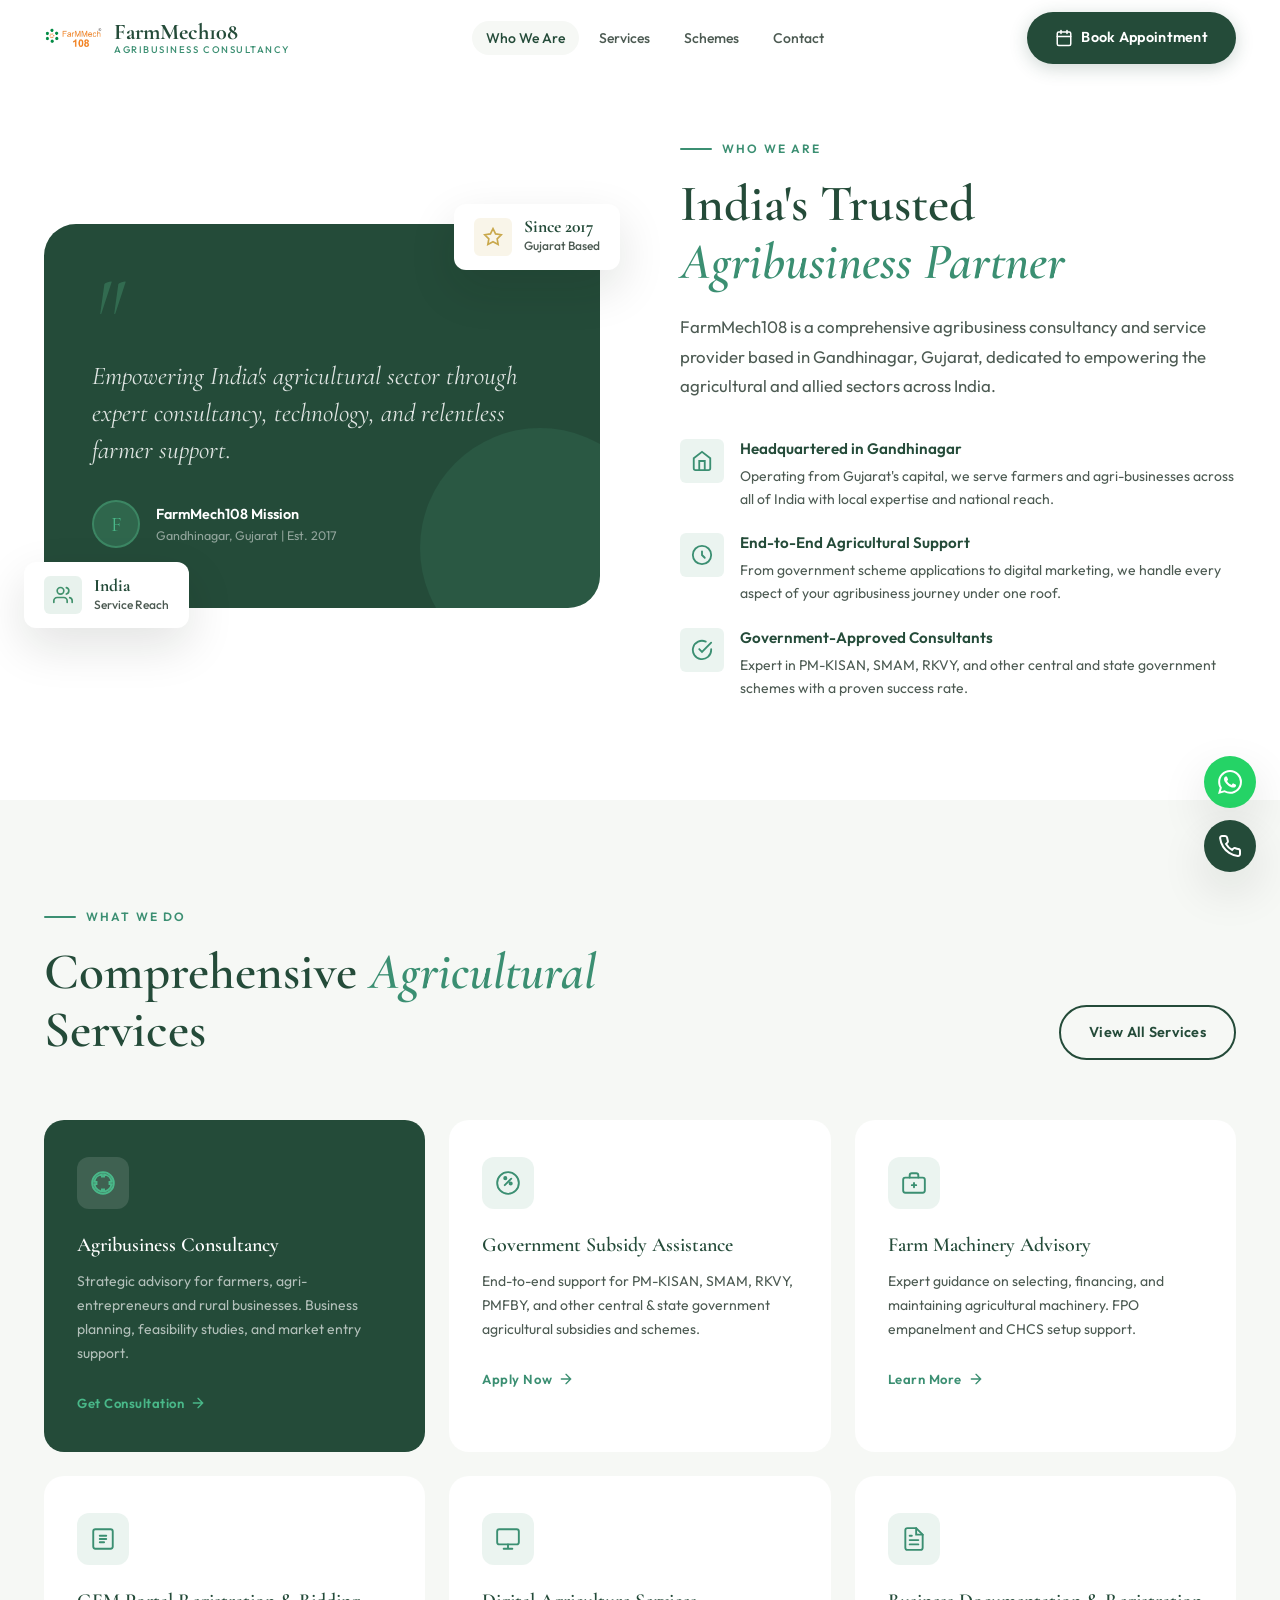
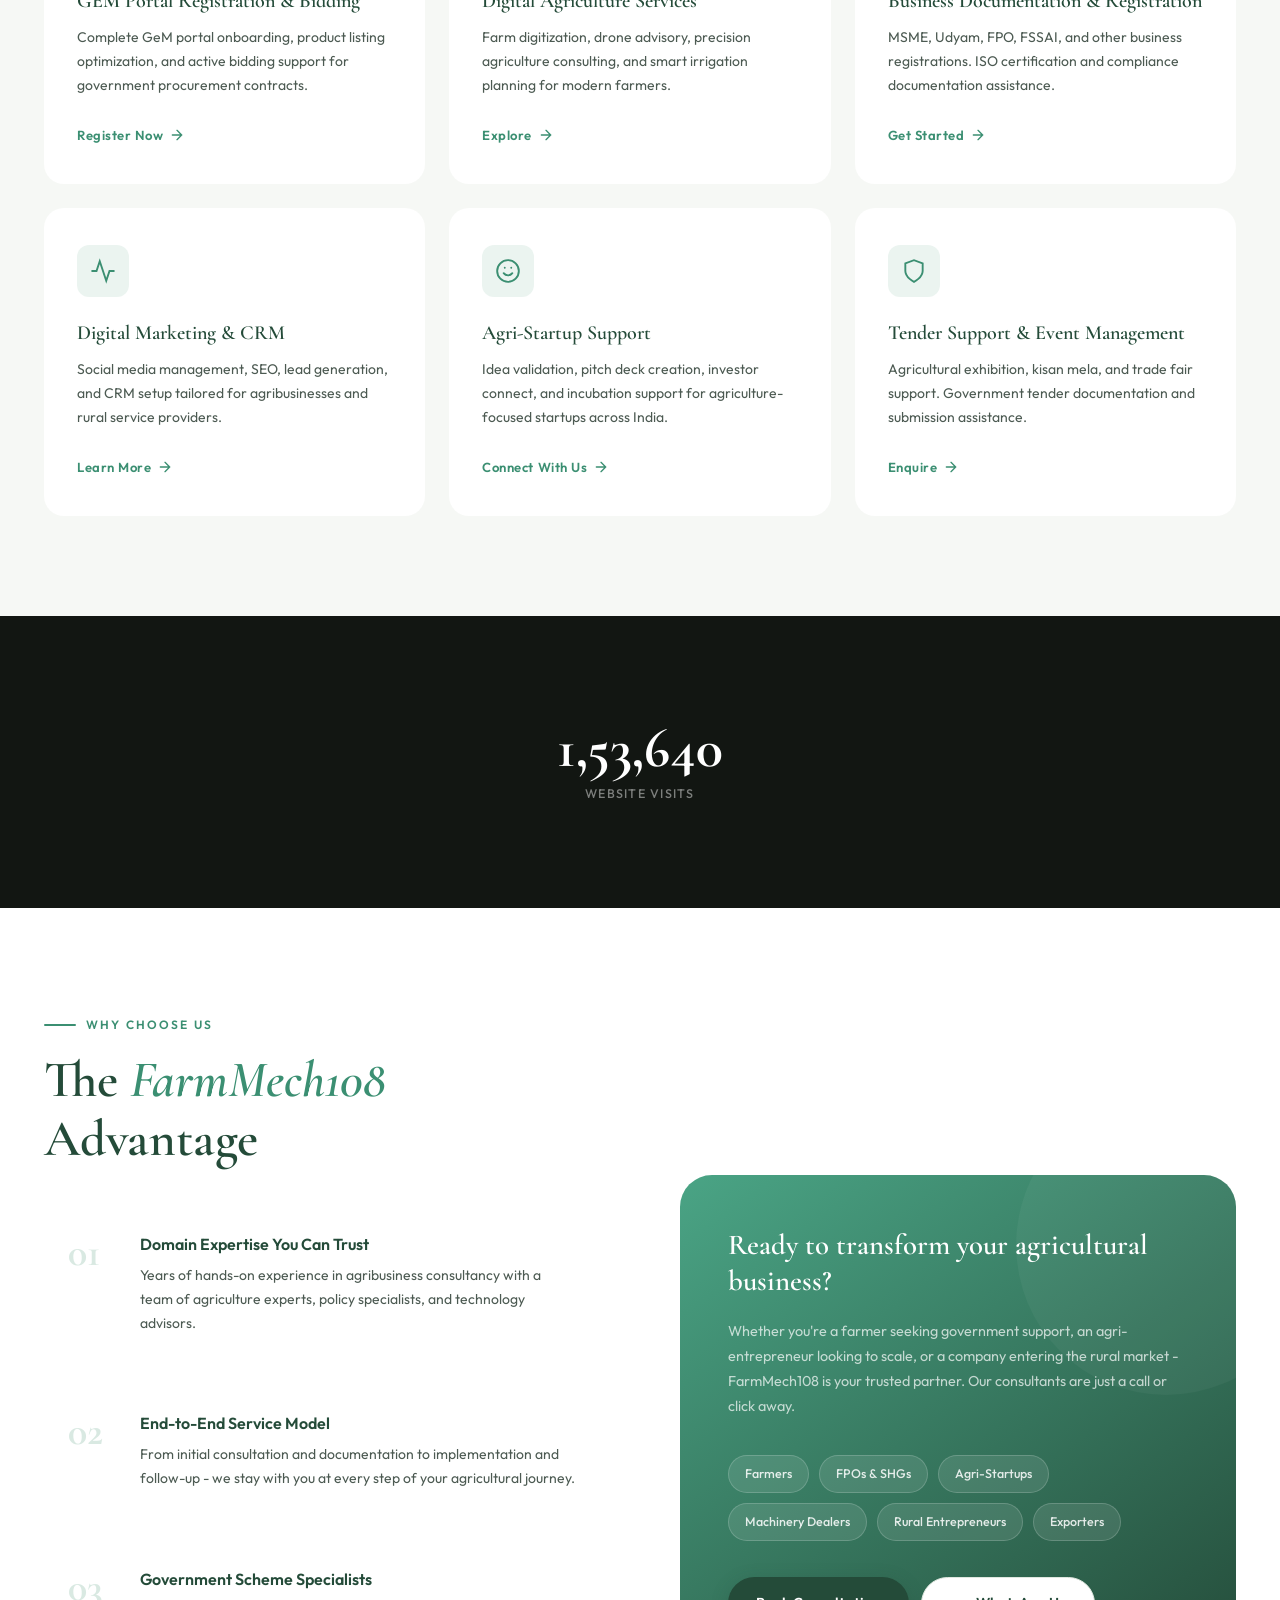
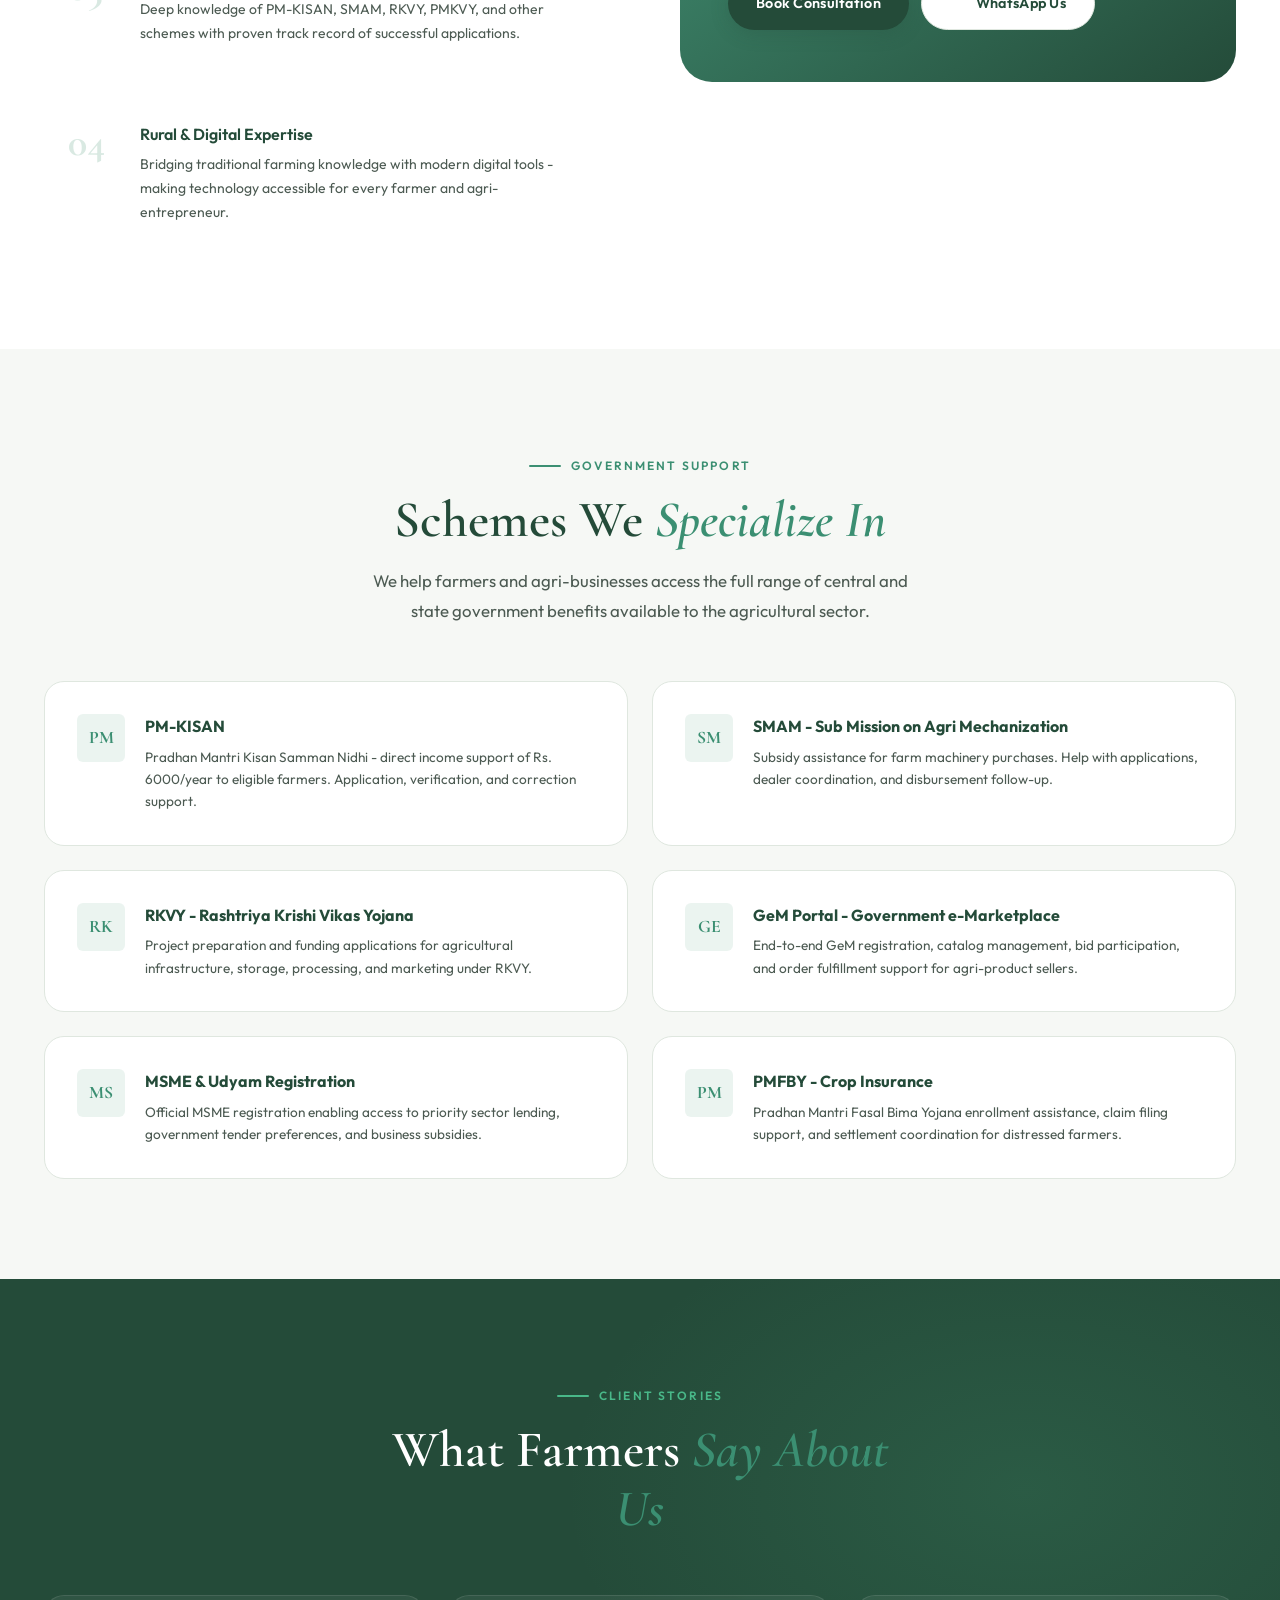
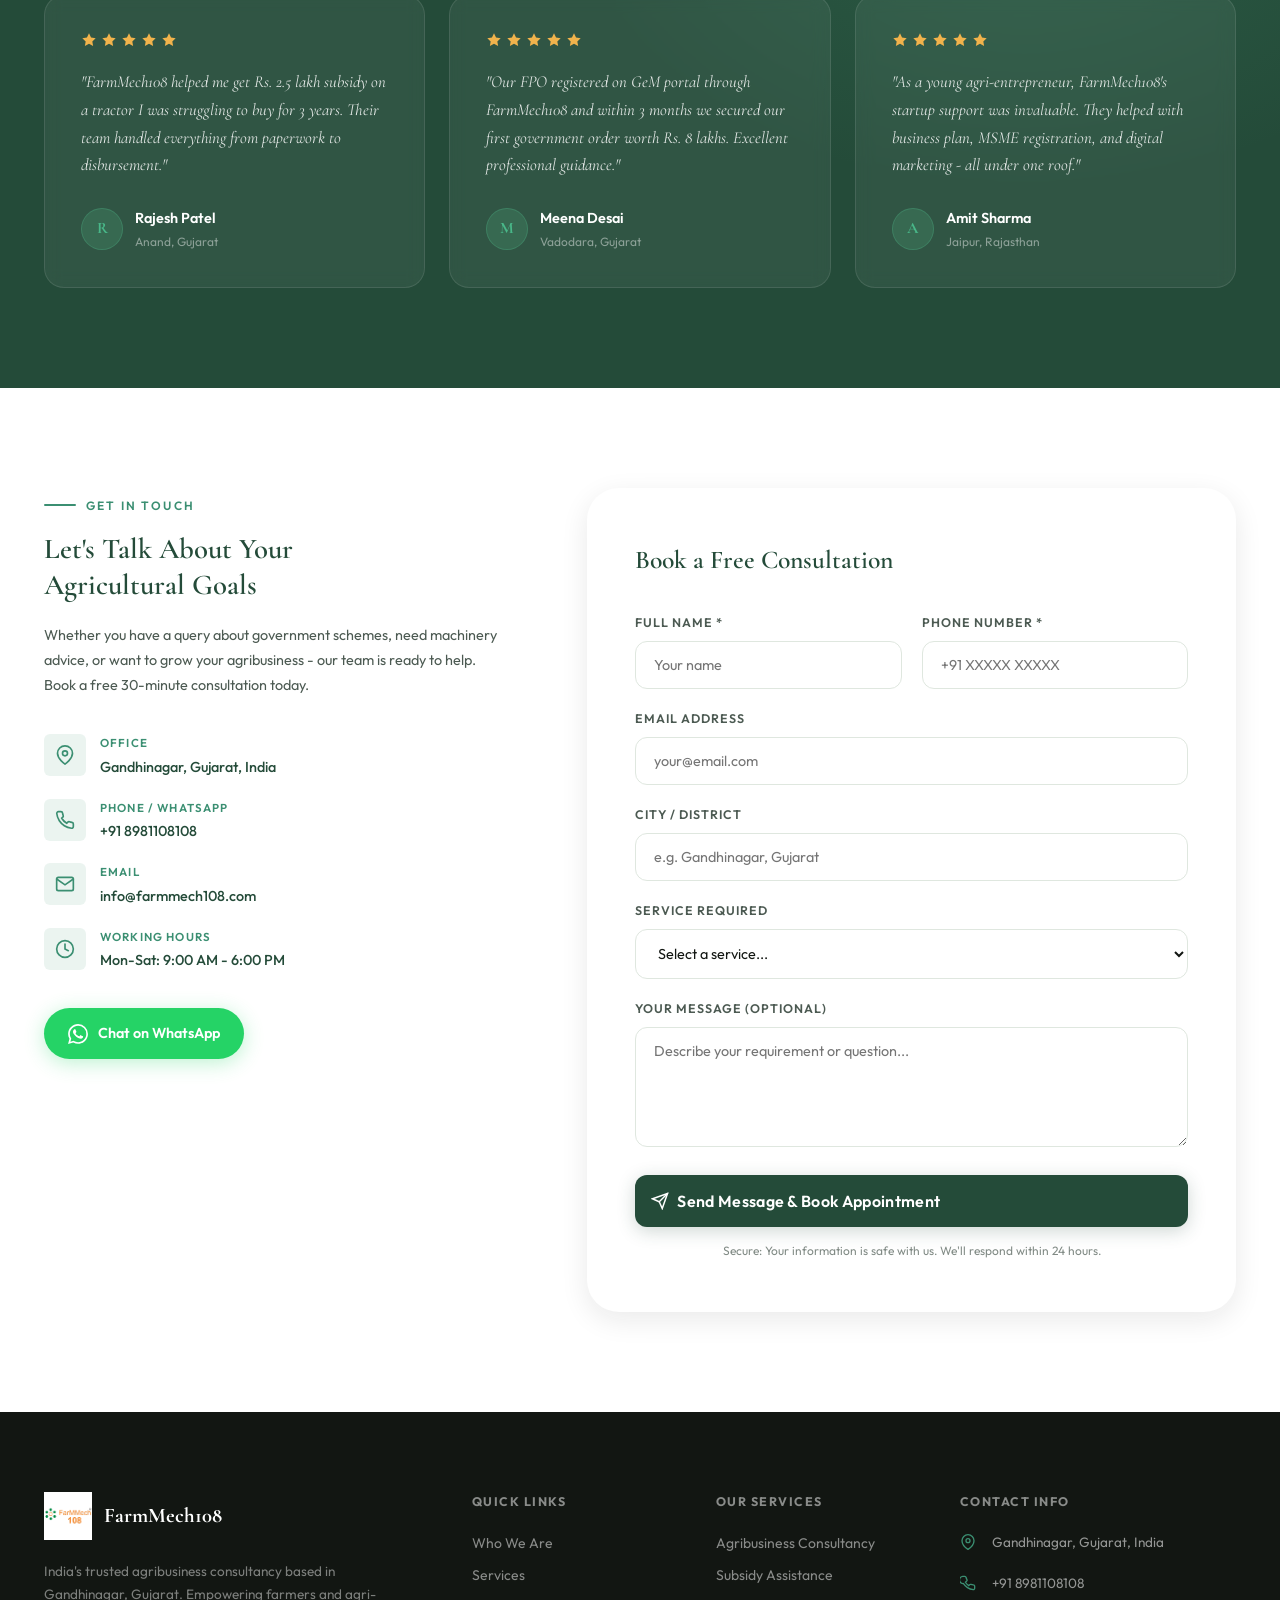
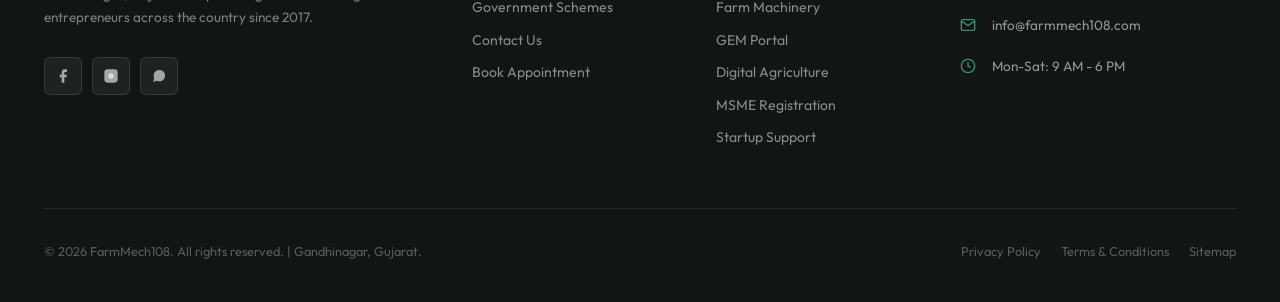
<file: farmmech108.html>
﻿<!DOCTYPE html>
<html lang="en">
<head>
  <meta charset="UTF-8"/>
  <meta name="viewport" content="width=device-width, initial-scale=1.0"/>
  <meta name="description" content="FarmMech108 - India's premier agribusiness consultancy based in Gandhinagar, Gujarat. Expert guidance in farm machinery, government subsidies, GEM portal, and agricultural services."/>
  <meta property="og:title" content="FarmMech108 | Agribusiness Consultancy"/>
  <meta property="og:description" content="Empowering India's agricultural sector through expert consultancy, government scheme support, and digital agriculture services."/>
  <meta property="og:type" content="website"/>
  <title>FarmMech108 | Agribusiness Consultancy & Agricultural Services</title>
  <link rel="preconnect" href="https://fonts.googleapis.com"/>
  <link rel="preconnect" href="https://fonts.gstatic.com" crossorigin/>
  <link href="https://fonts.googleapis.com/css2?family=Cormorant+Garamond:ital,wght@0,400;0,500;0,600;0,700;1,400;1,600&family=Outfit:wght@300;400;500;600;700&display=swap" rel="stylesheet"/>
  <style>
    /* ============================
       CSS CUSTOM PROPERTIES
    ============================ */
    :root {
      --c-ink:       #121612;
      --c-forest:    #244b39;
      --c-sage:      #4aa485;
      --c-fern:      #3b8f72;
      --c-leaf:      #49b889;
      --c-mint:      #e9f6ef;
      --c-cream:     #f6f8f5;
      --c-ivory:     #ffffff;
      --c-sand:      #dfe7df;
      --c-gold:      #f1b34c;
      --c-amber:     #f7c86b;
      --c-slate:     #4c5a52;
      --c-white:     #ffffff;

      --ff-display: 'Cormorant Garamond', Georgia, serif;
      --ff-body:    'Outfit', sans-serif;

      --radius-sm:   6px;
      --radius-md:   12px;
      --radius-lg:   20px;
      --radius-xl:   32px;

      --shadow-sm:   0 2px 8px rgba(18,22,18,.06);
      --shadow-md:   0 8px 28px rgba(18,22,18,.09);
      --shadow-lg:   0 18px 48px rgba(18,22,18,.12);
      --shadow-xl:   0 32px 76px rgba(18,22,18,.14);

      --transition:  0.35s cubic-bezier(0.4,0,0.2,1);

      --max-w:       1240px;
      --nav-h:       76px;
    }

    /* ============================
       RESET & BASE
    ============================ */
    *, *::before, *::after { box-sizing: border-box; margin: 0; padding: 0; }
    html { scroll-behavior: smooth; font-size: 16px; }
    body {
      font-family: var(--ff-body);
      background: var(--c-white);
      color: var(--c-ink);
      line-height: 1.6;
      overflow-x: hidden;
    }
    img { display: block; max-width: 100%; }
    a { text-decoration: none; color: inherit; }
    ul { list-style: none; }
    button { border: none; cursor: pointer; font-family: inherit; }

    /* ============================
       SCROLLBAR
    ============================ */
    ::-webkit-scrollbar { width: 6px; }
    ::-webkit-scrollbar-track { background: var(--c-cream); }
    ::-webkit-scrollbar-thumb { background: var(--c-fern); border-radius: 4px; }

    /* ============================
       TYPOGRAPHY HELPERS
    ============================ */
    .section-eyebrow {
      display: inline-flex;
      align-items: center;
      gap: 10px;
      font-family: var(--ff-body);
      font-size: 0.75rem;
      font-weight: 600;
      letter-spacing: 0.18em;
      text-transform: uppercase;
      color: var(--c-fern);
      margin-bottom: 16px;
    }
    .section-eyebrow::before {
      content: '';
      width: 32px;
      height: 2px;
      background: var(--c-fern);
      border-radius: 2px;
    }
    .section-title {
      font-family: var(--ff-display);
      font-size: clamp(2rem, 4vw, 3.2rem);
      font-weight: 600;
      line-height: 1.15;
      color: var(--c-forest);
    }
    .section-title em {
      font-style: italic;
      color: var(--c-fern);
    }
    .section-lead {
      font-size: 1.05rem;
      color: var(--c-slate);
      max-width: 560px;
      line-height: 1.75;
    }

    /* ============================
       LAYOUT
    ============================ */
    .container {
      width: 100%;
      max-width: var(--max-w);
      margin: 0 auto;
      padding: 0 24px;
    }
    .section-pad { padding: 100px 0; }

    /* ============================
       BUTTONS
    ============================ */
    .btn {
      display: inline-flex;
      align-items: center;
      gap: 8px;
      font-family: var(--ff-body);
      font-size: 0.9rem;
      font-weight: 600;
      border-radius: 50px;
      padding: 14px 28px;
      transition: var(--transition);
      letter-spacing: 0.02em;
    }
    .btn-primary {
      background: var(--c-forest);
      color: var(--c-white);
      box-shadow: 0 4px 18px rgba(36,75,57,.22);
    }
    .btn-primary:hover {
      background: var(--c-sage);
      transform: translateY(-2px);
      box-shadow: 0 8px 26px rgba(36,75,57,.3);
    }
    .btn-outline {
      background: transparent;
      color: var(--c-forest);
      border: 2px solid var(--c-forest);
    }
    .btn-outline:hover {
      background: var(--c-forest);
      color: var(--c-white);
      transform: translateY(-2px);
    }
    .btn-ghost {
      background: var(--c-white);
      color: var(--c-forest);
      border: 1.5px solid var(--c-sand);
    }
    .btn-ghost:hover {
      background: var(--c-mint);
      border-color: rgba(74,164,133,.28);
      transform: translateY(-2px);
    }
    .btn-gold {
      background: var(--c-forest);
      color: var(--c-white);
      box-shadow: 0 4px 18px rgba(36,75,57,.24);
    }
    .btn-gold:hover {
      background: var(--c-sage);
      transform: translateY(-2px);
      box-shadow: 0 8px 26px rgba(36,75,57,.28);
    }
    .btn-accent {
      background: var(--c-gold);
      color: var(--c-forest);
      box-shadow: 0 4px 20px rgba(201,168,76,.35);
    }
    .btn-accent:hover {
      background: var(--c-amber);
      transform: translateY(-2px);
      box-shadow: 0 8px 32px rgba(201,168,76,.45);
    }
    .btn svg { width: 18px; height: 18px; flex-shrink: 0; }

    /* ============================
       NAVBAR
    ============================ */
    .navbar {
      position: fixed;
      top: 0;
      left: 0;
      right: 0;
      height: var(--nav-h);
      z-index: 1000;
      transition: var(--transition);
    }
    .navbar.scrolled {
      background: rgba(255,255,255,0.96);
      backdrop-filter: blur(16px);
      box-shadow: 0 2px 24px rgba(15,26,14,.08);
    }
    .navbar .container {
      height: 100%;
      display: flex;
      align-items: center;
      justify-content: space-between;
    }
    .navbar-brand {
      display: flex;
      align-items: center;
      gap: 12px;
    }
    .navbar-logo {
      width: 58px;
      height: 58px;
      background: var(--c-white);
      border-radius: 0;
      display: flex;
      align-items: center;
      justify-content: center;
      overflow: hidden;
    }
    .navbar-logo img { width: 100%; height: 100%; object-fit: contain; }
    .navbar-wordmark {
      font-family: var(--ff-display);
      font-size: 1.4rem;
      font-weight: 700;
      color: var(--c-forest);
      line-height: 1;
    }
    .navbar-wordmark span {
      display: block;
      font-family: var(--ff-body);
      font-size: 0.6rem;
      font-weight: 500;
      letter-spacing: 0.16em;
      text-transform: uppercase;
      color: var(--c-fern);
      margin-top: 2px;
    }
    .nav-links {
      display: flex;
      align-items: center;
      gap: 6px;
    }
    .nav-link {
      font-size: 0.875rem;
      font-weight: 500;
      color: var(--c-slate);
      padding: 8px 14px;
      border-radius: 50px;
      transition: var(--transition);
      white-space: nowrap;
    }
    .nav-link:hover, .nav-link.active {
      background: var(--c-cream);
      color: var(--c-forest);
    }
    .nav-cta { margin-left: 8px; }

    /* Hamburger */
    .hamburger {
      display: none;
      flex-direction: column;
      gap: 5px;
      padding: 8px;
      background: none;
      z-index: 1100;
    }
    .hamburger span {
      display: block;
      width: 24px;
      height: 2px;
      background: var(--c-forest);
      border-radius: 2px;
      transition: var(--transition);
    }
    .hamburger.open span:nth-child(1) { transform: rotate(45deg) translate(5px, 5px); }
    .hamburger.open span:nth-child(2) { opacity: 0; }
    .hamburger.open span:nth-child(3) { transform: rotate(-45deg) translate(5px, -5px); }

    /* Mobile menu */
    .mobile-menu {
      display: none;
      position: fixed;
      top: 0;
      left: 0;
      right: 0;
      bottom: 0;
      background: var(--c-ivory);
      z-index: 999;
      flex-direction: column;
      align-items: center;
      justify-content: center;
      gap: 8px;
      opacity: 0;
      transform: scale(0.97);
      transition: var(--transition);
    }
    .mobile-menu.open {
      display: flex;
      opacity: 1;
      transform: scale(1);
    }
    .mobile-menu .nav-link {
      font-size: 1.4rem;
      font-family: var(--ff-display);
      padding: 12px 24px;
      font-weight: 600;
    }

    /* ============================
       ABOUT SECTION
    ============================ */
    #about {
      background: var(--c-white);
      padding-top: calc(var(--nav-h) + 56px);
    }
    .about-grid {
      display: grid;
      grid-template-columns: 1fr 1fr;
      gap: 80px;
      align-items: center;
    }
    .about-visual {
      position: relative;
    }
    .about-card {
      background: var(--c-forest);
      border-radius: var(--radius-xl);
      padding: 60px 48px;
      position: relative;
      overflow: hidden;
    }
    .about-card::before {
      content: '';
      position: absolute;
      bottom: -60px;
      right: -60px;
      width: 240px;
      height: 240px;
      border-radius: 50%;
      background: rgba(82,183,136,.12);
    }
    .about-card-quote {
      font-family: var(--ff-display);
      font-size: 1.6rem;
      font-style: italic;
      color: rgba(255,255,255,.85);
      line-height: 1.45;
      margin-bottom: 32px;
      position: relative;
      z-index: 1;
    }
    .about-card-quote::before {
      content: '"';
      display: block;
      font-size: 6rem;
      line-height: 0.6;
      color: rgba(82,183,136,.3);
      margin-bottom: 16px;
      font-family: var(--ff-display);
    }
    .about-card-meta {
      display: flex;
      align-items: center;
      gap: 16px;
      position: relative;
      z-index: 1;
    }
    .about-card-avatar {
      width: 48px;
      height: 48px;
      border-radius: 50%;
      background: rgba(82,183,136,.25);
      border: 2px solid rgba(82,183,136,.4);
      display: flex;
      align-items: center;
      justify-content: center;
      font-family: var(--ff-display);
      font-size: 1.3rem;
      color: var(--c-leaf);
    }
    .about-card-name { font-weight: 600; color: var(--c-white); font-size: 0.9rem; }
    .about-card-role { font-size: 0.78rem; color: rgba(255,255,255,.5); }

    .about-pill {
      position: absolute;
      background: var(--c-white);
      border-radius: var(--radius-md);
      padding: 14px 20px;
      box-shadow: var(--shadow-lg);
      display: flex;
      align-items: center;
      gap: 12px;
    }
    .about-pill-1 { top: -20px; right: -20px; }
    .about-pill-2 { bottom: -20px; left: -20px; }
    .about-pill-icon {
      width: 38px;
      height: 38px;
      border-radius: var(--radius-sm);
      display: flex;
      align-items: center;
      justify-content: center;
    }
    .about-pill-icon svg { width: 20px; height: 20px; }
    .about-pill-label { font-size: 0.75rem; font-weight: 500; color: var(--c-slate); white-space: nowrap; }
    .about-pill-value { font-family: var(--ff-display); font-size: 1.1rem; font-weight: 700; color: var(--c-forest); line-height: 1; }

    .about-content {}
    .about-features {
      margin-top: 36px;
      display: grid;
      gap: 20px;
    }
    .about-feature {
      display: flex;
      gap: 16px;
      align-items: flex-start;
    }
    .about-feature-icon {
      width: 44px;
      height: 44px;
      min-width: 44px;
      border-radius: var(--radius-sm);
      background: rgba(64,145,108,.1);
      display: flex;
      align-items: center;
      justify-content: center;
      margin-top: 2px;
    }
    .about-feature-icon svg { width: 22px; height: 22px; stroke: var(--c-fern); fill: none; stroke-width: 2; stroke-linecap: round; }
    .about-feature-title { font-weight: 600; font-size: 0.95rem; color: var(--c-forest); margin-bottom: 4px; }
    .about-feature-text { font-size: 0.875rem; color: var(--c-slate); line-height: 1.65; }

    /* ============================
       SERVICES
    ============================ */
    #services {
      background: var(--c-cream);
    }
    .services-header {
      display: flex;
      justify-content: space-between;
      align-items: flex-end;
      gap: 24px;
      margin-bottom: 60px;
    }
    .services-grid {
      display: grid;
      grid-template-columns: repeat(3, 1fr);
      gap: 24px;
    }
    .service-card {
      background: var(--c-white);
      border-radius: var(--radius-lg);
      padding: 36px 32px;
      position: relative;
      overflow: hidden;
      transition: var(--transition);
      border: 1px solid transparent;
      cursor: default;
    }
    .service-card::before {
      content: '';
      position: absolute;
      bottom: 0;
      left: 0;
      right: 0;
      height: 3px;
      background: linear-gradient(90deg, var(--c-fern), var(--c-leaf));
      transform: scaleX(0);
      transform-origin: left;
      transition: var(--transition);
    }
    .service-card:hover {
      transform: translateY(-6px);
      box-shadow: var(--shadow-lg);
      border-color: rgba(64,145,108,.1);
    }
    .service-card:hover::before { transform: scaleX(1); }
    .service-card.featured {
      background: var(--c-forest);
      color: var(--c-white);
    }
    .service-card.featured::before { display: none; }
    .service-card.featured:hover { background: var(--c-sage); }

    .service-icon {
      width: 52px;
      height: 52px;
      border-radius: var(--radius-md);
      display: flex;
      align-items: center;
      justify-content: center;
      margin-bottom: 24px;
    }
    .service-icon svg { width: 26px; height: 26px; stroke-width: 1.75; stroke-linecap: round; }
    .service-card:not(.featured) .service-icon { background: rgba(64,145,108,.1); }
    .service-card:not(.featured) .service-icon svg { stroke: var(--c-fern); fill: none; }
    .service-card.featured .service-icon { background: rgba(255,255,255,.12); }
    .service-card.featured .service-icon svg { stroke: var(--c-leaf); fill: none; }

    .service-name {
      font-family: var(--ff-display);
      font-size: 1.25rem;
      font-weight: 600;
      margin-bottom: 12px;
      color: var(--c-forest);
      line-height: 1.25;
    }
    .service-card.featured .service-name { color: var(--c-white); }
    .service-desc {
      font-size: 0.875rem;
      line-height: 1.7;
      color: var(--c-slate);
      margin-bottom: 24px;
    }
    .service-card.featured .service-desc { color: rgba(255,255,255,.65); }
    .service-link {
      display: inline-flex;
      align-items: center;
      gap: 6px;
      font-size: 0.82rem;
      font-weight: 600;
      color: var(--c-fern);
      letter-spacing: 0.04em;
      transition: gap var(--transition);
    }
    .service-link svg { width: 16px; height: 16px; }
    .service-card:hover .service-link { gap: 10px; }
    .service-card.featured .service-link { color: var(--c-leaf); }

    /* ============================
       STATS BAND
    ============================ */
    .stats-band {
      background: var(--c-ink);
      padding: 80px 0;
    }
    .stats-grid {
      display: grid;
      grid-template-columns: repeat(4, 1fr);
      gap: 0;
    }
    .stats-grid.visits-only {
      grid-template-columns: minmax(240px, 520px);
      justify-content: center;
    }
    .stat-item {
      text-align: center;
      padding: 24px;
      position: relative;
    }
    .stat-item:not(:last-child)::after {
      content: '';
      position: absolute;
      right: 0;
      top: 25%;
      height: 50%;
      width: 1px;
      background: rgba(255,255,255,.1);
    }
    .stat-num {
      font-family: var(--ff-display);
      font-size: 3.5rem;
      font-weight: 700;
      color: var(--c-white);
      line-height: 1;
      margin-bottom: 8px;
    }
    .stat-num .stat-suffix {
      font-size: 2rem;
      color: var(--c-leaf);
    }
    .stat-label {
      font-size: 0.78rem;
      font-weight: 500;
      letter-spacing: 0.1em;
      text-transform: uppercase;
      color: rgba(255,255,255,.45);
    }

    /* ============================
       WHY US
    ============================ */
    #why {
      background: var(--c-white);
    }
    .why-grid {
      display: grid;
      grid-template-columns: 1fr 1fr;
      gap: 80px;
      align-items: center;
    }
    .why-features { display: grid; gap: 28px; }
    .why-feature {
      display: flex;
      gap: 20px;
      padding: 24px;
      border-radius: var(--radius-md);
      transition: var(--transition);
    }
    .why-feature:hover {
      background: var(--c-cream);
    }
    .why-feature-num {
      font-family: var(--ff-display);
      font-size: 2.5rem;
      font-weight: 700;
      color: rgba(64,145,108,.2);
      line-height: 1;
      min-width: 52px;
    }
    .why-feature-title { font-weight: 600; font-size: 1rem; color: var(--c-forest); margin-bottom: 6px; }
    .why-feature-text { font-size: 0.875rem; color: var(--c-slate); line-height: 1.7; }

    .why-visual {
      position: relative;
    }
    .why-big-card {
      background: linear-gradient(145deg, var(--c-sage), var(--c-forest));
      border-radius: var(--radius-xl);
      padding: 52px 48px;
      color: var(--c-white);
      position: relative;
      overflow: hidden;
    }
    .why-big-card::before {
      content: '';
      position: absolute;
      top: -80px;
      right: -80px;
      width: 300px;
      height: 300px;
      border-radius: 50%;
      background: rgba(255,255,255,.04);
    }
    .why-big-card-title {
      font-family: var(--ff-display);
      font-size: 1.8rem;
      font-weight: 600;
      line-height: 1.25;
      margin-bottom: 20px;
      position: relative;
    }
    .why-big-card-text {
      font-size: 0.9rem;
      line-height: 1.75;
      color: rgba(255,255,255,.7);
      margin-bottom: 36px;
      position: relative;
    }
    .why-tags { display: flex; flex-wrap: wrap; gap: 10px; position: relative; }
    .why-tag {
      background: rgba(255,255,255,.1);
      border: 1px solid rgba(255,255,255,.18);
      border-radius: 50px;
      padding: 8px 16px;
      font-size: 0.78rem;
      font-weight: 500;
      color: rgba(255,255,255,.85);
    }

    /* ============================
       GOVT SCHEMES SECTION
    ============================ */
    #schemes {
      background: var(--c-cream);
    }
    .schemes-grid {
      display: grid;
      grid-template-columns: repeat(2, 1fr);
      gap: 24px;
      margin-top: 56px;
    }
    .scheme-card {
      background: var(--c-white);
      border-radius: var(--radius-lg);
      padding: 32px;
      display: flex;
      gap: 20px;
      align-items: flex-start;
      transition: var(--transition);
      border: 1px solid var(--c-sand);
    }
    .scheme-card:hover {
      box-shadow: var(--shadow-md);
      transform: translateY(-3px);
      border-color: rgba(64,145,108,.2);
    }
    .scheme-badge {
      min-width: 48px;
      height: 48px;
      border-radius: var(--radius-sm);
      background: rgba(64,145,108,.1);
      display: flex;
      align-items: center;
      justify-content: center;
      font-family: var(--ff-display);
      font-size: 1.1rem;
      font-weight: 700;
      color: var(--c-fern);
    }
    .scheme-title { font-weight: 700; font-size: 1rem; color: var(--c-forest); margin-bottom: 6px; }
    .scheme-text { font-size: 0.85rem; color: var(--c-slate); line-height: 1.65; }

    /* ============================
       TESTIMONIALS
    ============================ */
    #testimonials {
      background: var(--c-forest);
      overflow: hidden;
      position: relative;
    }
    #testimonials::before {
      content: '';
      position: absolute;
      top: 0;
      left: 0;
      right: 0;
      bottom: 0;
      background: radial-gradient(ellipse 60% 70% at 80% 30%, rgba(82,183,136,.15) 0%, transparent 60%);
      pointer-events: none;
    }
    #testimonials .section-eyebrow { color: var(--c-leaf); }
    #testimonials .section-eyebrow::before { background: var(--c-leaf); }
    #testimonials .section-title { color: var(--c-white); }
    .testimonials-grid {
      display: grid;
      grid-template-columns: repeat(3, 1fr);
      gap: 24px;
      margin-top: 56px;
    }
    .testimonial-card {
      background: rgba(255,255,255,.06);
      border: 1px solid rgba(255,255,255,.1);
      border-radius: var(--radius-lg);
      padding: 36px;
      backdrop-filter: blur(8px);
      transition: var(--transition);
    }
    .testimonial-card:hover {
      background: rgba(255,255,255,.1);
      transform: translateY(-4px);
    }
    .testimonial-stars { display: flex; gap: 4px; margin-bottom: 20px; }
    .testimonial-stars svg { width: 16px; height: 16px; fill: var(--c-gold); }
    .testimonial-text {
      font-family: var(--ff-display);
      font-size: 1.05rem;
      font-style: italic;
      color: rgba(255,255,255,.85);
      line-height: 1.65;
      margin-bottom: 28px;
    }
    .testimonial-author { display: flex; align-items: center; gap: 12px; }
    .testimonial-avatar {
      width: 42px;
      height: 42px;
      border-radius: 50%;
      background: rgba(82,183,136,.2);
      display: flex;
      align-items: center;
      justify-content: center;
      font-family: var(--ff-display);
      font-size: 1rem;
      font-weight: 700;
      color: var(--c-leaf);
      border: 1px solid rgba(82,183,136,.3);
    }
    .testimonial-name { font-weight: 600; font-size: 0.9rem; color: var(--c-white); }
    .testimonial-loc { font-size: 0.75rem; color: rgba(255,255,255,.45); margin-top: 2px; }

    /* ============================
       CONTACT
    ============================ */
    #contact {
      background: var(--c-white);
    }
    .contact-grid {
      display: grid;
      grid-template-columns: 5fr 7fr;
      gap: 80px;
      align-items: start;
    }
    .contact-info-title {
      font-family: var(--ff-display);
      font-size: 1.8rem;
      font-weight: 600;
      color: var(--c-forest);
      line-height: 1.25;
      margin-bottom: 20px;
    }
    .contact-info-text { font-size: 0.9rem; color: var(--c-slate); line-height: 1.75; margin-bottom: 36px; }
    .contact-details { display: grid; gap: 20px; margin-bottom: 36px; }
    .contact-detail-item { display: flex; gap: 14px; align-items: flex-start; }
    .contact-detail-icon {
      width: 42px;
      height: 42px;
      min-width: 42px;
      border-radius: var(--radius-sm);
      background: rgba(64,145,108,.1);
      display: flex;
      align-items: center;
      justify-content: center;
    }
    .contact-detail-icon svg { width: 20px; height: 20px; stroke: var(--c-fern); fill: none; stroke-width: 2; stroke-linecap: round; }
    .contact-detail-label { font-size: 0.72rem; font-weight: 600; letter-spacing: 0.1em; text-transform: uppercase; color: var(--c-fern); }
    .contact-detail-value { font-size: 0.9rem; font-weight: 500; color: var(--c-forest); margin-top: 3px; }
    .contact-wa-btn {
      display: inline-flex;
      align-items: center;
      gap: 10px;
      background: #25D366;
      color: var(--c-white);
      border-radius: 50px;
      padding: 14px 24px;
      font-weight: 600;
      font-size: 0.9rem;
      transition: var(--transition);
      box-shadow: 0 4px 20px rgba(37,211,102,.3);
    }
    .contact-wa-btn:hover { background: #1ebe5d; transform: translateY(-2px); box-shadow: 0 8px 32px rgba(37,211,102,.4); }
    .contact-wa-btn svg { width: 20px; height: 20px; fill: var(--c-white); }

    .contact-form {
      background: var(--c-white);
      border-radius: var(--radius-xl);
      padding: 52px 48px;
      box-shadow: var(--shadow-md);
    }
    .contact-form-title { font-family: var(--ff-display); font-size: 1.6rem; font-weight: 600; color: var(--c-forest); margin-bottom: 32px; }
    .form-row { display: grid; grid-template-columns: 1fr 1fr; gap: 20px; }
    .form-group { margin-bottom: 20px; }
    .form-group label {
      display: block;
      font-size: 0.78rem;
      font-weight: 600;
      letter-spacing: 0.08em;
      text-transform: uppercase;
      color: var(--c-slate);
      margin-bottom: 8px;
    }
    .form-group input,
    .form-group select,
    .form-group textarea {
      width: 100%;
      padding: 14px 18px;
      border: 1.5px solid var(--c-sand);
      border-radius: var(--radius-md);
      font-family: var(--ff-body);
      font-size: 0.9rem;
      color: var(--c-ink);
      background: var(--c-ivory);
      transition: var(--transition);
      outline: none;
    }
    .form-group input:focus,
    .form-group select:focus,
    .form-group textarea:focus {
      border-color: var(--c-fern);
      background: var(--c-white);
      box-shadow: 0 0 0 4px rgba(64,145,108,.1);
    }
    .form-group textarea { resize: vertical; min-height: 120px; }
    .form-submit { width: 100%; padding: 16px; font-size: 1rem; border-radius: var(--radius-md); }
    .form-note { font-size: 0.75rem; color: var(--c-slate); text-align: center; margin-top: 14px; opacity: 0.7; }
    .form-success {
      display: none;
      text-align: center;
      padding: 40px;
      color: var(--c-forest);
    }
    .form-success svg { width: 56px; height: 56px; stroke: var(--c-fern); fill: none; stroke-width: 1.5; margin: 0 auto 16px; }
    .form-success h3 { font-family: var(--ff-display); font-size: 1.6rem; margin-bottom: 10px; }
    .form-success p { font-size: 0.9rem; color: var(--c-slate); }

    /* ============================
       FOOTER
    ============================ */
    .footer {
      background: var(--c-ink);
      padding: 80px 0 40px;
    }
    .footer-grid {
      display: grid;
      grid-template-columns: 2fr 1fr 1fr 1.5fr;
      gap: 60px;
      margin-bottom: 60px;
    }
    .footer-brand {}
    .footer-logo {
      display: flex;
      align-items: center;
      gap: 12px;
      margin-bottom: 20px;
    }
    .footer-logo-mark {
      width: 48px;
      height: 48px;
      background: var(--c-white);
      border-radius: 0;
      display: flex;
      align-items: center;
      justify-content: center;
      overflow: hidden;
    }
    .footer-logo-mark img { width: 100%; height: 100%; object-fit: contain; }
    .footer-wordmark { font-family: var(--ff-display); font-size: 1.3rem; font-weight: 700; color: var(--c-white); }
    .footer-brand-text { font-size: 0.85rem; color: rgba(255,255,255,.45); line-height: 1.7; margin-bottom: 28px; }
    .footer-socials { display: flex; gap: 10px; }
    .footer-social {
      width: 38px;
      height: 38px;
      border-radius: var(--radius-sm);
      background: rgba(255,255,255,.06);
      border: 1px solid rgba(255,255,255,.1);
      display: flex;
      align-items: center;
      justify-content: center;
      transition: var(--transition);
    }
    .footer-social:hover { background: var(--c-fern); border-color: var(--c-fern); }
    .footer-social svg { width: 16px; height: 16px; fill: rgba(255,255,255,.6); }
    .footer-social:hover svg { fill: var(--c-white); }

    .footer-col-title { font-size: 0.78rem; font-weight: 700; letter-spacing: 0.12em; text-transform: uppercase; color: rgba(255,255,255,.5); margin-bottom: 20px; }
    .footer-links { display: grid; gap: 10px; }
    .footer-link { font-size: 0.875rem; color: rgba(255,255,255,.5); transition: var(--transition); }
    .footer-link:hover { color: var(--c-leaf); }

    .footer-contact-item { display: flex; gap: 12px; align-items: flex-start; margin-bottom: 16px; }
    .footer-contact-icon { min-width: 20px; }
    .footer-contact-icon svg { width: 16px; height: 16px; stroke: var(--c-fern); fill: none; stroke-width: 2; margin-top: 2px; }
    .footer-contact-text { font-size: 0.85rem; color: rgba(255,255,255,.55); line-height: 1.6; }

    .footer-bottom {
      border-top: 1px solid rgba(255,255,255,.08);
      padding-top: 32px;
      display: flex;
      align-items: center;
      justify-content: space-between;
      gap: 16px;
    }
    .footer-copy { font-size: 0.8rem; color: rgba(255,255,255,.3); }
    .footer-legal { display: flex; gap: 20px; }
    .footer-legal a { font-size: 0.8rem; color: rgba(255,255,255,.3); transition: color var(--transition); }
    .footer-legal a:hover { color: var(--c-leaf); }

    /* ============================
       FLOATING BUTTONS
    ============================ */
    .floating-btns {
      position: fixed;
      bottom: 28px;
      right: 24px;
      display: flex;
      flex-direction: column;
      gap: 12px;
      z-index: 900;
    }
    .float-btn {
      width: 52px;
      height: 52px;
      border-radius: 50%;
      display: flex;
      align-items: center;
      justify-content: center;
      box-shadow: var(--shadow-lg);
      transition: var(--transition);
      position: relative;
    }
    .float-btn:hover { transform: scale(1.1); }
    .float-btn::before {
      content: attr(data-tip);
      position: absolute;
      right: 64px;
      background: var(--c-ink);
      color: var(--c-white);
      padding: 6px 12px;
      border-radius: var(--radius-sm);
      font-size: 0.75rem;
      font-weight: 500;
      white-space: nowrap;
      opacity: 0;
      pointer-events: none;
      transition: opacity var(--transition);
    }
    .float-btn:hover::before { opacity: 1; }
    .float-wa { background: #25D366; }
    .float-call { background: var(--c-forest); }
    .float-btn svg { width: 24px; height: 24px; }
    .float-wa svg { fill: var(--c-white); }
    .float-call svg { stroke: var(--c-white); fill: none; stroke-width: 2; stroke-linecap: round; }

    /* ============================
       SCROLL REVEAL
    ============================ */
    .reveal {
      opacity: 0;
      transform: translateY(28px);
      transition: opacity 0.65s ease, transform 0.65s ease;
    }
    .reveal.visible {
      opacity: 1;
      transform: translateY(0);
    }
    .reveal-delay-1 { transition-delay: 0.1s; }
    .reveal-delay-2 { transition-delay: 0.2s; }
    .reveal-delay-3 { transition-delay: 0.3s; }
    .reveal-delay-4 { transition-delay: 0.4s; }

    /* ============================
       RESPONSIVE
    ============================ */
    @media (max-width: 1024px) {
      .services-grid { grid-template-columns: repeat(2, 1fr); }
      .about-grid, .why-grid, .contact-grid { grid-template-columns: 1fr; gap: 48px; }
      .footer-grid { grid-template-columns: 1fr 1fr; }
      .about-visual { order: -1; }
    }
    @media (max-width: 768px) {
      :root { --nav-h: 64px; }
      .section-pad { padding: 72px 0; }
      .nav-links, .nav-cta { display: none; }
      .hamburger { display: flex; }
      .services-header { flex-direction: column; align-items: flex-start; }
      .services-grid, .testimonials-grid { grid-template-columns: 1fr; }
      .schemes-grid { grid-template-columns: 1fr; }
      .stats-grid { grid-template-columns: repeat(2, 1fr); }
      .stat-item:nth-child(2)::after { display: none; }
      .footer-grid { grid-template-columns: 1fr; gap: 36px; }
      .footer-bottom { flex-direction: column; text-align: center; }
      .form-row { grid-template-columns: 1fr; }
      .contact-form { padding: 32px 24px; }
      .about-card { padding: 40px 28px; }
      .about-pill-1, .about-pill-2 { display: none; }
    }
    @media (max-width: 480px) {
      .stats-grid { grid-template-columns: 1fr; }
    }
  </style>
</head>
<body>

<!-- ============================
     NAVIGATION
============================ -->
<nav class="navbar" id="navbar">
  <div class="container">
    <a href="#about" class="navbar-brand">
      <div class="navbar-logo">
        <img src="farmmech108.png" alt="FarmMech108 logo"/>
      </div>
      <div class="navbar-wordmark">
        FarmMech108
        <span>Agribusiness Consultancy</span>
      </div>
    </a>

    <ul class="nav-links">
      <li><a href="#about" class="nav-link active">Who We Are</a></li>
      <li><a href="#services" class="nav-link">Services</a></li>
      <li><a href="#schemes" class="nav-link">Schemes</a></li>
      <li><a href="#contact" class="nav-link">Contact</a></li>
    </ul>
    <a href="#contact" class="btn btn-primary nav-cta">
      <svg viewBox="0 0 24 24" fill="none" stroke="currentColor" stroke-width="2" stroke-linecap="round"><rect x="3" y="4" width="18" height="18" rx="2"/><line x1="16" y1="2" x2="16" y2="6"/><line x1="8" y1="2" x2="8" y2="6"/><line x1="3" y1="10" x2="21" y2="10"/></svg>
      Book Appointment
    </a>

    <button class="hamburger" id="hamburger" aria-label="Menu">
      <span></span><span></span><span></span>
    </button>
  </div>
</nav>

<!-- Mobile Menu -->
<div class="mobile-menu" id="mobileMenu">
  <a href="#about" class="nav-link" onclick="closeMobileMenu()">Who We Are</a>
  <a href="#services" class="nav-link" onclick="closeMobileMenu()">Services</a>
  <a href="#schemes" class="nav-link" onclick="closeMobileMenu()">Schemes</a>
  <a href="#contact" class="nav-link" onclick="closeMobileMenu()">Contact</a>
  <a href="#contact" class="btn btn-primary" style="margin-top:16px" onclick="closeMobileMenu()">Book Appointment</a>
</div>

<!-- ============================
     ABOUT
============================ -->
<section class="section-pad" id="about">
  <div class="container">
    <div class="about-grid">

      <div class="about-visual reveal">
        <div class="about-card">
          <div class="about-card-quote">
            Empowering India's agricultural sector through expert consultancy, technology, and relentless farmer support.
          </div>
          <div class="about-card-meta">
            <div class="about-card-avatar">F</div>
            <div>
              <div class="about-card-name">FarmMech108 Mission</div>
              <div class="about-card-role">Gandhinagar, Gujarat | Est. 2017</div>
            </div>
          </div>
        </div>
        <div class="about-pill about-pill-1">
          <div class="about-pill-icon" style="background:rgba(201,168,76,.12)">
            <svg viewBox="0 0 24 24" fill="none" stroke="#c9a84c" stroke-width="2" stroke-linecap="round"><path d="M12 2l3.09 6.26L22 9.27l-5 4.87 1.18 6.88L12 17.77l-6.18 3.25L7 14.14 2 9.27l6.91-1.01L12 2z"/></svg>
          </div>
          <div>
            <div class="about-pill-value">Since 2017</div>
            <div class="about-pill-label">Gujarat Based</div>
          </div>
        </div>
        <div class="about-pill about-pill-2">
          <div class="about-pill-icon" style="background:rgba(64,145,108,.12)">
            <svg viewBox="0 0 24 24" fill="none" stroke="#40916c" stroke-width="2" stroke-linecap="round"><path d="M17 21v-2a4 4 0 0 0-4-4H5a4 4 0 0 0-4 4v2"/><circle cx="9" cy="7" r="4"/><path d="M23 21v-2a4 4 0 0 0-3-3.87M16 3.13a4 4 0 0 1 0 7.75"/></svg>
          </div>
          <div>
            <div class="about-pill-value">India</div>
            <div class="about-pill-label">Service Reach</div>
          </div>
        </div>
      </div>

      <div class="about-content reveal reveal-delay-2">
        <div class="section-eyebrow">Who We Are</div>
        <h1 class="section-title" style="margin-bottom:20px">
          India's Trusted<br/><em>Agribusiness Partner</em>
        </h1>
        <p class="section-lead">
          FarmMech108 is a comprehensive agribusiness consultancy and service provider based in Gandhinagar, Gujarat, dedicated to empowering the agricultural and allied sectors across India.
        </p>

        <div class="about-features">
          <div class="about-feature">
            <div class="about-feature-icon">
              <svg viewBox="0 0 24 24"><path d="M3 9l9-7 9 7v11a2 2 0 01-2 2H5a2 2 0 01-2-2V9z"/><polyline points="9 22 9 12 15 12 15 22"/></svg>
            </div>
            <div>
              <div class="about-feature-title">Headquartered in Gandhinagar</div>
              <div class="about-feature-text">Operating from Gujarat's capital, we serve farmers and agri-businesses across all of India with local expertise and national reach.</div>
            </div>
          </div>
          <div class="about-feature">
            <div class="about-feature-icon">
              <svg viewBox="0 0 24 24"><circle cx="12" cy="12" r="10"/><path d="M12 8v4l3 3"/></svg>
            </div>
            <div>
              <div class="about-feature-title">End-to-End Agricultural Support</div>
              <div class="about-feature-text">From government scheme applications to digital marketing, we handle every aspect of your agribusiness journey under one roof.</div>
            </div>
          </div>
          <div class="about-feature">
            <div class="about-feature-icon">
              <svg viewBox="0 0 24 24"><path d="M22 11.08V12a10 10 0 11-5.93-9.14"/><polyline points="22 4 12 14.01 9 11.01"/></svg>
            </div>
            <div>
              <div class="about-feature-title">Government-Approved Consultants</div>
              <div class="about-feature-text">Expert in PM-KISAN, SMAM, RKVY, and other central and state government schemes with a proven success rate.</div>
            </div>
          </div>
        </div>
      </div>

    </div>
  </div>
</section>

<!-- ============================
     SERVICES
============================ -->
<section class="section-pad" id="services">
  <div class="container">
    <div class="services-header reveal">
      <div>
        <div class="section-eyebrow">What We Do</div>
        <h2 class="section-title">Comprehensive <em>Agricultural</em><br/>Services</h2>
      </div>
      <a href="#contact" class="btn btn-outline" style="white-space:nowrap">View All Services</a>
    </div>

    <div class="services-grid">

      <div class="service-card featured reveal">
        <div class="service-icon">
          <svg viewBox="0 0 24 24"><path d="M12 2C6.48 2 2 6.48 2 12s4.48 10 10 10 10-4.48 10-10S17.52 2 12 2zm-1 17.93V18h2v1.93A8.01 8.01 0 0 1 4.07 13H6v-2H4.07A8.01 8.01 0 0 1 11 4.07V6h2V4.07A8.01 8.01 0 0 1 19.93 11H18v2h1.93A8.01 8.01 0 0 1 11 19.93z"/></svg>
        </div>
        <div class="service-name">Agribusiness Consultancy</div>
        <div class="service-desc">Strategic advisory for farmers, agri-entrepreneurs and rural businesses. Business planning, feasibility studies, and market entry support.</div>
        <a href="#contact" class="service-link">
          Get Consultation
          <svg viewBox="0 0 24 24" fill="none" stroke="currentColor" stroke-width="2" stroke-linecap="round"><path d="M5 12h14M12 5l7 7-7 7"/></svg>
        </a>
      </div>

      <div class="service-card reveal reveal-delay-1">
        <div class="service-icon">
          <svg viewBox="0 0 24 24"><path d="M9 14l6-6M9.5 8.5a1 1 0 1 0 0-2 1 1 0 0 0 0 2zm5 5a1 1 0 1 0 0-2 1 1 0 0 0 0 2z"/><path d="M12 2a10 10 0 1 0 0 20A10 10 0 0 0 12 2z"/></svg>
        </div>
        <div class="service-name">Government Subsidy Assistance</div>
        <div class="service-desc">End-to-end support for PM-KISAN, SMAM, RKVY, PMFBY, and other central & state government agricultural subsidies and schemes.</div>
        <a href="#contact" class="service-link">
          Apply Now
          <svg viewBox="0 0 24 24" fill="none" stroke="currentColor" stroke-width="2" stroke-linecap="round"><path d="M5 12h14M12 5l7 7-7 7"/></svg>
        </a>
      </div>

      <div class="service-card reveal reveal-delay-2">
        <div class="service-icon">
          <svg viewBox="0 0 24 24"><rect x="2" y="7" width="20" height="14" rx="2"/><path d="M16 7V5a2 2 0 0 0-2-2h-4a2 2 0 0 0-2 2v2"/><line x1="12" y1="12" x2="12" y2="16"/><line x1="10" y1="14" x2="14" y2="14"/></svg>
        </div>
        <div class="service-name">Farm Machinery Advisory</div>
        <div class="service-desc">Expert guidance on selecting, financing, and maintaining agricultural machinery. FPO empanelment and CHCS setup support.</div>
        <a href="#contact" class="service-link">
          Learn More
          <svg viewBox="0 0 24 24" fill="none" stroke="currentColor" stroke-width="2" stroke-linecap="round"><path d="M5 12h14M12 5l7 7-7 7"/></svg>
        </a>
      </div>

      <div class="service-card reveal reveal-delay-1">
        <div class="service-icon">
          <svg viewBox="0 0 24 24"><rect x="3" y="3" width="18" height="18" rx="2"/><path d="M9 9h6M9 12h6M9 15h4"/></svg>
        </div>
        <div class="service-name">GEM Portal Registration & Bidding</div>
        <div class="service-desc">Complete GeM portal onboarding, product listing optimization, and active bidding support for government procurement contracts.</div>
        <a href="#contact" class="service-link">
          Register Now
          <svg viewBox="0 0 24 24" fill="none" stroke="currentColor" stroke-width="2" stroke-linecap="round"><path d="M5 12h14M12 5l7 7-7 7"/></svg>
        </a>
      </div>

      <div class="service-card reveal reveal-delay-2">
        <div class="service-icon">
          <svg viewBox="0 0 24 24"><rect x="2" y="3" width="20" height="14" rx="2"/><path d="M8 21h8M12 17v4"/></svg>
        </div>
        <div class="service-name">Digital Agriculture Services</div>
        <div class="service-desc">Farm digitization, drone advisory, precision agriculture consulting, and smart irrigation planning for modern farmers.</div>
        <a href="#contact" class="service-link">
          Explore
          <svg viewBox="0 0 24 24" fill="none" stroke="currentColor" stroke-width="2" stroke-linecap="round"><path d="M5 12h14M12 5l7 7-7 7"/></svg>
        </a>
      </div>

      <div class="service-card reveal reveal-delay-3">
        <div class="service-icon">
          <svg viewBox="0 0 24 24"><path d="M14 2H6a2 2 0 0 0-2 2v16a2 2 0 0 0 2 2h12a2 2 0 0 0 2-2V8z"/><polyline points="14 2 14 8 20 8"/><line x1="16" y1="13" x2="8" y2="13"/><line x1="16" y1="17" x2="8" y2="17"/><line x1="10" y1="9" x2="8" y2="9"/></svg>
        </div>
        <div class="service-name">Business Documentation & Registration</div>
        <div class="service-desc">MSME, Udyam, FPO, FSSAI, and other business registrations. ISO certification and compliance documentation assistance.</div>
        <a href="#contact" class="service-link">
          Get Started
          <svg viewBox="0 0 24 24" fill="none" stroke="currentColor" stroke-width="2" stroke-linecap="round"><path d="M5 12h14M12 5l7 7-7 7"/></svg>
        </a>
      </div>

      <div class="service-card reveal">
        <div class="service-icon">
          <svg viewBox="0 0 24 24"><polyline points="22 12 18 12 15 21 9 3 6 12 2 12"/></svg>
        </div>
        <div class="service-name">Digital Marketing & CRM</div>
        <div class="service-desc">Social media management, SEO, lead generation, and CRM setup tailored for agribusinesses and rural service providers.</div>
        <a href="#contact" class="service-link">
          Learn More
          <svg viewBox="0 0 24 24" fill="none" stroke="currentColor" stroke-width="2" stroke-linecap="round"><path d="M5 12h14M12 5l7 7-7 7"/></svg>
        </a>
      </div>

      <div class="service-card reveal reveal-delay-1">
        <div class="service-icon">
          <svg viewBox="0 0 24 24"><circle cx="12" cy="12" r="10"/><path d="M8 14s1.5 2 4 2 4-2 4-2M9 9h.01M15 9h.01"/></svg>
        </div>
        <div class="service-name">Agri-Startup Support</div>
        <div class="service-desc">Idea validation, pitch deck creation, investor connect, and incubation support for agriculture-focused startups across India.</div>
        <a href="#contact" class="service-link">
          Connect With Us
          <svg viewBox="0 0 24 24" fill="none" stroke="currentColor" stroke-width="2" stroke-linecap="round"><path d="M5 12h14M12 5l7 7-7 7"/></svg>
        </a>
      </div>

      <div class="service-card reveal reveal-delay-2">
        <div class="service-icon">
          <svg viewBox="0 0 24 24"><path d="M12 22s8-4 8-10V5l-8-3-8 3v7c0 6 8 10 8 10z"/></svg>
        </div>
        <div class="service-name">Tender Support & Event Management</div>
        <div class="service-desc">Agricultural exhibition, kisan mela, and trade fair support. Government tender documentation and submission assistance.</div>
        <a href="#contact" class="service-link">
          Enquire
          <svg viewBox="0 0 24 24" fill="none" stroke="currentColor" stroke-width="2" stroke-linecap="round"><path d="M5 12h14M12 5l7 7-7 7"/></svg>
        </a>
      </div>

    </div>
  </div>
</section>

<!-- ============================
     STATS
============================ -->
<div class="stats-band">
  <div class="container">
    <div class="stats-grid visits-only">
      <div class="stat-item reveal">
        <div class="stat-num"><span class="stat-val" data-target="157534" data-counter-key="website-visits">0</span></div>
        <div class="stat-label">Website Visits</div>
      </div>
    </div>
  </div>
</div>

<!-- ============================
     WHY US
============================ -->
<section class="section-pad" id="why">
  <div class="container">
    <div class="why-grid">

      <div class="reveal">
        <div class="section-eyebrow">Why Choose Us</div>
        <h2 class="section-title" style="margin-bottom:40px">The <em>FarmMech108</em><br/>Advantage</h2>
        <div class="why-features">
          <div class="why-feature">
            <div class="why-feature-num">01</div>
            <div>
              <div class="why-feature-title">Domain Expertise You Can Trust</div>
              <div class="why-feature-text">Years of hands-on experience in agribusiness consultancy with a team of agriculture experts, policy specialists, and technology advisors.</div>
            </div>
          </div>
          <div class="why-feature">
            <div class="why-feature-num">02</div>
            <div>
              <div class="why-feature-title">End-to-End Service Model</div>
              <div class="why-feature-text">From initial consultation and documentation to implementation and follow-up - we stay with you at every step of your agricultural journey.</div>
            </div>
          </div>
          <div class="why-feature">
            <div class="why-feature-num">03</div>
            <div>
              <div class="why-feature-title">Government Scheme Specialists</div>
              <div class="why-feature-text">Deep knowledge of PM-KISAN, SMAM, RKVY, PMKVY, and other schemes with proven track record of successful applications.</div>
            </div>
          </div>
          <div class="why-feature">
            <div class="why-feature-num">04</div>
            <div>
              <div class="why-feature-title">Rural & Digital Expertise</div>
              <div class="why-feature-text">Bridging traditional farming knowledge with modern digital tools - making technology accessible for every farmer and agri-entrepreneur.</div>
            </div>
          </div>
        </div>
      </div>

      <div class="reveal reveal-delay-2">
        <div class="why-big-card">
          <div class="why-big-card-title">Ready to transform your agricultural business?</div>
          <div class="why-big-card-text">
            Whether you're a farmer seeking government support, an agri-entrepreneur looking to scale, or a company entering the rural market - FarmMech108 is your trusted partner. Our consultants are just a call or click away.
          </div>
          <div class="why-tags">
            <span class="why-tag">Farmers</span>
            <span class="why-tag">FPOs & SHGs</span>
            <span class="why-tag">Agri-Startups</span>
            <span class="why-tag">Machinery Dealers</span>
            <span class="why-tag">Rural Entrepreneurs</span>
            <span class="why-tag">Exporters</span>
          </div>
          <div style="margin-top:36px; display:flex; gap:12px; flex-wrap:wrap;">
            <a href="#contact" class="btn btn-gold">Book Consultation</a>
            <a href="https://wa.me/918981108108" class="btn btn-ghost" target="_blank" rel="noopener">
              <svg viewBox="0 0 24 24" fill="white" width="18" height="18"><path d="M17.472 14.382c-.297-.149-1.758-.867-2.03-.967-.273-.099-.471-.148-.67.15-.197.297-.767.966-.94 1.164-.173.199-.347.223-.644.075-.297-.15-1.255-.463-2.39-1.475-.883-.788-1.48-1.761-1.653-2.059-.173-.297-.018-.458.13-.606.134-.133.298-.347.446-.52.149-.174.198-.298.298-.497.099-.198.05-.371-.025-.52-.075-.149-.669-1.612-.916-2.207-.242-.579-.487-.5-.669-.51-.173-.008-.371-.01-.57-.01-.198 0-.52.074-.792.372-.272.297-1.04 1.016-1.04 2.479 0 1.462 1.065 2.875 1.213 3.074.149.198 2.096 3.2 5.077 4.487.709.306 1.262.489 1.694.625.712.227 1.36.195 1.871.118.571-.085 1.758-.719 2.006-1.413.248-.694.248-1.289.173-1.413-.074-.124-.272-.198-.57-.347m-5.421 7.403h-.004a9.87 9.87 0 01-5.031-1.378l-.361-.214-3.741.982.998-3.648-.235-.374a9.86 9.86 0 01-1.51-5.26c.001-5.45 4.436-9.884 9.888-9.884 2.64 0 5.122 1.03 6.988 2.898a9.825 9.825 0 012.893 6.994c-.003 5.45-4.437 9.884-9.885 9.884m8.413-18.297A11.815 11.815 0 0012.05 0C5.495 0 .16 5.335.157 11.892c0 2.096.547 4.142 1.588 5.945L.057 24l6.305-1.654a11.882 11.882 0 005.683 1.448h.005c6.554 0 11.89-5.335 11.893-11.893a11.821 11.821 0 00-3.48-8.413z"/></svg>
              WhatsApp Us
            </a>
          </div>
        </div>
      </div>

    </div>
  </div>
</section>

<!-- ============================
     GOVERNMENT SCHEMES
============================ -->
<section class="section-pad" id="schemes">
  <div class="container">
    <div class="reveal" style="text-align:center; max-width:600px; margin:0 auto 0">
      <div class="section-eyebrow">Government Support</div>
      <h2 class="section-title">Schemes We <em>Specialize In</em></h2>
      <p class="section-lead" style="margin:16px auto 0; text-align:center">
        We help farmers and agri-businesses access the full range of central and state government benefits available to the agricultural sector.
      </p>
    </div>
    <div class="schemes-grid">
      <div class="scheme-card reveal">
        <div class="scheme-badge">PM</div>
        <div>
          <div class="scheme-title">PM-KISAN</div>
          <div class="scheme-text">Pradhan Mantri Kisan Samman Nidhi - direct income support of Rs. 6000/year to eligible farmers. Application, verification, and correction support.</div>
        </div>
      </div>
      <div class="scheme-card reveal reveal-delay-1">
        <div class="scheme-badge">SM</div>
        <div>
          <div class="scheme-title">SMAM - Sub Mission on Agri Mechanization</div>
          <div class="scheme-text">Subsidy assistance for farm machinery purchases. Help with applications, dealer coordination, and disbursement follow-up.</div>
        </div>
      </div>
      <div class="scheme-card reveal reveal-delay-2">
        <div class="scheme-badge">RK</div>
        <div>
          <div class="scheme-title">RKVY - Rashtriya Krishi Vikas Yojana</div>
          <div class="scheme-text">Project preparation and funding applications for agricultural infrastructure, storage, processing, and marketing under RKVY.</div>
        </div>
      </div>
      <div class="scheme-card reveal reveal-delay-3">
        <div class="scheme-badge">GE</div>
        <div>
          <div class="scheme-title">GeM Portal - Government e-Marketplace</div>
          <div class="scheme-text">End-to-end GeM registration, catalog management, bid participation, and order fulfillment support for agri-product sellers.</div>
        </div>
      </div>
      <div class="scheme-card reveal">
        <div class="scheme-badge">MS</div>
        <div>
          <div class="scheme-title">MSME & Udyam Registration</div>
          <div class="scheme-text">Official MSME registration enabling access to priority sector lending, government tender preferences, and business subsidies.</div>
        </div>
      </div>
      <div class="scheme-card reveal reveal-delay-1">
        <div class="scheme-badge">PM</div>
        <div>
          <div class="scheme-title">PMFBY - Crop Insurance</div>
          <div class="scheme-text">Pradhan Mantri Fasal Bima Yojana enrollment assistance, claim filing support, and settlement coordination for distressed farmers.</div>
        </div>
      </div>
    </div>
  </div>
</section>

<!-- ============================
     TESTIMONIALS
============================ -->
<section class="section-pad" id="testimonials">
  <div class="container">
    <div class="reveal" style="text-align:center; max-width:540px; margin:0 auto">
      <div class="section-eyebrow">Client Stories</div>
      <h2 class="section-title" style="color:white">What Farmers <em>Say About Us</em></h2>
    </div>
    <div class="testimonials-grid">
      <div class="testimonial-card reveal">
        <div class="testimonial-stars">
          <svg viewBox="0 0 24 24"><path d="M12 2l3.09 6.26L22 9.27l-5 4.87 1.18 6.88L12 17.77l-6.18 3.25L7 14.14 2 9.27l6.91-1.01L12 2z"/></svg>
          <svg viewBox="0 0 24 24"><path d="M12 2l3.09 6.26L22 9.27l-5 4.87 1.18 6.88L12 17.77l-6.18 3.25L7 14.14 2 9.27l6.91-1.01L12 2z"/></svg>
          <svg viewBox="0 0 24 24"><path d="M12 2l3.09 6.26L22 9.27l-5 4.87 1.18 6.88L12 17.77l-6.18 3.25L7 14.14 2 9.27l6.91-1.01L12 2z"/></svg>
          <svg viewBox="0 0 24 24"><path d="M12 2l3.09 6.26L22 9.27l-5 4.87 1.18 6.88L12 17.77l-6.18 3.25L7 14.14 2 9.27l6.91-1.01L12 2z"/></svg>
          <svg viewBox="0 0 24 24"><path d="M12 2l3.09 6.26L22 9.27l-5 4.87 1.18 6.88L12 17.77l-6.18 3.25L7 14.14 2 9.27l6.91-1.01L12 2z"/></svg>
        </div>
        <div class="testimonial-text">"FarmMech108 helped me get Rs. 2.5 lakh subsidy on a tractor I was struggling to buy for 3 years. Their team handled everything from paperwork to disbursement."</div>
        <div class="testimonial-author">
          <div class="testimonial-avatar">R</div>
          <div>
            <div class="testimonial-name">Rajesh Patel</div>
            <div class="testimonial-loc">Anand, Gujarat</div>
          </div>
        </div>
      </div>

      <div class="testimonial-card reveal reveal-delay-1">
        <div class="testimonial-stars">
          <svg viewBox="0 0 24 24"><path d="M12 2l3.09 6.26L22 9.27l-5 4.87 1.18 6.88L12 17.77l-6.18 3.25L7 14.14 2 9.27l6.91-1.01L12 2z"/></svg>
          <svg viewBox="0 0 24 24"><path d="M12 2l3.09 6.26L22 9.27l-5 4.87 1.18 6.88L12 17.77l-6.18 3.25L7 14.14 2 9.27l6.91-1.01L12 2z"/></svg>
          <svg viewBox="0 0 24 24"><path d="M12 2l3.09 6.26L22 9.27l-5 4.87 1.18 6.88L12 17.77l-6.18 3.25L7 14.14 2 9.27l6.91-1.01L12 2z"/></svg>
          <svg viewBox="0 0 24 24"><path d="M12 2l3.09 6.26L22 9.27l-5 4.87 1.18 6.88L12 17.77l-6.18 3.25L7 14.14 2 9.27l6.91-1.01L12 2z"/></svg>
          <svg viewBox="0 0 24 24"><path d="M12 2l3.09 6.26L22 9.27l-5 4.87 1.18 6.88L12 17.77l-6.18 3.25L7 14.14 2 9.27l6.91-1.01L12 2z"/></svg>
        </div>
        <div class="testimonial-text">"Our FPO registered on GeM portal through FarmMech108 and within 3 months we secured our first government order worth Rs. 8 lakhs. Excellent professional guidance."</div>
        <div class="testimonial-author">
          <div class="testimonial-avatar">M</div>
          <div>
            <div class="testimonial-name">Meena Desai</div>
            <div class="testimonial-loc">Vadodara, Gujarat</div>
          </div>
        </div>
      </div>

      <div class="testimonial-card reveal reveal-delay-2">
        <div class="testimonial-stars">
          <svg viewBox="0 0 24 24"><path d="M12 2l3.09 6.26L22 9.27l-5 4.87 1.18 6.88L12 17.77l-6.18 3.25L7 14.14 2 9.27l6.91-1.01L12 2z"/></svg>
          <svg viewBox="0 0 24 24"><path d="M12 2l3.09 6.26L22 9.27l-5 4.87 1.18 6.88L12 17.77l-6.18 3.25L7 14.14 2 9.27l6.91-1.01L12 2z"/></svg>
          <svg viewBox="0 0 24 24"><path d="M12 2l3.09 6.26L22 9.27l-5 4.87 1.18 6.88L12 17.77l-6.18 3.25L7 14.14 2 9.27l6.91-1.01L12 2z"/></svg>
          <svg viewBox="0 0 24 24"><path d="M12 2l3.09 6.26L22 9.27l-5 4.87 1.18 6.88L12 17.77l-6.18 3.25L7 14.14 2 9.27l6.91-1.01L12 2z"/></svg>
          <svg viewBox="0 0 24 24"><path d="M12 2l3.09 6.26L22 9.27l-5 4.87 1.18 6.88L12 17.77l-6.18 3.25L7 14.14 2 9.27l6.91-1.01L12 2z"/></svg>
        </div>
        <div class="testimonial-text">"As a young agri-entrepreneur, FarmMech108's startup support was invaluable. They helped with business plan, MSME registration, and digital marketing - all under one roof."</div>
        <div class="testimonial-author">
          <div class="testimonial-avatar">A</div>
          <div>
            <div class="testimonial-name">Amit Sharma</div>
            <div class="testimonial-loc">Jaipur, Rajasthan</div>
          </div>
        </div>
      </div>
    </div>
  </div>
</section>

<!-- ============================
     CONTACT
============================ -->
<section class="section-pad" id="contact">
  <div class="container">
    <div class="contact-grid">

      <div class="reveal">
        <div class="section-eyebrow">Get In Touch</div>
        <div class="contact-info-title">Let's Talk About Your<br/>Agricultural Goals</div>
        <div class="contact-info-text">
          Whether you have a query about government schemes, need machinery advice, or want to grow your agribusiness - our team is ready to help. Book a free 30-minute consultation today.
        </div>
        <div class="contact-details">
          <div class="contact-detail-item">
            <div class="contact-detail-icon">
              <svg viewBox="0 0 24 24"><path d="M21 10c0 7-9 13-9 13S3 17 3 10a9 9 0 0 1 18 0z"/><circle cx="12" cy="10" r="3"/></svg>
            </div>
            <div>
              <div class="contact-detail-label">Office</div>
              <div class="contact-detail-value">Gandhinagar, Gujarat, India</div>
            </div>
          </div>
          <div class="contact-detail-item">
            <div class="contact-detail-icon">
              <svg viewBox="0 0 24 24"><path d="M22 16.92v3a2 2 0 0 1-2.18 2 19.79 19.79 0 0 1-8.63-3.07 19.5 19.5 0 0 1-6-6 19.79 19.79 0 0 1-3.07-8.67A2 2 0 0 1 4.11 2h3a2 2 0 0 1 2 1.72c.127.96.361 1.903.7 2.81a2 2 0 0 1-.45 2.11L8.09 9.91a16 16 0 0 0 6 6l1.27-1.27a2 2 0 0 1 2.11-.45c.907.339 1.85.573 2.81.7A2 2 0 0 1 22 16.92z"/></svg>
            </div>
            <div>
              <div class="contact-detail-label">Phone / WhatsApp</div>
              <div class="contact-detail-value">+91 8981108108</div>
            </div>
          </div>
          <div class="contact-detail-item">
            <div class="contact-detail-icon">
              <svg viewBox="0 0 24 24"><path d="M4 4h16c1.1 0 2 .9 2 2v12c0 1.1-.9 2-2 2H4c-1.1 0-2-.9-2-2V6c0-1.1.9-2 2-2z"/><polyline points="22,6 12,13 2,6"/></svg>
            </div>
            <div>
              <div class="contact-detail-label">Email</div>
              <div class="contact-detail-value">info@farmmech108.com</div>
            </div>
          </div>
          <div class="contact-detail-item">
            <div class="contact-detail-icon">
              <svg viewBox="0 0 24 24"><circle cx="12" cy="12" r="10"/><polyline points="12 6 12 12 16 14"/></svg>
            </div>
            <div>
              <div class="contact-detail-label">Working Hours</div>
              <div class="contact-detail-value">Mon-Sat: 9:00 AM - 6:00 PM</div>
            </div>
          </div>
        </div>
        <a href="https://wa.me/918981108108" class="contact-wa-btn" target="_blank" rel="noopener">
          <svg viewBox="0 0 24 24"><path d="M17.472 14.382c-.297-.149-1.758-.867-2.03-.967-.273-.099-.471-.148-.67.15-.197.297-.767.966-.94 1.164-.173.199-.347.223-.644.075-.297-.15-1.255-.463-2.39-1.475-.883-.788-1.48-1.761-1.653-2.059-.173-.297-.018-.458.13-.606.134-.133.298-.347.446-.52.149-.174.198-.298.298-.497.099-.198.05-.371-.025-.52-.075-.149-.669-1.612-.916-2.207-.242-.579-.487-.5-.669-.51-.173-.008-.371-.01-.57-.01-.198 0-.52.074-.792.372-.272.297-1.04 1.016-1.04 2.479 0 1.462 1.065 2.875 1.213 3.074.149.198 2.096 3.2 5.077 4.487.709.306 1.262.489 1.694.625.712.227 1.36.195 1.871.118.571-.085 1.758-.719 2.006-1.413.248-.694.248-1.289.173-1.413-.074-.124-.272-.198-.57-.347m-5.421 7.403h-.004a9.87 9.87 0 01-5.031-1.378l-.361-.214-3.741.982.998-3.648-.235-.374a9.86 9.86 0 01-1.51-5.26c.001-5.45 4.436-9.884 9.888-9.884 2.64 0 5.122 1.03 6.988 2.898a9.825 9.825 0 012.893 6.994c-.003 5.45-4.437 9.884-9.885 9.884m8.413-18.297A11.815 11.815 0 0012.05 0C5.495 0 .16 5.335.157 11.892c0 2.096.547 4.142 1.588 5.945L.057 24l6.305-1.654a11.882 11.882 0 005.683 1.448h.005c6.554 0 11.89-5.335 11.893-11.893a11.821 11.821 0 00-3.48-8.413z"/></svg>
          Chat on WhatsApp
        </a>
      </div>

      <div class="reveal reveal-delay-2">
        <div class="contact-form" id="contactFormContainer">
          <div class="contact-form-title">Book a Free Consultation</div>
          <div id="formFields">
            <div class="form-row">
              <div class="form-group">
                <label>Full Name *</label>
                <input type="text" id="fname" placeholder="Your name" required/>
              </div>
              <div class="form-group">
                <label>Phone Number *</label>
                <input type="tel" id="fphone" placeholder="+91 XXXXX XXXXX" required/>
              </div>
            </div>
            <div class="form-group">
              <label>Email Address</label>
              <input type="email" id="femail" placeholder="your@email.com"/>
            </div>
            <div class="form-group">
              <label>City / District</label>
              <input type="text" id="fcity" placeholder="e.g. Gandhinagar, Gujarat"/>
            </div>
            <div class="form-group">
              <label>Service Required</label>
              <select id="fservice">
                <option value="">Select a service...</option>
                <option>Agribusiness Consultancy</option>
                <option>Government Subsidy Assistance</option>
                <option>Farm Machinery Advisory</option>
                <option>GEM Portal Registration</option>
                <option>Digital Agriculture Services</option>
                <option>Business Documentation & Registration</option>
                <option>Digital Marketing & CRM</option>
                <option>Agri-Startup Support</option>
                <option>Tender Support & Event Management</option>
                <option>Other</option>
              </select>
            </div>
            <div class="form-group">
              <label>Your Message (Optional)</label>
              <textarea id="fmessage" placeholder="Describe your requirement or question..."></textarea>
            </div>
            <button class="btn btn-primary form-submit" onclick="submitForm()">
              <svg viewBox="0 0 24 24" fill="none" stroke="currentColor" stroke-width="2" stroke-linecap="round"><line x1="22" y1="2" x2="11" y2="13"/><polygon points="22 2 15 22 11 13 2 9 22 2"/></svg>
              Send Message & Book Appointment
            </button>
            <div class="form-note">Secure: Your information is safe with us. We'll respond within 24 hours.</div>
          </div>
          <div class="form-success" id="formSuccess">
            <svg viewBox="0 0 24 24"><path d="M22 11.08V12a10 10 0 1 1-5.93-9.14"/><polyline points="22 4 12 14.01 9 11.01"/></svg>
            <h3>Thank You!</h3>
            <p>Your consultation request has been received. Our team will contact you within 24 hours.</p>
          </div>
        </div>
      </div>

    </div>
  </div>
</section>

<!-- ============================
     FOOTER
============================ -->
<footer class="footer">
  <div class="container">
    <div class="footer-grid">

      <div class="footer-brand">
        <div class="footer-logo">
          <div class="footer-logo-mark">
            <img src="farmmech108.png" alt="FarmMech108 logo"/>
          </div>
          <div class="footer-wordmark">FarmMech108</div>
        </div>
        <div class="footer-brand-text">
          India's trusted agribusiness consultancy based in Gandhinagar, Gujarat. Empowering farmers and agri-entrepreneurs across the country since 2017.
        </div>
        <div class="footer-socials">
          <a href="https://www.facebook.com/farmmech108/" class="footer-social" target="_blank" rel="noopener" aria-label="Facebook">
            <svg viewBox="0 0 24 24"><path d="M18 2h-3a5 5 0 0 0-5 5v3H7v4h3v8h4v-8h3l1-4h-4V7a1 1 0 0 1 1-1h3z"/></svg>
          </a>
          <a href="https://www.instagram.com/farmmech108/" class="footer-social" target="_blank" rel="noopener" aria-label="Instagram">
            <svg viewBox="0 0 24 24"><rect x="2" y="2" width="20" height="20" rx="5" ry="5"/><path d="M16 11.37A4 4 0 1 1 12.63 8 4 4 0 0 1 16 11.37z"/><line x1="17.5" y1="6.5" x2="17.51" y2="6.5"/></svg>
          </a>
          <a href="https://wa.me/918981108108" class="footer-social" target="_blank" rel="noopener" aria-label="WhatsApp">
            <svg viewBox="0 0 24 24"><path d="M21 11.5a8.38 8.38 0 0 1-.9 3.8 8.5 8.5 0 0 1-7.6 4.7 8.38 8.38 0 0 1-3.8-.9L3 21l1.9-5.7a8.38 8.38 0 0 1-.9-3.8 8.5 8.5 0 0 1 4.7-7.6 8.38 8.38 0 0 1 3.8-.9h.5a8.48 8.48 0 0 1 8 8v.5z"/></svg>
          </a>
        </div>
      </div>

      <div>
        <div class="footer-col-title">Quick Links</div>
        <div class="footer-links">
          <a href="#about" class="footer-link">Who We Are</a>
          <a href="#services" class="footer-link">Services</a>
          <a href="#schemes" class="footer-link">Government Schemes</a>
          <a href="#contact" class="footer-link">Contact Us</a>
          <a href="#contact" class="footer-link">Book Appointment</a>
        </div>
      </div>

      <div>
        <div class="footer-col-title">Our Services</div>
        <div class="footer-links">
          <a href="#services" class="footer-link">Agribusiness Consultancy</a>
          <a href="#services" class="footer-link">Subsidy Assistance</a>
          <a href="#services" class="footer-link">Farm Machinery</a>
          <a href="#services" class="footer-link">GEM Portal</a>
          <a href="#services" class="footer-link">Digital Agriculture</a>
          <a href="#services" class="footer-link">MSME Registration</a>
          <a href="#services" class="footer-link">Startup Support</a>
        </div>
      </div>

      <div>
        <div class="footer-col-title">Contact Info</div>
        <div class="footer-contact-item">
          <div class="footer-contact-icon"><svg viewBox="0 0 24 24"><path d="M21 10c0 7-9 13-9 13S3 17 3 10a9 9 0 0 1 18 0z"/><circle cx="12" cy="10" r="3"/></svg></div>
          <div class="footer-contact-text">Gandhinagar, Gujarat, India</div>
        </div>
        <div class="footer-contact-item">
          <div class="footer-contact-icon"><svg viewBox="0 0 24 24"><path d="M22 16.92v3a2 2 0 0 1-2.18 2 19.79 19.79 0 0 1-8.63-3.07 19.5 19.5 0 0 1-6-6A2 2 0 0 1 4.11 2h3a2 2 0 0 1 2 1.72A12 12 0 0 0 10.46 7a2 2 0 0 1-.45 2.11L8.09 10.9a16 16 0 0 0 5 5l1.27-1.27a2 2 0 0 1 2.11-.45 12 12 0 0 0 3.28.7A2 2 0 0 1 22 16.92z"/></svg></div>
          <div class="footer-contact-text">+91 8981108108</div>
        </div>
        <div class="footer-contact-item">
          <div class="footer-contact-icon"><svg viewBox="0 0 24 24"><path d="M4 4h16c1.1 0 2 .9 2 2v12c0 1.1-.9 2-2 2H4c-1.1 0-2-.9-2-2V6c0-1.1.9-2 2-2z"/><polyline points="22,6 12,13 2,6"/></svg></div>
          <div class="footer-contact-text">info@farmmech108.com</div>
        </div>
        <div class="footer-contact-item">
          <div class="footer-contact-icon"><svg viewBox="0 0 24 24"><circle cx="12" cy="12" r="10"/><polyline points="12 6 12 12 16 14"/></svg></div>
          <div class="footer-contact-text">Mon-Sat: 9 AM - 6 PM</div>
        </div>
      </div>

    </div>

    <div class="footer-bottom">
      <div class="footer-copy">&copy; 2026 FarmMech108. All rights reserved. | Gandhinagar, Gujarat.</div>
      <div class="footer-legal">
        <a href="#">Privacy Policy</a>
        <a href="#">Terms & Conditions</a>
        <a href="#">Sitemap</a>
      </div>
    </div>
  </div>
</footer>

<!-- ============================
     FLOATING BUTTONS
============================ -->
<div class="floating-btns">
  <a href="https://wa.me/918981108108" class="float-btn float-wa" data-tip="WhatsApp Us" target="_blank" rel="noopener" aria-label="WhatsApp">
    <svg viewBox="0 0 24 24"><path d="M17.472 14.382c-.297-.149-1.758-.867-2.03-.967-.273-.099-.471-.148-.67.15-.197.297-.767.966-.94 1.164-.173.199-.347.223-.644.075-.297-.15-1.255-.463-2.39-1.475-.883-.788-1.48-1.761-1.653-2.059-.173-.297-.018-.458.13-.606.134-.133.298-.347.446-.52.149-.174.198-.298.298-.497.099-.198.05-.371-.025-.52-.075-.149-.669-1.612-.916-2.207-.242-.579-.487-.5-.669-.51-.173-.008-.371-.01-.57-.01-.198 0-.52.074-.792.372-.272.297-1.04 1.016-1.04 2.479 0 1.462 1.065 2.875 1.213 3.074.149.198 2.096 3.2 5.077 4.487.709.306 1.262.489 1.694.625.712.227 1.36.195 1.871.118.571-.085 1.758-.719 2.006-1.413.248-.694.248-1.289.173-1.413-.074-.124-.272-.198-.57-.347m-5.421 7.403h-.004a9.87 9.87 0 01-5.031-1.378l-.361-.214-3.741.982.998-3.648-.235-.374a9.86 9.86 0 01-1.51-5.26c.001-5.45 4.436-9.884 9.888-9.884 2.64 0 5.122 1.03 6.988 2.898a9.825 9.825 0 012.893 6.994c-.003 5.45-4.437 9.884-9.885 9.884m8.413-18.297A11.815 11.815 0 0012.05 0C5.495 0 .16 5.335.157 11.892c0 2.096.547 4.142 1.588 5.945L.057 24l6.305-1.654a11.882 11.882 0 005.683 1.448h.005c6.554 0 11.89-5.335 11.893-11.893a11.821 11.821 0 00-3.48-8.413z"/></svg>
  </a>
  <a href="tel:+918981108108" class="float-btn float-call" data-tip="Call Us Now" aria-label="Call">
    <svg viewBox="0 0 24 24"><path d="M22 16.92v3a2 2 0 0 1-2.18 2 19.79 19.79 0 0 1-8.63-3.07 19.5 19.5 0 0 1-6-6 19.79 19.79 0 0 1-3.07-8.67A2 2 0 0 1 4.11 2h3a2 2 0 0 1 2 1.72c.127.96.361 1.903.7 2.81a2 2 0 0 1-.45 2.11L8.09 9.91a16 16 0 0 0 6 6l1.27-1.27a2 2 0 0 1 2.11-.45c.907.339 1.85.573 2.81.7A2 2 0 0 1 22 16.92z"/></svg>
  </a>
</div>

<!-- ============================
     JAVASCRIPT
============================ -->
<script>
  // ---- Navbar scroll effect ----
  const navbar = document.getElementById('navbar');
  window.addEventListener('scroll', () => {
    navbar.classList.toggle('scrolled', window.scrollY > 40);
  });

  // ---- Hamburger menu ----
  const hamburger = document.getElementById('hamburger');
  const mobileMenu = document.getElementById('mobileMenu');
  hamburger.addEventListener('click', () => {
    hamburger.classList.toggle('open');
    mobileMenu.classList.toggle('open');
    document.body.style.overflow = mobileMenu.classList.contains('open') ? 'hidden' : '';
  });
  function closeMobileMenu() {
    hamburger.classList.remove('open');
    mobileMenu.classList.remove('open');
    document.body.style.overflow = '';
  }

  // ---- Scroll reveal ----
  const observer = new IntersectionObserver((entries) => {
    entries.forEach(e => { if (e.isIntersecting) e.target.classList.add('visible'); });
  }, { threshold: 0.1, rootMargin: '0px 0px -60px 0px' });
  document.querySelectorAll('.reveal').forEach(el => observer.observe(el));

  // ---- Counter animation ----
  function animateCounter(el, target, duration = 2000) {
    const start = performance.now();
    const isLarge = target > 1000;
    function update(now) {
      const elapsed = now - start;
      const progress = Math.min(elapsed / duration, 1);
      const ease = 1 - Math.pow(1 - progress, 4);
      const current = Math.round(ease * target);
      el.textContent = isLarge ? current.toLocaleString('en-IN') : current;
      if (progress < 1) requestAnimationFrame(update);
    }
    requestAnimationFrame(update);
  }

  // Stats band counters
  async function resolveCounterValue(el) {
    const endpoint = el.dataset.counterEndpoint;
    if (!endpoint) return parseInt(el.dataset.target, 10) || 0;
    try {
      const response = await fetch(endpoint, { cache: 'no-store' });
      if (!response.ok) throw new Error('Counter endpoint failed');
      const data = await response.json();
      const value = Number(data.value ?? data.count ?? data.total);
      return Number.isFinite(value) ? value : parseInt(el.dataset.target, 10) || 0;
    } catch {
      return parseInt(el.dataset.target, 10) || 0;
    }
  }

  const statObserver = new IntersectionObserver((entries) => {
    entries.forEach(e => {
      if (e.isIntersecting) {
        e.target.querySelectorAll('.stat-val').forEach(async el => {
          const target = await resolveCounterValue(el);
          animateCounter(el, target);
        });
        statObserver.unobserve(e.target);
      }
    });
  }, { threshold: 0.5 });
  document.querySelectorAll('.stats-grid').forEach(el => statObserver.observe(el));

  // ---- Contact form submission ----
  function submitForm() {
    const name = document.getElementById('fname').value.trim();
    const phone = document.getElementById('fphone').value.trim();
    const email = document.getElementById('femail').value.trim();
    const city = document.getElementById('fcity').value.trim();
    const service = document.getElementById('fservice').value.trim();
    const message = document.getElementById('fmessage').value.trim();
    if (!name || !phone) {
      alert('Please fill in your name and phone number.');
      return;
    }
    const phoneDigits = phone.replace(/\D/g, '');
    if (phoneDigits.length < 10) {
      alert('Please enter a valid phone number.');
      return;
    }
    const lines = [
      'Hello FarmMech108, I would like to book a free consultation.',
      `Name: ${name}`,
      `Phone: ${phone}`,
      email ? `Email: ${email}` : '',
      city ? `City/District: ${city}` : '',
      service ? `Service: ${service}` : '',
      message ? `Message: ${message}` : ''
    ].filter(Boolean);
    window.open(`https://wa.me/918981108108?text=${encodeURIComponent(lines.join('\n'))}`, '_blank', 'noopener');
    document.getElementById('formFields').style.display = 'none';
    document.getElementById('formSuccess').style.display = 'block';
  }

  // ---- Active nav on scroll ----
  const sections = ['about','services','schemes','testimonials','contact'];
  window.addEventListener('scroll', () => {
    let current = 'about';
    sections.forEach(id => {
      const el = document.getElementById(id);
      if (el && window.scrollY >= el.offsetTop - 100) current = id;
    });
    document.querySelectorAll('.nav-link').forEach(link => {
      link.classList.remove('active');
      if (link.getAttribute('href') === '#' + current) {
        link.classList.add('active');
      }
    });
  });
</script>
</body>
</html>
</file>
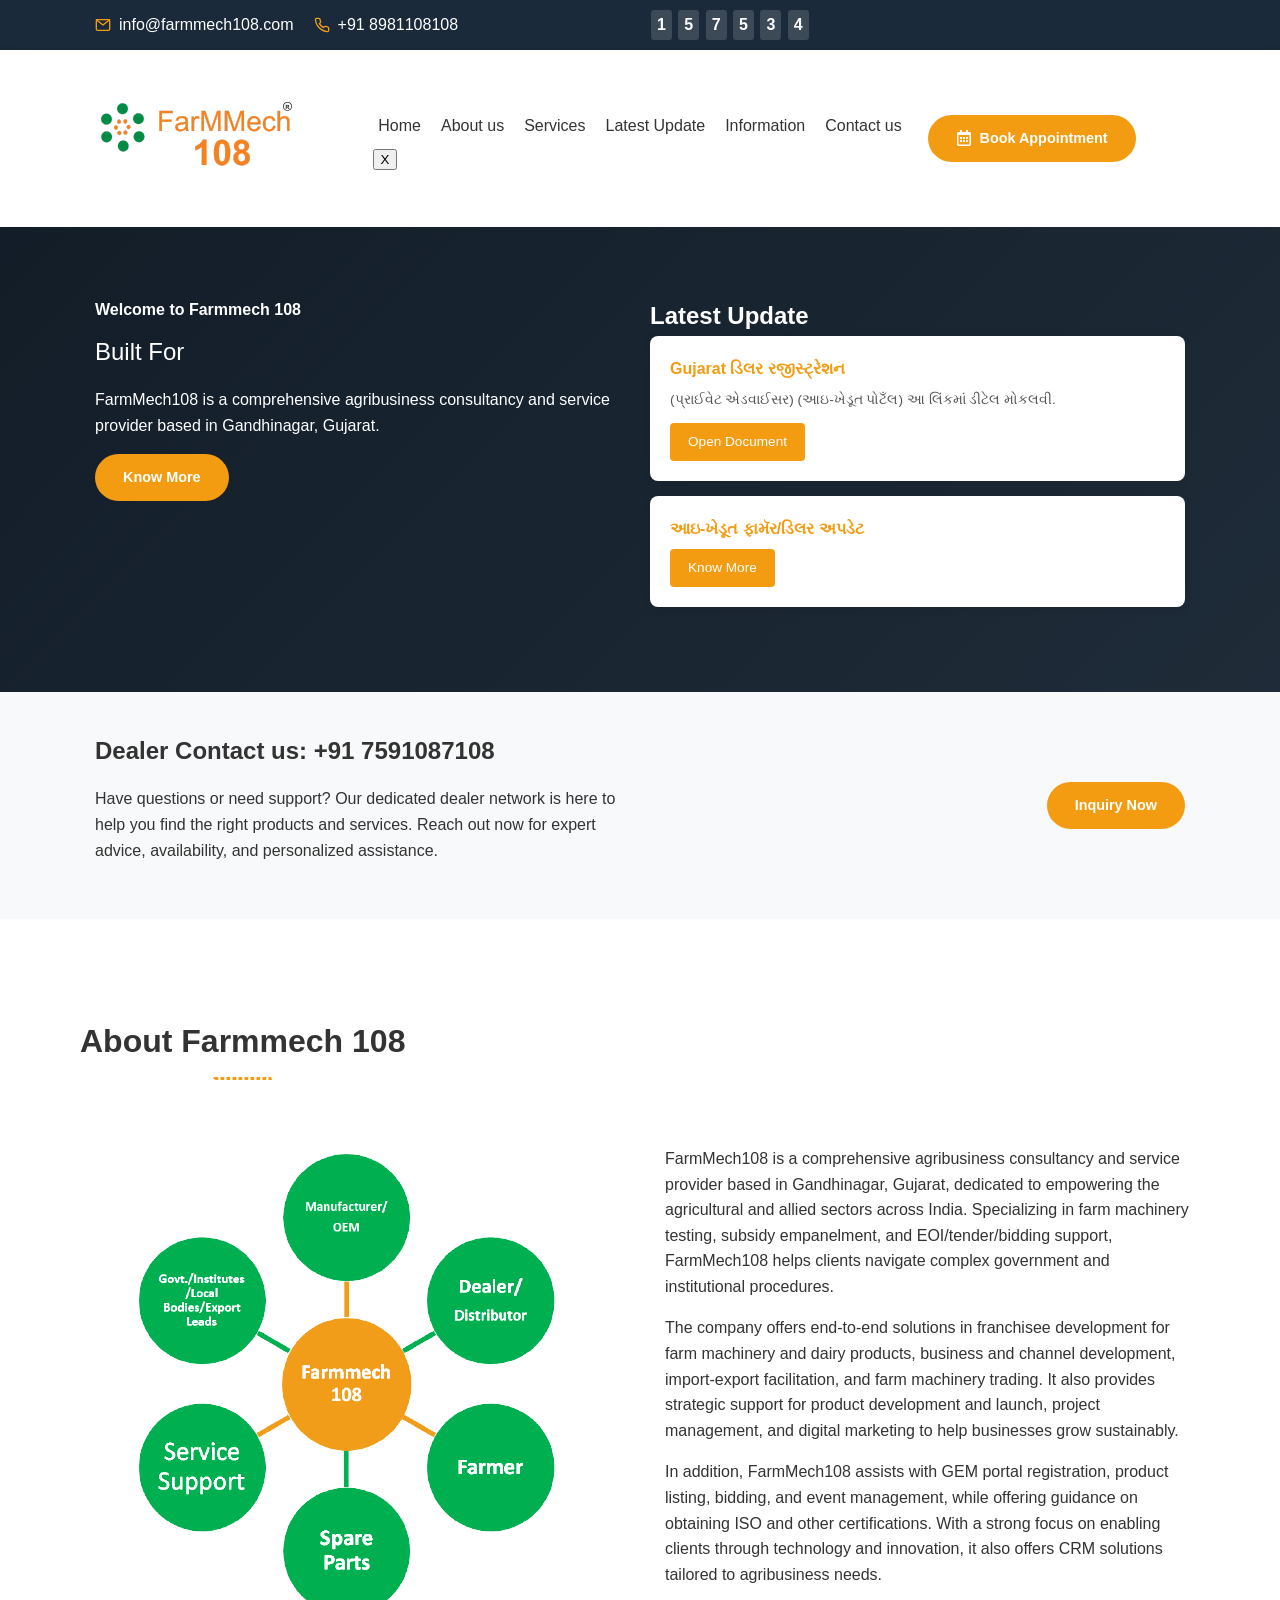
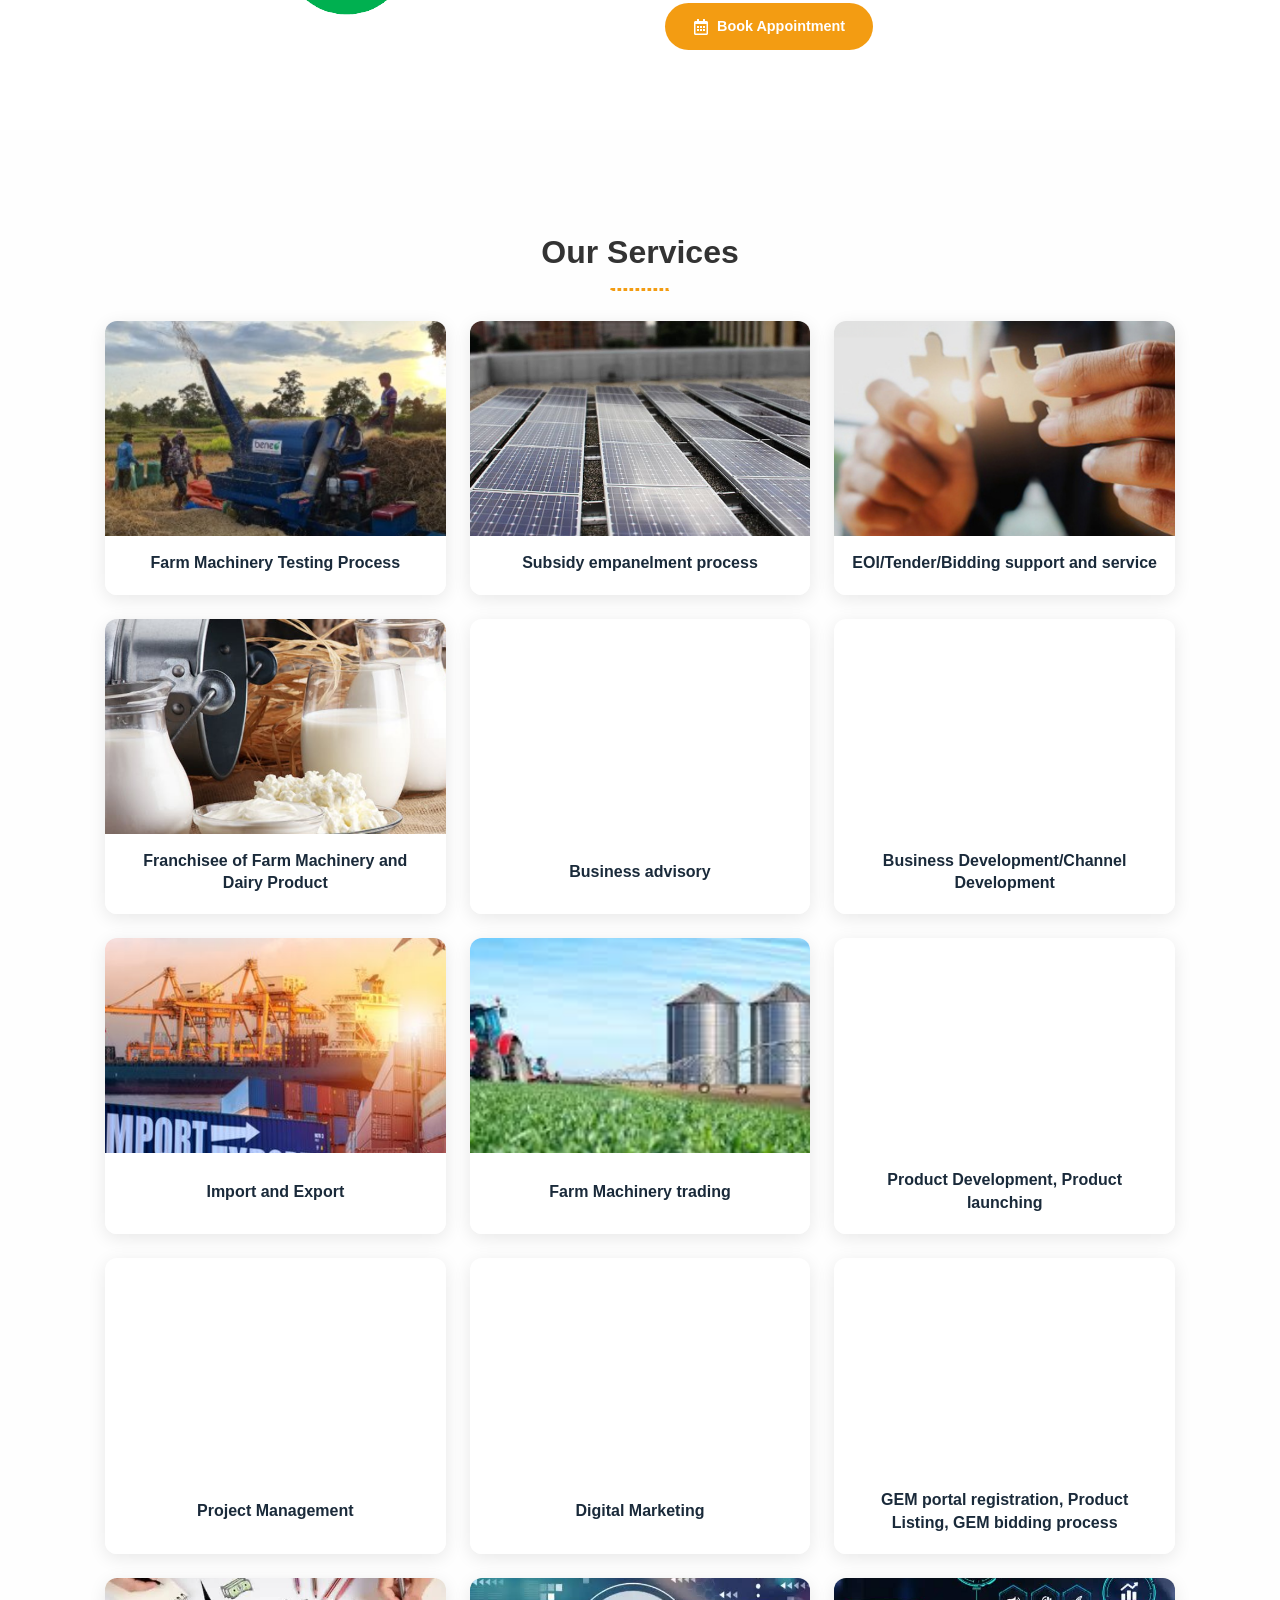
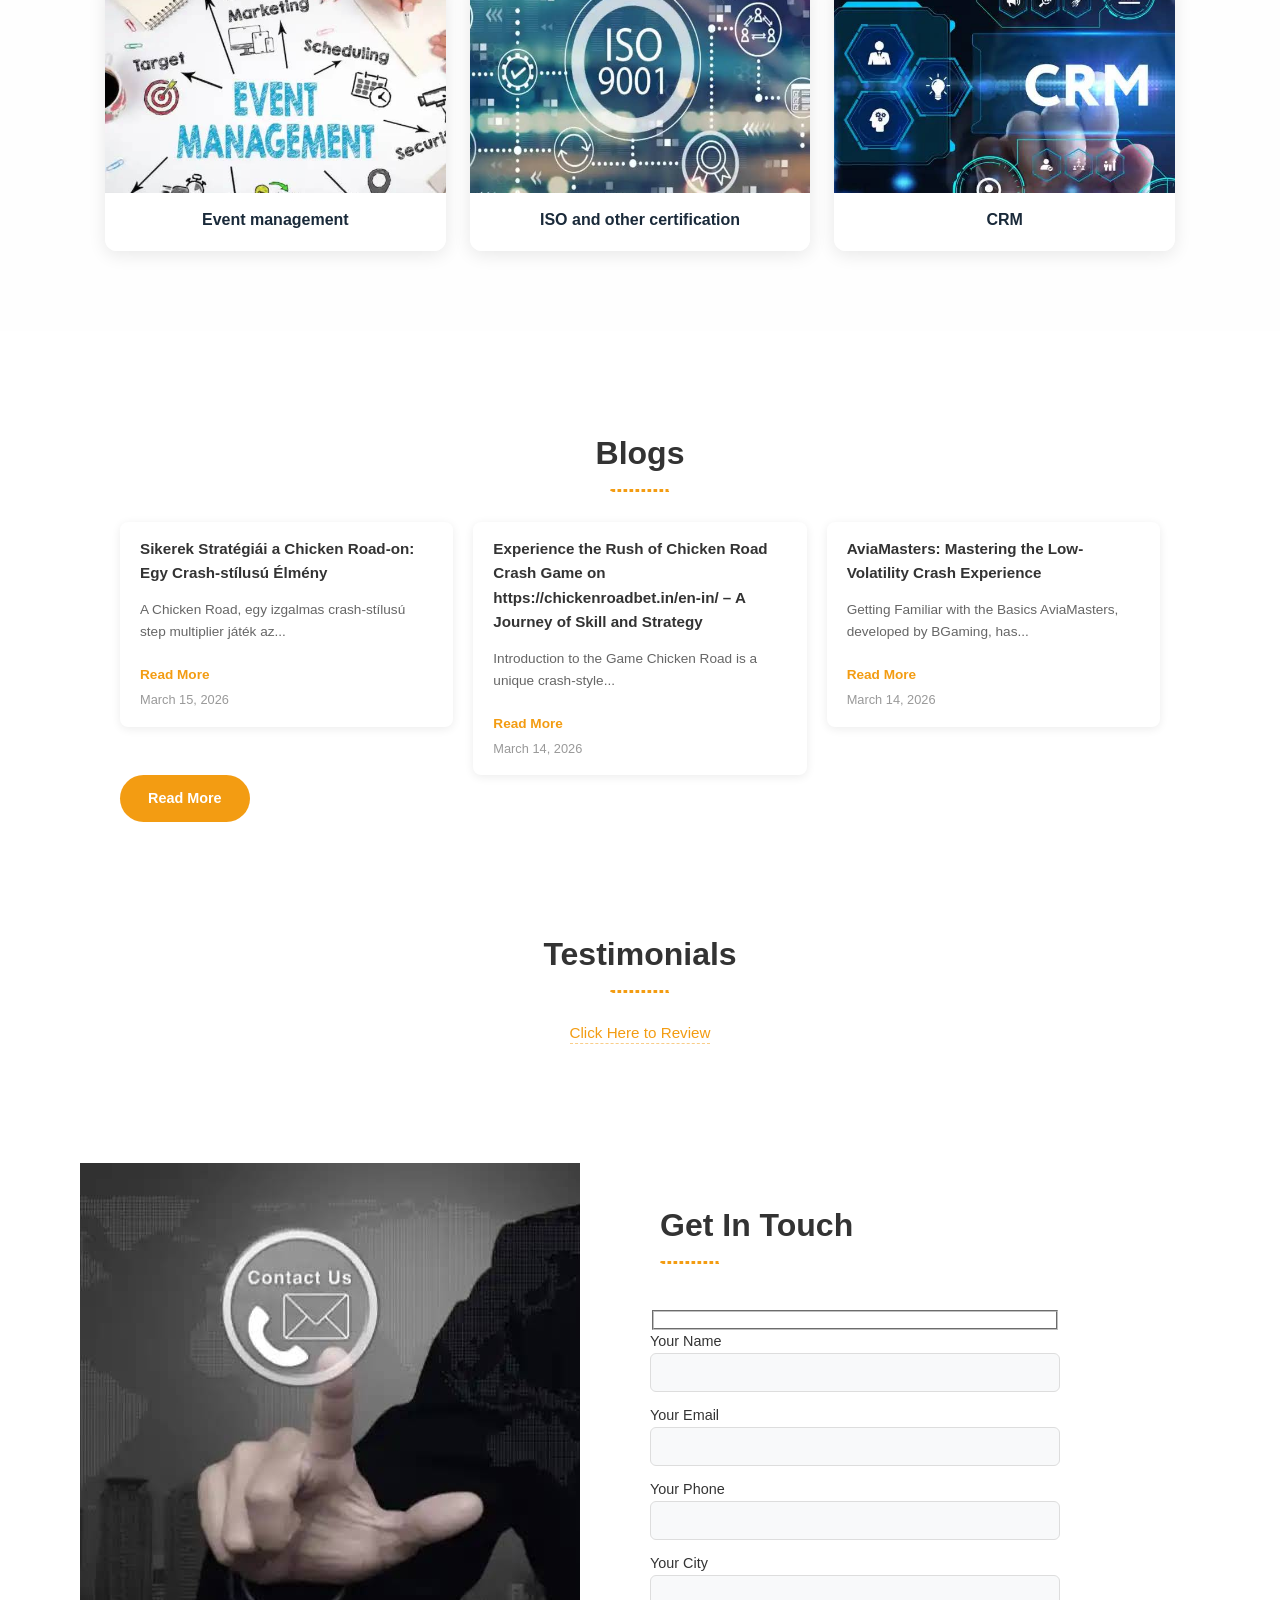
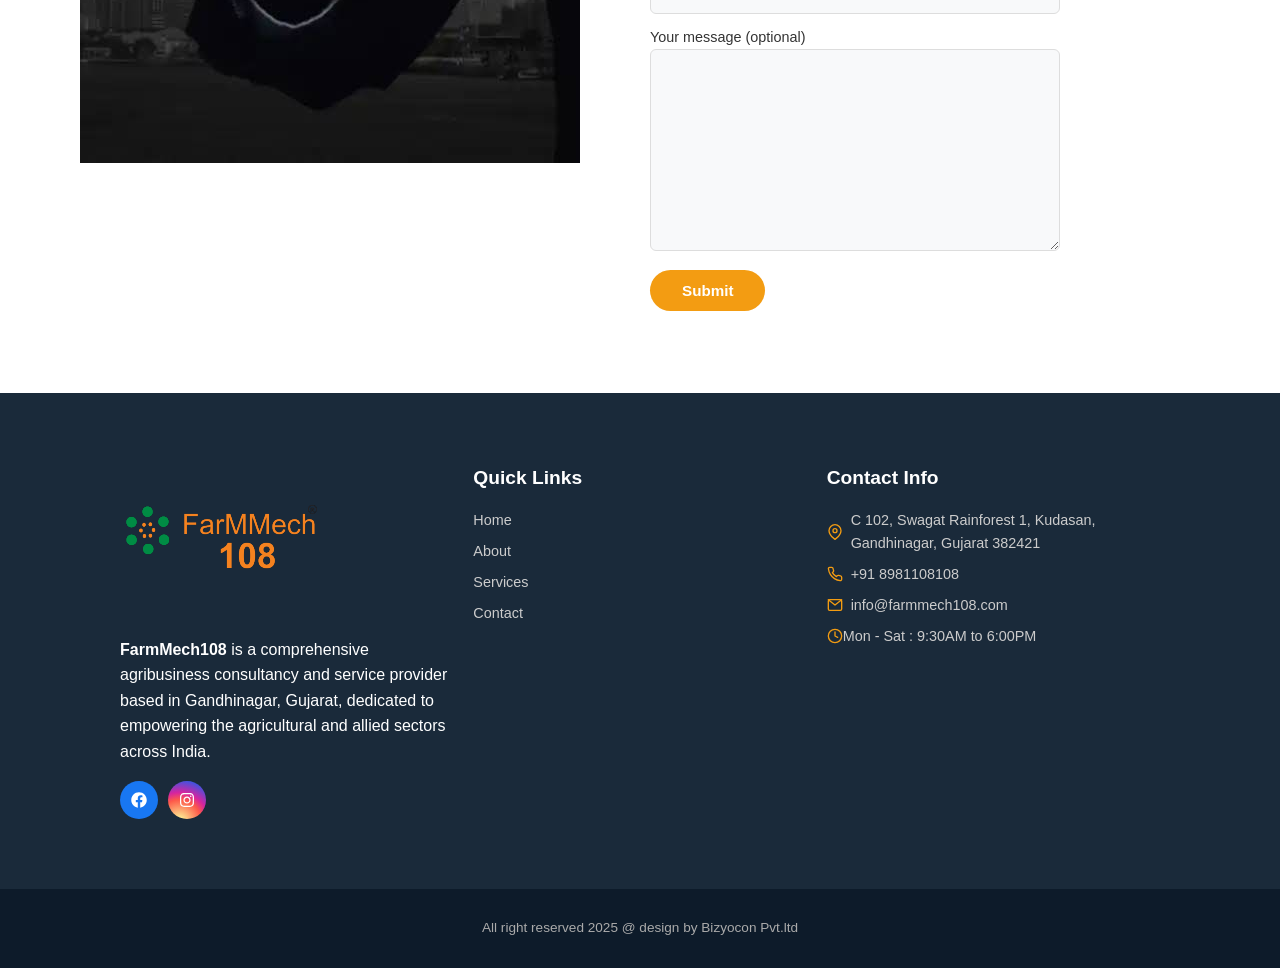
<file: index (2).html>
<!DOCTYPE html>
<html lang="en">
<head>
	<meta charset="UTF-8"/>
<link rel="preconnect" href="https://farmmech108.com"/>
<link rel="dns-prefetch" href="https://farmmech108.com"/>
	<meta name="viewport" content="width=device-width, initial-scale=1"/>
	<link rel="profile" href="http://gmpg.org/xfn/11"/>
	<link rel="pingback" href="https://farmmech108.com/xmlrpc.php"/>
	<title>farmmech</title>
<meta name="robots" content="max-image-preview:large"/>
<link rel="alternate" type="application/rss+xml" title="farmmech » Feed" href="https://farmmech108.com/feed/"/>
<link rel="alternate" type="application/rss+xml" title="farmmech » Comments Feed" href="https://farmmech108.com/comments/feed/"/>
<link rel="alternate" title="oEmbed (JSON)" type="application/json+oembed" href="https://farmmech108.com/wp-json/oembed/1.0/embed?url=https%3A%2F%2Ffarmmech108.com%2F"/>
<link rel="alternate" title="oEmbed (XML)" type="text/xml+oembed" href="https://farmmech108.com/wp-json/oembed/1.0/embed?url=https%3A%2F%2Ffarmmech108.com%2F&amp;format=xml"/>
<style id="wp-img-auto-sizes-contain-inline-css">
img:is([sizes=auto i],[sizes^="auto," i]){contain-intrinsic-size:3000px 1500px}
/*# sourceURL=wp-img-auto-sizes-contain-inline-css */
</style>

<link rel="stylesheet" id="gum-elementor-addon-css" href="https://farmmech108.com/wp-content/plugins/gum-elementor-addon/css/style.css?ver=6.9.4" media="all"/>
<link rel="stylesheet" id="hfe-widgets-style-css" href="https://farmmech108.com/wp-content/plugins/header-footer-elementor/inc/widgets-css/frontend.css?ver=2.7.0" media="all"/>
<link rel="stylesheet" id="jkit-elements-main-css" href="https://farmmech108.com/wp-content/plugins/jeg-elementor-kit/assets/css/elements/main.css?ver=3.0.1" media="all"/>
<style id="wp-emoji-styles-inline-css">

	img.wp-smiley, img.emoji {
		display: inline !important;
		border: none !important;
		box-shadow: none !important;
		height: 1em !important;
		width: 1em !important;
		margin: 0 0.07em !important;
		vertical-align: -0.1em !important;
		background: none !important;
		padding: 0 !important;
	}
/*# sourceURL=wp-emoji-styles-inline-css */
</style>
<style id="global-styles-inline-css">
:root{--wp--preset--aspect-ratio--square: 1;--wp--preset--aspect-ratio--4-3: 4/3;--wp--preset--aspect-ratio--3-4: 3/4;--wp--preset--aspect-ratio--3-2: 3/2;--wp--preset--aspect-ratio--2-3: 2/3;--wp--preset--aspect-ratio--16-9: 16/9;--wp--preset--aspect-ratio--9-16: 9/16;--wp--preset--color--black: #000000;--wp--preset--color--cyan-bluish-gray: #abb8c3;--wp--preset--color--white: #ffffff;--wp--preset--color--pale-pink: #f78da7;--wp--preset--color--vivid-red: #cf2e2e;--wp--preset--color--luminous-vivid-orange: #ff6900;--wp--preset--color--luminous-vivid-amber: #fcb900;--wp--preset--color--light-green-cyan: #7bdcb5;--wp--preset--color--vivid-green-cyan: #00d084;--wp--preset--color--pale-cyan-blue: #8ed1fc;--wp--preset--color--vivid-cyan-blue: #0693e3;--wp--preset--color--vivid-purple: #9b51e0;--wp--preset--gradient--vivid-cyan-blue-to-vivid-purple: linear-gradient(135deg,rgb(6,147,227) 0%,rgb(155,81,224) 100%);--wp--preset--gradient--light-green-cyan-to-vivid-green-cyan: linear-gradient(135deg,rgb(122,220,180) 0%,rgb(0,208,130) 100%);--wp--preset--gradient--luminous-vivid-amber-to-luminous-vivid-orange: linear-gradient(135deg,rgb(252,185,0) 0%,rgb(255,105,0) 100%);--wp--preset--gradient--luminous-vivid-orange-to-vivid-red: linear-gradient(135deg,rgb(255,105,0) 0%,rgb(207,46,46) 100%);--wp--preset--gradient--very-light-gray-to-cyan-bluish-gray: linear-gradient(135deg,rgb(238,238,238) 0%,rgb(169,184,195) 100%);--wp--preset--gradient--cool-to-warm-spectrum: linear-gradient(135deg,rgb(74,234,220) 0%,rgb(151,120,209) 20%,rgb(207,42,186) 40%,rgb(238,44,130) 60%,rgb(251,105,98) 80%,rgb(254,248,76) 100%);--wp--preset--gradient--blush-light-purple: linear-gradient(135deg,rgb(255,206,236) 0%,rgb(152,150,240) 100%);--wp--preset--gradient--blush-bordeaux: linear-gradient(135deg,rgb(254,205,165) 0%,rgb(254,45,45) 50%,rgb(107,0,62) 100%);--wp--preset--gradient--luminous-dusk: linear-gradient(135deg,rgb(255,203,112) 0%,rgb(199,81,192) 50%,rgb(65,88,208) 100%);--wp--preset--gradient--pale-ocean: linear-gradient(135deg,rgb(255,245,203) 0%,rgb(182,227,212) 50%,rgb(51,167,181) 100%);--wp--preset--gradient--electric-grass: linear-gradient(135deg,rgb(202,248,128) 0%,rgb(113,206,126) 100%);--wp--preset--gradient--midnight: linear-gradient(135deg,rgb(2,3,129) 0%,rgb(40,116,252) 100%);--wp--preset--font-size--small: 13px;--wp--preset--font-size--medium: 20px;--wp--preset--font-size--large: 36px;--wp--preset--font-size--x-large: 42px;--wp--preset--spacing--20: 0.44rem;--wp--preset--spacing--30: 0.67rem;--wp--preset--spacing--40: 1rem;--wp--preset--spacing--50: 1.5rem;--wp--preset--spacing--60: 2.25rem;--wp--preset--spacing--70: 3.38rem;--wp--preset--spacing--80: 5.06rem;--wp--preset--shadow--natural: 6px 6px 9px rgba(0, 0, 0, 0.2);--wp--preset--shadow--deep: 12px 12px 50px rgba(0, 0, 0, 0.4);--wp--preset--shadow--sharp: 6px 6px 0px rgba(0, 0, 0, 0.2);--wp--preset--shadow--outlined: 6px 6px 0px -3px rgb(255, 255, 255), 6px 6px rgb(0, 0, 0);--wp--preset--shadow--crisp: 6px 6px 0px rgb(0, 0, 0);}:root { --wp--style--global--content-size: 800px;--wp--style--global--wide-size: 1200px; }:where(body) { margin: 0; }.wp-site-blocks > .alignleft { float: left; margin-right: 2em; }.wp-site-blocks > .alignright { float: right; margin-left: 2em; }.wp-site-blocks > .aligncenter { justify-content: center; margin-left: auto; margin-right: auto; }:where(.wp-site-blocks) > * { margin-block-start: 24px; margin-block-end: 0; }:where(.wp-site-blocks) > :first-child { margin-block-start: 0; }:where(.wp-site-blocks) > :last-child { margin-block-end: 0; }:root { --wp--style--block-gap: 24px; }:root :where(.is-layout-flow) > :first-child{margin-block-start: 0;}:root :where(.is-layout-flow) > :last-child{margin-block-end: 0;}:root :where(.is-layout-flow) > *{margin-block-start: 24px;margin-block-end: 0;}:root :where(.is-layout-constrained) > :first-child{margin-block-start: 0;}:root :where(.is-layout-constrained) > :last-child{margin-block-end: 0;}:root :where(.is-layout-constrained) > *{margin-block-start: 24px;margin-block-end: 0;}:root :where(.is-layout-flex){gap: 24px;}:root :where(.is-layout-grid){gap: 24px;}.is-layout-flow > .alignleft{float: left;margin-inline-start: 0;margin-inline-end: 2em;}.is-layout-flow > .alignright{float: right;margin-inline-start: 2em;margin-inline-end: 0;}.is-layout-flow > .aligncenter{margin-left: auto !important;margin-right: auto !important;}.is-layout-constrained > .alignleft{float: left;margin-inline-start: 0;margin-inline-end: 2em;}.is-layout-constrained > .alignright{float: right;margin-inline-start: 2em;margin-inline-end: 0;}.is-layout-constrained > .aligncenter{margin-left: auto !important;margin-right: auto !important;}.is-layout-constrained > :where(:not(.alignleft):not(.alignright):not(.alignfull)){max-width: var(--wp--style--global--content-size);margin-left: auto !important;margin-right: auto !important;}.is-layout-constrained > .alignwide{max-width: var(--wp--style--global--wide-size);}body .is-layout-flex{display: flex;}.is-layout-flex{flex-wrap: wrap;align-items: center;}.is-layout-flex > :is(*, div){margin: 0;}body .is-layout-grid{display: grid;}.is-layout-grid > :is(*, div){margin: 0;}body{padding-top: 0px;padding-right: 0px;padding-bottom: 0px;padding-left: 0px;}a:where(:not(.wp-element-button)){text-decoration: underline;}:root :where(.wp-element-button, .wp-block-button__link){background-color: #32373c;border-width: 0;color: #fff;font-family: inherit;font-size: inherit;font-style: inherit;font-weight: inherit;letter-spacing: inherit;line-height: inherit;padding-top: calc(0.667em + 2px);padding-right: calc(1.333em + 2px);padding-bottom: calc(0.667em + 2px);padding-left: calc(1.333em + 2px);text-decoration: none;text-transform: inherit;}.has-black-color{color: var(--wp--preset--color--black) !important;}.has-cyan-bluish-gray-color{color: var(--wp--preset--color--cyan-bluish-gray) !important;}.has-white-color{color: var(--wp--preset--color--white) !important;}.has-pale-pink-color{color: var(--wp--preset--color--pale-pink) !important;}.has-vivid-red-color{color: var(--wp--preset--color--vivid-red) !important;}.has-luminous-vivid-orange-color{color: var(--wp--preset--color--luminous-vivid-orange) !important;}.has-luminous-vivid-amber-color{color: var(--wp--preset--color--luminous-vivid-amber) !important;}.has-light-green-cyan-color{color: var(--wp--preset--color--light-green-cyan) !important;}.has-vivid-green-cyan-color{color: var(--wp--preset--color--vivid-green-cyan) !important;}.has-pale-cyan-blue-color{color: var(--wp--preset--color--pale-cyan-blue) !important;}.has-vivid-cyan-blue-color{color: var(--wp--preset--color--vivid-cyan-blue) !important;}.has-vivid-purple-color{color: var(--wp--preset--color--vivid-purple) !important;}.has-black-background-color{background-color: var(--wp--preset--color--black) !important;}.has-cyan-bluish-gray-background-color{background-color: var(--wp--preset--color--cyan-bluish-gray) !important;}.has-white-background-color{background-color: var(--wp--preset--color--white) !important;}.has-pale-pink-background-color{background-color: var(--wp--preset--color--pale-pink) !important;}.has-vivid-red-background-color{background-color: var(--wp--preset--color--vivid-red) !important;}.has-luminous-vivid-orange-background-color{background-color: var(--wp--preset--color--luminous-vivid-orange) !important;}.has-luminous-vivid-amber-background-color{background-color: var(--wp--preset--color--luminous-vivid-amber) !important;}.has-light-green-cyan-background-color{background-color: var(--wp--preset--color--light-green-cyan) !important;}.has-vivid-green-cyan-background-color{background-color: var(--wp--preset--color--vivid-green-cyan) !important;}.has-pale-cyan-blue-background-color{background-color: var(--wp--preset--color--pale-cyan-blue) !important;}.has-vivid-cyan-blue-background-color{background-color: var(--wp--preset--color--vivid-cyan-blue) !important;}.has-vivid-purple-background-color{background-color: var(--wp--preset--color--vivid-purple) !important;}.has-black-border-color{border-color: var(--wp--preset--color--black) !important;}.has-cyan-bluish-gray-border-color{border-color: var(--wp--preset--color--cyan-bluish-gray) !important;}.has-white-border-color{border-color: var(--wp--preset--color--white) !important;}.has-pale-pink-border-color{border-color: var(--wp--preset--color--pale-pink) !important;}.has-vivid-red-border-color{border-color: var(--wp--preset--color--vivid-red) !important;}.has-luminous-vivid-orange-border-color{border-color: var(--wp--preset--color--luminous-vivid-orange) !important;}.has-luminous-vivid-amber-border-color{border-color: var(--wp--preset--color--luminous-vivid-amber) !important;}.has-light-green-cyan-border-color{border-color: var(--wp--preset--color--light-green-cyan) !important;}.has-vivid-green-cyan-border-color{border-color: var(--wp--preset--color--vivid-green-cyan) !important;}.has-pale-cyan-blue-border-color{border-color: var(--wp--preset--color--pale-cyan-blue) !important;}.has-vivid-cyan-blue-border-color{border-color: var(--wp--preset--color--vivid-cyan-blue) !important;}.has-vivid-purple-border-color{border-color: var(--wp--preset--color--vivid-purple) !important;}.has-vivid-cyan-blue-to-vivid-purple-gradient-background{background: var(--wp--preset--gradient--vivid-cyan-blue-to-vivid-purple) !important;}.has-light-green-cyan-to-vivid-green-cyan-gradient-background{background: var(--wp--preset--gradient--light-green-cyan-to-vivid-green-cyan) !important;}.has-luminous-vivid-amber-to-luminous-vivid-orange-gradient-background{background: var(--wp--preset--gradient--luminous-vivid-amber-to-luminous-vivid-orange) !important;}.has-luminous-vivid-orange-to-vivid-red-gradient-background{background: var(--wp--preset--gradient--luminous-vivid-orange-to-vivid-red) !important;}.has-very-light-gray-to-cyan-bluish-gray-gradient-background{background: var(--wp--preset--gradient--very-light-gray-to-cyan-bluish-gray) !important;}.has-cool-to-warm-spectrum-gradient-background{background: var(--wp--preset--gradient--cool-to-warm-spectrum) !important;}.has-blush-light-purple-gradient-background{background: var(--wp--preset--gradient--blush-light-purple) !important;}.has-blush-bordeaux-gradient-background{background: var(--wp--preset--gradient--blush-bordeaux) !important;}.has-luminous-dusk-gradient-background{background: var(--wp--preset--gradient--luminous-dusk) !important;}.has-pale-ocean-gradient-background{background: var(--wp--preset--gradient--pale-ocean) !important;}.has-electric-grass-gradient-background{background: var(--wp--preset--gradient--electric-grass) !important;}.has-midnight-gradient-background{background: var(--wp--preset--gradient--midnight) !important;}.has-small-font-size{font-size: var(--wp--preset--font-size--small) !important;}.has-medium-font-size{font-size: var(--wp--preset--font-size--medium) !important;}.has-large-font-size{font-size: var(--wp--preset--font-size--large) !important;}.has-x-large-font-size{font-size: var(--wp--preset--font-size--x-large) !important;}
:root :where(.wp-block-pullquote){font-size: 1.5em;line-height: 1.6;}
/*# sourceURL=global-styles-inline-css */
</style>
<link rel="stylesheet" id="contact-form-7-css" href="https://farmmech108.com/wp-content/plugins/contact-form-7/includes/css/styles.css?ver=6.1.4" media="all"/>
<link rel="stylesheet" id="hfe-style-css" href="https://farmmech108.com/wp-content/plugins/header-footer-elementor/assets/css/header-footer-elementor.css?ver=2.7.0" media="all"/>
<link rel="stylesheet" id="hello-elementor-theme-style-css" href="https://farmmech108.com/wp-content/themes/hello-elementor/assets/css/theme.css?ver=3.4.4" media="all"/>
<link rel="stylesheet" id="elementor-frontend-css" href="https://farmmech108.com/wp-content/plugins/elementor/assets/css/frontend.min.css?ver=3.33.4" media="all"/>
<link rel="stylesheet" id="eael-general-css" href="https://farmmech108.com/wp-content/plugins/essential-addons-for-elementor-lite/assets/front-end/css/view/general.min.css?ver=6.5.3" media="all"/>
<link rel="stylesheet" id="eael-20-css" href="https://farmmech108.com/wp-content/uploads/essential-addons-elementor/eael-20.css?ver=1751451339" media="all"/>
<link rel="stylesheet" id="elementor-post-22-css" href="https://farmmech108.com/wp-content/uploads/elementor/css/post-22.css?ver=1772506943" media="all"/>
<link rel="stylesheet" id="amelia-elementor-widget-font-css" href="https://farmmech108.com/wp-content/plugins/ameliabooking/public/css/frontend/elementor.css?ver=1.2.38" media="print" onload="this.media='all'"/>
<noscript><link rel="stylesheet" id="amelia-elementor-widget-font-css" href="https://farmmech108.com/wp-content/plugins/ameliabooking/public/css/frontend/elementor.css?ver=1.2.38" media="all"/></noscript>
<link rel="stylesheet" id="widget-heading-css" href="https://farmmech108.com/wp-content/plugins/elementor/assets/css/widget-heading.min.css?ver=3.33.4" media="print" onload="this.media='all'"/>
<noscript><link rel="stylesheet" id="widget-heading-css" href="https://farmmech108.com/wp-content/plugins/elementor/assets/css/widget-heading.min.css?ver=3.33.4" media="all"/></noscript>
<link rel="stylesheet" id="widget-image-css" href="https://farmmech108.com/wp-content/plugins/elementor/assets/css/widget-image.min.css?ver=3.33.4" media="print" onload="this.media='all'"/>
<noscript><link rel="stylesheet" id="widget-image-css" href="https://farmmech108.com/wp-content/plugins/elementor/assets/css/widget-image.min.css?ver=3.33.4" media="all"/></noscript>
<link rel="stylesheet" id="font-awesome-5-all-css" href="https://farmmech108.com/wp-content/plugins/elementor/assets/lib/font-awesome/css/all.min.css?ver=4.11.55" media="print" onload="this.media='all'"/>
<noscript><link rel="stylesheet" id="font-awesome-5-all-css" href="https://farmmech108.com/wp-content/plugins/elementor/assets/lib/font-awesome/css/all.min.css?ver=4.11.55" media="all"/></noscript>
<link rel="stylesheet" id="elementor-post-20-css" href="https://farmmech108.com/wp-content/uploads/elementor/css/post-20.css?ver=1772506945" media="all"/>
<link rel="stylesheet" id="elementor-post-30-css" href="https://farmmech108.com/wp-content/uploads/elementor/css/post-30.css?ver=1772506945" media="print" onload="this.media='all'"/>
<noscript><link rel="stylesheet" id="elementor-post-30-css" href="https://farmmech108.com/wp-content/uploads/elementor/css/post-30.css?ver=1772506945" media="all"/></noscript>
<link rel="stylesheet" id="elementor-post-254-css" href="https://farmmech108.com/wp-content/uploads/elementor/css/post-254.css?ver=1772506945" media="print" onload="this.media='all'"/>
<noscript><link rel="stylesheet" id="elementor-post-254-css" href="https://farmmech108.com/wp-content/uploads/elementor/css/post-254.css?ver=1772506945" media="all"/></noscript>
<link rel="stylesheet" id="ssa-upcoming-appointments-card-style-css" href="https://farmmech108.com/wp-content/plugins/simply-schedule-appointments/assets/css/upcoming-appointments.css?ver=1.6.9.15" media="print" onload="this.media='all'"/>
<noscript><link rel="stylesheet" id="ssa-upcoming-appointments-card-style-css" href="https://farmmech108.com/wp-content/plugins/simply-schedule-appointments/assets/css/upcoming-appointments.css?ver=1.6.9.15" media="all"/></noscript>
<link rel="stylesheet" id="ssa-styles-css" href="https://farmmech108.com/wp-content/plugins/simply-schedule-appointments/assets/css/ssa-styles.css?ver=1.6.9.15" media="print" onload="this.media='all'"/>
<noscript><link rel="stylesheet" id="ssa-styles-css" href="https://farmmech108.com/wp-content/plugins/simply-schedule-appointments/assets/css/ssa-styles.css?ver=1.6.9.15" media="all"/></noscript>
<link rel="stylesheet" id="cute-alert-css" href="https://farmmech108.com/wp-content/plugins/metform/public/assets/lib/cute-alert/style.css?ver=4.0.8" media="print" onload="this.media='all'"/>
<noscript><link rel="stylesheet" id="cute-alert-css" href="https://farmmech108.com/wp-content/plugins/metform/public/assets/lib/cute-alert/style.css?ver=4.0.8" media="all"/></noscript>
<link rel="stylesheet" id="text-editor-style-css" href="https://farmmech108.com/wp-content/plugins/metform/public/assets/css/text-editor.css?ver=4.0.8" media="print" onload="this.media='all'"/>
<noscript><link rel="stylesheet" id="text-editor-style-css" href="https://farmmech108.com/wp-content/plugins/metform/public/assets/css/text-editor.css?ver=4.0.8" media="all"/></noscript>
<link rel="stylesheet" id="hello-elementor-css" href="https://farmmech108.com/wp-content/themes/hello-elementor/assets/css/reset.css?ver=3.4.4" media="print" onload="this.media='all'"/>
<noscript><link rel="stylesheet" id="hello-elementor-css" href="https://farmmech108.com/wp-content/themes/hello-elementor/assets/css/reset.css?ver=3.4.4" media="all"/></noscript>
<link rel="stylesheet" id="hello-elementor-header-footer-css" href="https://farmmech108.com/wp-content/themes/hello-elementor/assets/css/header-footer.css?ver=3.4.4" media="print" onload="this.media='all'"/>
<noscript><link rel="stylesheet" id="hello-elementor-header-footer-css" href="https://farmmech108.com/wp-content/themes/hello-elementor/assets/css/header-footer.css?ver=3.4.4" media="all"/></noscript>
<link rel="stylesheet" id="chaty-front-css-css" href="https://farmmech108.com/wp-content/plugins/chaty/css/chaty-front.min.css?ver=3.5.01746007380" media="print" onload="this.media='all'"/>
<noscript><link rel="stylesheet" id="chaty-front-css-css" href="https://farmmech108.com/wp-content/plugins/chaty/css/chaty-front.min.css?ver=3.5.01746007380" media="all"/></noscript>
<link rel="stylesheet" id="hfe-elementor-icons-css" href="https://farmmech108.com/wp-content/plugins/elementor/assets/lib/eicons/css/elementor-icons.min.css?ver=5.34.0" media="print" onload="this.media='all'"/>
<noscript><link rel="stylesheet" id="hfe-elementor-icons-css" href="https://farmmech108.com/wp-content/plugins/elementor/assets/lib/eicons/css/elementor-icons.min.css?ver=5.34.0" media="all"/></noscript>
<link rel="stylesheet" id="hfe-icons-list-css" href="https://farmmech108.com/wp-content/plugins/elementor/assets/css/widget-icon-list.min.css?ver=3.24.3" media="print" onload="this.media='all'"/>
<noscript><link rel="stylesheet" id="hfe-icons-list-css" href="https://farmmech108.com/wp-content/plugins/elementor/assets/css/widget-icon-list.min.css?ver=3.24.3" media="all"/></noscript>

<link rel="stylesheet" id="hfe-social-share-icons-brands-css" href="https://farmmech108.com/wp-content/plugins/elementor/assets/lib/font-awesome/css/brands.css?ver=5.15.3" media="print" onload="this.media='all'"/>
<noscript><link rel="stylesheet" id="hfe-social-share-icons-brands-css" href="https://farmmech108.com/wp-content/plugins/elementor/assets/lib/font-awesome/css/brands.css?ver=5.15.3" media="all"/></noscript>
<link rel="stylesheet" id="hfe-social-share-icons-fontawesome-css" href="https://farmmech108.com/wp-content/plugins/elementor/assets/lib/font-awesome/css/fontawesome.css?ver=5.15.3" media="print" onload="this.media='all'"/>
<noscript><link rel="stylesheet" id="hfe-social-share-icons-fontawesome-css" href="https://farmmech108.com/wp-content/plugins/elementor/assets/lib/font-awesome/css/fontawesome.css?ver=5.15.3" media="all"/></noscript>
<link rel="stylesheet" id="hfe-nav-menu-icons-css" href="https://farmmech108.com/wp-content/plugins/elementor/assets/lib/font-awesome/css/solid.css?ver=5.15.3" media="print" onload="this.media='all'"/>
<noscript><link rel="stylesheet" id="hfe-nav-menu-icons-css" href="https://farmmech108.com/wp-content/plugins/elementor/assets/lib/font-awesome/css/solid.css?ver=5.15.3" media="all"/></noscript>
<link rel="stylesheet" id="hfe-widget-blockquote-css" href="https://farmmech108.com/wp-content/plugins/elementor-pro/assets/css/widget-blockquote.min.css?ver=3.25.0" media="print" onload="this.media='all'"/>
<noscript><link rel="stylesheet" id="hfe-widget-blockquote-css" href="https://farmmech108.com/wp-content/plugins/elementor-pro/assets/css/widget-blockquote.min.css?ver=3.25.0" media="all"/></noscript>
<link rel="stylesheet" id="hfe-mega-menu-css" href="https://farmmech108.com/wp-content/plugins/elementor-pro/assets/css/widget-mega-menu.min.css?ver=3.26.2" media="print" onload="this.media='all'"/>
<noscript><link rel="stylesheet" id="hfe-mega-menu-css" href="https://farmmech108.com/wp-content/plugins/elementor-pro/assets/css/widget-mega-menu.min.css?ver=3.26.2" media="all"/></noscript>
<link rel="stylesheet" id="hfe-nav-menu-widget-css" href="https://farmmech108.com/wp-content/plugins/elementor-pro/assets/css/widget-nav-menu.min.css?ver=3.26.0" media="print" onload="this.media='all'"/>
<noscript><link rel="stylesheet" id="hfe-nav-menu-widget-css" href="https://farmmech108.com/wp-content/plugins/elementor-pro/assets/css/widget-nav-menu.min.css?ver=3.26.0" media="all"/></noscript>
<link rel="stylesheet" id="ekit-widget-styles-css" href="https://farmmech108.com/wp-content/plugins/elementskit-lite/widgets/init/assets/css/widget-styles.css?ver=3.7.7" media="print" onload="this.media='all'"/>
<noscript><link rel="stylesheet" id="ekit-widget-styles-css" href="https://farmmech108.com/wp-content/plugins/elementskit-lite/widgets/init/assets/css/widget-styles.css?ver=3.7.7" media="all"/></noscript>
<link rel="stylesheet" id="ekit-responsive-css" href="https://farmmech108.com/wp-content/plugins/elementskit-lite/widgets/init/assets/css/responsive.css?ver=3.7.7" media="print" onload="this.media='all'"/>
<noscript><link rel="stylesheet" id="ekit-responsive-css" href="https://farmmech108.com/wp-content/plugins/elementskit-lite/widgets/init/assets/css/responsive.css?ver=3.7.7" media="all"/></noscript>
<link rel="stylesheet" id="widget-icon-list-css" href="https://farmmech108.com/wp-content/plugins/elementor/assets/css/widget-icon-list.min.css?ver=3.33.4" media="print" onload="this.media='all'"/>
<noscript><link rel="stylesheet" id="widget-icon-list-css" href="https://farmmech108.com/wp-content/plugins/elementor/assets/css/widget-icon-list.min.css?ver=3.33.4" media="all"/></noscript>
<link rel="stylesheet" id="wps-visitor-style-css" href="https://farmmech108.com/wp-content/plugins/wps-visitor-counter/styles/css/default.css?ver=2" media="print" onload="this.media='all'"/>
<noscript><link rel="stylesheet" id="wps-visitor-style-css" href="https://farmmech108.com/wp-content/plugins/wps-visitor-counter/styles/css/default.css?ver=2" media="all"/></noscript>
<link rel="stylesheet" id="font-awesome-4-shim-css" href="https://farmmech108.com/wp-content/plugins/elementor/assets/lib/font-awesome/css/v4-shims.min.css?ver=6.5.3" media="print" onload="this.media='all'"/>
<noscript><link rel="stylesheet" id="font-awesome-4-shim-css" href="https://farmmech108.com/wp-content/plugins/elementor/assets/lib/font-awesome/css/v4-shims.min.css?ver=6.5.3" media="all"/></noscript>
<link rel="stylesheet" id="wpr-text-animations-css-css" href="https://farmmech108.com/wp-content/plugins/royal-elementor-addons/assets/css/lib/animations/text-animations.min.css?ver=1.7.1041" media="print" onload="this.media='all'"/>
<noscript><link rel="stylesheet" id="wpr-text-animations-css-css" href="https://farmmech108.com/wp-content/plugins/royal-elementor-addons/assets/css/lib/animations/text-animations.min.css?ver=1.7.1041" media="all"/></noscript>
<link rel="stylesheet" id="wpr-addons-css-css" href="https://farmmech108.com/wp-content/plugins/royal-elementor-addons/assets/css/frontend.min.css?ver=1.7.1041" media="print" onload="this.media='all'"/>
<noscript><link rel="stylesheet" id="wpr-addons-css-css" href="https://farmmech108.com/wp-content/plugins/royal-elementor-addons/assets/css/frontend.min.css?ver=1.7.1041" media="all"/></noscript>
<link rel="stylesheet" id="elementor-gf-local-roboto-css" href="https://farmmech108.com/wp-content/uploads/elementor/google-fonts/css/roboto.css?ver=1744784056" media="print" onload="this.media='all'"/>
<noscript><link rel="stylesheet" id="elementor-gf-local-roboto-css" href="https://farmmech108.com/wp-content/uploads/elementor/google-fonts/css/roboto.css?ver=1744784056" media="all"/></noscript>
<link rel="stylesheet" id="elementor-gf-local-robotoslab-css" href="https://farmmech108.com/wp-content/uploads/elementor/google-fonts/css/robotoslab.css?ver=1744784061" media="print" onload="this.media='all'"/>
<noscript><link rel="stylesheet" id="elementor-gf-local-robotoslab-css" href="https://farmmech108.com/wp-content/uploads/elementor/google-fonts/css/robotoslab.css?ver=1744784061" media="all"/></noscript>
<link rel="stylesheet" id="elementor-icons-jkiticon-css" href="https://farmmech108.com/wp-content/plugins/jeg-elementor-kit/assets/fonts/jkiticon/jkiticon.css?ver=3.0.1" media="print" onload="this.media='all'"/>
<noscript><link rel="stylesheet" id="elementor-icons-jkiticon-css" href="https://farmmech108.com/wp-content/plugins/jeg-elementor-kit/assets/fonts/jkiticon/jkiticon.css?ver=3.0.1" media="all"/></noscript>
<link rel="stylesheet" id="elementor-icons-ekiticons-css" href="https://farmmech108.com/wp-content/plugins/elementskit-lite/modules/elementskit-icon-pack/assets/css/ekiticons.css?ver=3.7.7" media="print" onload="this.media='all'"/>
<noscript><link rel="stylesheet" id="elementor-icons-ekiticons-css" href="https://farmmech108.com/wp-content/plugins/elementskit-lite/modules/elementskit-icon-pack/assets/css/ekiticons.css?ver=3.7.7" media="all"/></noscript>
<script data-cfasync="false" src="https://farmmech108.com/wp-includes/js/jquery/jquery.min.js?ver=3.7.1" id="jquery-core-js"></script>
<script data-cfasync="false" src="https://farmmech108.com/wp-includes/js/jquery/jquery-migrate.min.js?ver=3.4.1" id="jquery-migrate-js"></script>
<script id="jquery-js-after">
!function($){"use strict";$(document).ready(function(){$(this).scrollTop()>100&&$(".hfe-scroll-to-top-wrap").removeClass("hfe-scroll-to-top-hide"),$(window).scroll(function(){$(this).scrollTop()<100?$(".hfe-scroll-to-top-wrap").fadeOut(300):$(".hfe-scroll-to-top-wrap").fadeIn(300)}),$(".hfe-scroll-to-top-wrap").on("click",function(){$("html, body").animate({scrollTop:0},300);return!1})})}(jQuery);
!function($){'use strict';$(document).ready(function(){var bar=$('.hfe-reading-progress-bar');if(!bar.length)return;$(window).on('scroll',function(){var s=$(window).scrollTop(),d=$(document).height()-$(window).height(),p=d? s/d*100:0;bar.css('width',p+'%')});});}(jQuery);
//# sourceURL=jquery-js-after
</script>
<script id="wps-js-extra">
var wpspagevisit = {"ajaxurl":"https://farmmech108.com/wp-admin/admin-ajax.php","ajax_nonce":"2135ea5e6a"};
//# sourceURL=wps-js-extra
</script>
<script src="https://farmmech108.com/wp-content/plugins/wps-visitor-counter/styles/js/custom.js?ver=1" id="wps-js"></script>
<link rel="https://api.w.org/" href="https://farmmech108.com/wp-json/"/><link rel="alternate" title="JSON" type="application/json" href="https://farmmech108.com/wp-json/wp/v2/pages/20"/><link rel="EditURI" type="application/rsd+xml" title="RSD" href="https://farmmech108.com/xmlrpc.php?rsd"/>
<meta name="generator" content="WordPress 6.9.4"/>
<link rel="canonical" href="https://farmmech108.com/"/>
<link rel="shortlink" href="https://farmmech108.com/"/>
<meta name="ti-site-data" content="eyJyIjoiMToxITc6MSEzMDoxIiwibyI6Imh0dHBzOlwvXC9mYXJtbWVjaDEwOC5jb21cL3dwLWFkbWluXC9hZG1pbi1hamF4LnBocD9hY3Rpb249dGlfb25saW5lX3VzZXJzX2dvb2dsZSZhbXA7cD0lMkYmYW1wO193cG5vbmNlPWY4ZDYwMmQ5ZmUifQ=="/><meta name="generator" content="Elementor 3.33.4; features: e_font_icon_svg, additional_custom_breakpoints; settings: css_print_method-external, google_font-enabled, font_display-swap">
			<style>
				.e-con.e-parent:nth-of-type(n+4):not(.e-lazyloaded):not(.e-no-lazyload),
				.e-con.e-parent:nth-of-type(n+4):not(.e-lazyloaded):not(.e-no-lazyload) * {
					background-image: none !important;
				}
				@media screen and (max-height: 1024px) {
					.e-con.e-parent:nth-of-type(n+3):not(.e-lazyloaded):not(.e-no-lazyload),
					.e-con.e-parent:nth-of-type(n+3):not(.e-lazyloaded):not(.e-no-lazyload) * {
						background-image: none !important;
					}
				}
				@media screen and (max-height: 640px) {
					.e-con.e-parent:nth-of-type(n+2):not(.e-lazyloaded):not(.e-no-lazyload),
					.e-con.e-parent:nth-of-type(n+2):not(.e-lazyloaded):not(.e-no-lazyload) * {
						background-image: none !important;
					}
				}
			</style>
			<link rel="icon" href="images/cropped-gandhinagarfarmmaech-32x32.svg"/>
			<link rel="icon" href="images/cropped-gandhinagarfarmmaech-192x192.svg"/>
			<link rel="apple-touch-icon" href="images/cropped-gandhinagarfarmmaech-180x180.svg"/>
<meta name="msapplication-TileImage" content="/wp-content/uploads/2025/04/cropped-gandhinagarfarmmaech-270x270.png"/>
		<style id="wp-custom-css">
			#wpsvctotal{
	display:none;
}		</style>
		<style id="wpr_lightbox_styles">
				.lg-backdrop {
					background-color: rgba(0,0,0,0.6) !important;
				}
				.lg-toolbar,
				.lg-dropdown {
					background-color: rgba(0,0,0,0.8) !important;
				}
				.lg-dropdown:after {
					border-bottom-color: rgba(0,0,0,0.8) !important;
				}
				.lg-sub-html {
					background-color: rgba(0,0,0,0.8) !important;
				}
				.lg-thumb-outer,
				.lg-progress-bar {
					background-color: #444444 !important;
				}
				.lg-progress {
					background-color: #a90707 !important;
				}
				.lg-icon {
					color: #efefef !important;
					font-size: 20px !important;
				}
				.lg-icon.lg-toogle-thumb {
					font-size: 24px !important;
				}
				.lg-icon:hover,
				.lg-dropdown-text:hover {
					color: #ffffff !important;
				}
				.lg-sub-html,
				.lg-dropdown-text {
					color: #efefef !important;
					font-size: 14px !important;
				}
				#lg-counter {
					color: #efefef !important;
					font-size: 14px !important;
				}
				.lg-prev,
				.lg-next {
					font-size: 35px !important;
				}

				/* Defaults */
				.lg-icon {
				background-color: transparent !important;
				}

				#lg-counter {
				opacity: 0.9;
				}

				.lg-thumb-outer {
				padding: 0 10px;
				}

				.lg-thumb-item {
				border-radius: 0 !important;
				border: none !important;
				opacity: 0.5;
				}

				.lg-thumb-item.active {
					opacity: 1;
				}
	         </style>
		<style>
			*, *::before, *::after { box-sizing: border-box; }
			body { margin: 0; font-family: -apple-system, BlinkMacSystemFont, "Segoe UI", Roboto, "Helvetica Neue", Arial, sans-serif; line-height: 1.6; color: #333; }
			a { color: inherit; text-decoration: none; }
			.bhf-hidden { display: none !important; }
			img { max-width: 100%; height: auto; display: block; }
			.elementor-widget-image img { display: inline-block; }

			.elementskit-info-image-box { position: relative; transition: all .4s ease; }
			.elementskit-info-image-box .elementskit-box-header { overflow: hidden; display: flex; justify-content: center; }
			.elementskit-info-image-box .elementskit-box-header.image-box-img-center { display: flex; justify-content: center; align-items: center; }
			.elementskit-info-image-box .elementskit-box-header img { max-width: 150px; height: auto; margin: 25px auto 0; object-fit: contain; }

			.elementor-section { position: relative; }
			.elementor-section-boxed > .elementor-container { max-width: 1140px; margin: 0 auto; padding: 0 15px; }
			.elementor-container { display: flex; flex-wrap: wrap; width: 100%; }
			.elementor-column-gap-default > .elementor-container > .elementor-column > .elementor-widget-wrap { padding: 10px; }
			.elementor-column { display: flex; position: relative; min-height: 1px; }
			.elementor-col-100 { width: 100%; }
			.elementor-col-50 { width: 50%; }
			.elementor-col-33 { width: 33.333%; }
			.elementor-col-25 { width: 25%; }
			.elementor-widget-wrap { width: 100%; padding: 10px; position: relative; }
			.elementor-section-content-middle > .elementor-container { align-items: center; }
			.elementor-background-overlay { position: absolute; inset: 0; pointer-events: none; }

			.e-con { display: flex; position: relative; }
			.e-con-boxed { max-width: 1140px; margin: 0 auto; width: 100%; padding: 0 15px; }
			.e-con-inner { display: flex; width: 100%; flex-wrap: wrap; }
			.e-con-full { width: 100%; padding: 10px; }
			.e-flex { display: flex; flex-wrap: wrap; }
			.e-grid { display: grid; grid-template-columns: repeat(3, 1fr); gap: 20px; }

			.elementor-widget-heading .elementor-heading-title { margin: 0; }
			.text_center, .center { text-align: center; }
			.text_left { text-align: left; }
			.elementor-widget__width-auto { width: auto !important; display: inline-block; }

			.ekit-heading--title { font-size: 2rem; font-weight: 700; margin-bottom: 10px; }
			.ekit_heading_separetor_wraper { display: flex; justify-content: center; margin-bottom: 20px; }
			.ekit-heading.text_left .ekit_heading_separetor_wraper { justify-content: flex-start; }
			.elementskit-border-divider { height: 3px; width: 60px; border-radius: 2px; }
			.elementskit-border-divider.ekit-dotted { background: transparent; border-top: 3px dotted #f39c12; height: 0; width: 60px; }

			.elementor-icon-list-items { list-style: none; margin: 0; padding: 0; }
			.elementor-icon-list-items.elementor-inline-items { display: flex; flex-wrap: wrap; gap: 20px; }
			.elementor-icon-list-item { display: inline-flex; align-items: center; }
			.elementor-icon-list-item a { display: inline-flex; align-items: center; gap: 8px; }
			.elementor-icon-list-icon { display: inline-flex; align-items: center; line-height: 1; }
			.elementor-icon-list-icon svg { width: 1em; height: 1em; }
			.elementor-align-left { text-align: left; }

			.jeg-elementor-kit.jkit-button { display: inline-block; }
			.jkit-button-wrapper { display: inline-flex; align-items: center; gap: 8px; padding: 12px 28px; background: #f39c12; color: #fff; border-radius: 30px; text-decoration: none; font-weight: 600; font-size: .9rem; transition: .3s; }
			.jkit-button-wrapper:hover { background: #e67e22; }
			.jkit-button-wrapper svg { width: 16px; height: 16px; fill: currentColor; }

			.eael-fancy-text-container { font-size: 1.5em; font-weight: 700; margin: 10px 0; }
			.eael-fancy-text-prefix { font-weight: 400; }

			.elementskit-info-image-box { background: #fff; border-radius: 8px; overflow: hidden; box-shadow: 0 2px 10px rgba(0,0,0,.08); height: 100%; text-align: center; display: flex; flex-direction: column; }
			.elementskit-info-image-box img { max-width: 150px; margin: 25px auto 0; }
			.elementskit-box-body { padding: 15px 20px 25px; flex: 1; display: flex; flex-direction: column; justify-content: center; }
			.elementskit-info-box-title { font-size: 1rem; margin: 0; line-height: 1.4; font-weight: 600; }
			.ekit-equal-height-enable .elementskit-info-image-box { display: flex; flex-direction: column; }
			.ekit-equal-height-enable .elementskit-box-body { flex: 1; display: flex; flex-direction: column; justify-content: center; }

			.eael-post-grid.eael-post-appender { display: grid; grid-template-columns: repeat(3, 1fr); gap: 20px; }
			.eael-grid-post-holder { background: #fff; border-radius: 8px; overflow: hidden; box-shadow: 0 2px 10px rgba(0,0,0,.08); }
			.eael-entry-wrapper { padding: 15px 20px; }
			.eael-entry-title { font-size: .95rem; margin: 0 0 8px; }
			.eael-entry-title a { color: #333; text-decoration: none; }
			.eael-entry-content { font-size: .85rem; color: #666; }
			.eael-post-elements-readmore-btn { display: inline-block; margin-top: 8px; color: #f39c12; font-weight: 600; font-size: .85rem; }
			.eael-posted-on { font-size: .8rem; color: #999; }

			.wpcf7-form p { margin: 0 0 12px; }
			.wpcf7-form label { display: block; margin-bottom: 4px; font-weight: 500; font-size: .9rem; }
			.wpcf7-form input, .wpcf7-form textarea { width: 100%; padding: 10px 14px; border: 1px solid #ddd; border-radius: 6px; font-size: .95rem; background: #f8f9fa; }
			.wpcf7-form input[type="submit"] { background: #f39c12; color: #fff; border: none; cursor: pointer; font-weight: 600; padding: 12px 32px; width: auto; border-radius: 30px; }

			.elementor-social-icons-wrapper { display: flex; flex-wrap: wrap; gap: 10px; margin-top: 15px; }
			.elementor-social-icon { display: inline-flex; align-items: center; justify-content: center; width: 38px; height: 38px; border-radius: 50%; background: rgba(255,255,255,.15); color: #fff; transition: .3s; }
			.elementor-social-icon:hover { background: #f39c12; }
			.elementor-social-icon svg { width: 16px; height: 16px; fill: currentColor; }

			.owl-carousel-container .owl-carousel { position: relative; }
			.imb-box { background: #fff; padding: 20px; border-radius: 8px; box-shadow: 0 2px 10px rgba(0,0,0,.08); margin-bottom: 15px; }
			.imb-box-heading { font-weight: 600; font-size: 1rem; color: #f39c12; margin-bottom: 8px; }
			.imb-box-decription { font-size: .85rem; color: #555; margin-bottom: 12px; }
			.imbox-button { display: inline-block; padding: 8px 18px; background: #f39c12; color: #fff; border-radius: 4px; font-size: .85rem; }

			.elementskit-menu-container ul { list-style: none; margin: 0; padding: 0; display: flex; gap: 20px; justify-content: center; }
			.elementskit-menu-container a { color: #333; font-weight: 500; padding: 8px 0; display: inline-block; }
			.elementskit-menu-hamburger { display: none; }
			.wpr-nav-menu { list-style: none; margin: 0; padding: 0; display: flex; gap: 15px; flex-wrap: wrap; }
			.wpr-menu-item { color: #333; font-weight: 500; padding: 8px 0; display: inline-block; }
			.wpr-mobile-toggle { display: none; }

			.wps_text_glowing span { display: inline-block; background: rgba(255,255,255,.15); padding: 2px 6px; margin: 0 1px; border-radius: 3px; font-weight: 700; min-width: 20px; text-align: center; }

			[data-id="6a611603"] { background: #1a2a3a; color: #fff; }
			[data-id="6a611603"] .elementor-icon-list-text { color: #fff; }
			[data-id="6a611603"] .elementor-icon-list-icon { color: #f39c12; }
			[data-id="6a611603"] #wpsvccount span { color: #fff !important; }

			[data-id="36d3021"] { background: #fff; box-shadow: 0 2px 10px rgba(0,0,0,.08); }

			[data-id="1be5b8ee"] { background: linear-gradient(135deg, #1a2a3a 0%, #2c3e50 100%); color: #fff; padding: 60px 0; }
			[data-id="1be5b8ee"] .elementor-heading-title { color: #fff; }
			[data-id="1be5b8ee"] .eael-fancy-text-container { color: #f39c12; }
			[data-id="1be5b8ee"] .eael-fancy-text-prefix { color: #fff; }
			[data-id="1be5b8ee"] .jkit-button-wrapper { background: #f39c12; color: #fff; }
			[data-id="1be5b8ee"] .elementor-background-overlay { background: rgba(0,0,0,.3); }

			[data-id="0a34ed7"] { background: #f8f9fa; padding: 30px 0; display: flex; align-items: center; }
			[data-id="0a34ed7"] .elementor-col-50:last-child .elementor-widget-wrap { display: flex; justify-content: flex-end; align-items: center; }

			[data-id="5d5a67cd"] { background: #f4f6f8; padding: 60px 0; }
			[data-id="5d5a67cd"] .elementor-background-overlay { background: rgba(255,255,255,.9); }

			.elementskit-info-image-box.style-modern { padding: 30px 20px; background: #fff; border-radius: 10px; box-shadow: 0 10px 30px rgba(0,0,0,.08); text-align: center; }
			.elementskit-info-image-box.style-modern:hover { transform: translateY(-10px); box-shadow: 0 20px 40px rgba(0,0,0,.12); }
			.elementskit-info-box-title { font-size: 1.1rem; font-weight: 600; color: #333; margin: 15px 0 0; padding: 0 10px 20px; line-height: 1.4; }

			[data-id="6bbc3d1c"] { padding: 60px 0; }

			[data-id="xs_testi_10"] { background: #1a2a3a; color: #fff; padding: 60px 0; }
			[data-id="xs_testi_10"] .ekit-heading--title { color: #fff; }
			[data-id="acb73e0"] { text-align: center; }

			[data-id="9ca8bd8"] { background: #1a2a3a; color: #fff; padding: 50px 0; }
			[data-id="9ca8bd8"] .elementor-heading-title { color: #fff; font-size: 1.2rem; margin-bottom: 15px; }
			[data-id="9ca8bd8"] .elementor-icon-list-items { display: flex; flex-direction: column; gap: 8px; }
			[data-id="9ca8bd8"] .elementor-icon-list-text { color: #ccc; font-size: .9rem; }
			[data-id="9ca8bd8"] .elementor-icon-list-icon { color: #f39c12; }

			[data-id="5340250"] { background: #0d1b2a; color: #aaa; padding: 15px 0; text-align: center; font-size: .85rem; }
			[data-id="5340250"] a { color: #aaa; }

			[data-id="829a5ff"] { padding: 60px 0; }
			[data-id="fb31cb5"] { padding: 60px 0; }
			[data-id="da1152e"] { background: #fff; }
			[data-id="ca27d8d"] { background: #1a2a3a; color: #fff; padding: 10px; }
			[data-id="315ac447"] { background: transparent; }

			.elementor-element-4321cae.e-grid { grid-template-columns: 1fr 1fr; align-items: center; gap: 30px; }
			.elementor-element-bef0129.e-grid { grid-template-columns: repeat(3, 1fr); gap: 20px; }
			[data-id="fb31cb5"] > .e-con-inner > .e-con-full { width: 50%; }

			@media (min-width: 769px) and (max-width: 1024px) {
				.elementor-hidden-tablet { display: none !important; }
				.elementor-element-bef0129.e-grid { grid-template-columns: repeat(2, 1fr); }
				.eael-post-grid.eael-post-appender { grid-template-columns: repeat(2, 1fr); }
				.elementor-col-50 { width: 50%; }
				[data-id="fb31cb5"] > .e-con-inner > .e-con-full { width: 50%; }
			}
			@media (min-width: 1025px) {
				.elementor-hidden-desktop { display: none !important; }
				.elementor-hidden-phone { display: block !important; }
			}
			@media (max-width: 768px) {
				.elementor-col-50, .elementor-col-25, .elementor-col-33 { width: 100%; }
				.elementor-hidden-phone, .elementor-hidden-tablet { display: none !important; }
				.elementor-hidden-mobile { display: none !important; }
				.elementor-element-4321cae.e-grid { grid-template-columns: 1fr; }
				.elementor-element-bef0129.e-grid { grid-template-columns: 1fr; }
				.eael-post-grid.eael-post-appender { grid-template-columns: 1fr; }
				[data-id="fb31cb5"] > .e-con-inner > .e-con-full { width: 100%; }
				[data-id="1be5b8ee"], [data-id="5d5a67cd"], [data-id="829a5ff"], [data-id="fb31cb5"], [data-id="6bbc3d1c"], [data-id="xs_testi_10"] { padding: 30px 0; }
				[data-id="9ca8bd8"] { padding: 20px 0; }
				[data-id="0a34ed7"] .elementor-col-50:last-child .elementor-widget-wrap { justify-content: center; }
			}
/* ═══════════════════════════════════════════════════════════════════
   FIX A — .elementor-screen-only missing from lazy-loaded Elementor CSS
   Causes: social icon text ("Facebook" etc) shows on circles
           TrustIndex star icons each render as a block row
   ═══════════════════════════════════════════════════════════════════ */
.elementor-screen-only,
.screen-reader-text {
    position: absolute !important;
    width: 1px !important;
    height: 1px !important;
    padding: 0 !important;
    margin: -1px !important;
    overflow: hidden !important;
    clip: rect(0,0,0,0) !important;
    white-space: nowrap !important;
    border: 0 !important;
}

/* ═══════════════════════════════════════════════════════════════════
   FIX B — Social icon circles: fix gap + size + no overlap
   ═══════════════════════════════════════════════════════════════════ */
.elementor-social-icons-wrapper,
.elementor-social-icons-wrapper.elementor-grid {
    display: flex !important;
    flex-direction: row !important;
    flex-wrap: wrap !important;
    align-items: center !important;
    gap: 10px !important;
    --grid-column-gap: 10px !important;
    --grid-row-gap: 10px !important;
    margin-top: 15px !important;
}
.elementor-grid-item {
    display: inline-flex !important;
    align-items: center !important;
    justify-content: center !important;
    flex: 0 0 auto !important;
}
.elementor-social-icon {
    display: inline-flex !important;
    align-items: center !important;
    justify-content: center !important;
    width: 38px !important;
    height: 38px !important;
    border-radius: 50% !important;
    flex: 0 0 38px !important;
    overflow: hidden !important;
    text-decoration: none !important;
}
.elementor-social-icon svg,
.e-font-icon-svg {
    width: 16px !important;
    height: 16px !important;
    fill: #fff !important;
    display: block !important;
    flex-shrink: 0 !important;
}
/* Brand colours */
.elementor-social-icon-facebook  { background: #1877F2 !important; }
.elementor-social-icon-facebook:hover  { background: #0d6ae0 !important; }
.elementor-social-icon-instagram { background: radial-gradient(circle at 30% 107%, #fdf497 0%, #fdf497 5%, #fd5949 45%, #d6249f 60%, #285AEB 90%) !important; }
.elementor-social-icon-instagram:hover { filter: brightness(1.15) !important; }
.elementor-social-icon-whatsapp  { background: #25D366 !important; }
.elementor-social-icon-whatsapp:hover  { background: #128C7E !important; }

/* ═══════════════════════════════════════════════════════════════════
   FIX C — Copyright bar full width
   e-con-boxed restricts container; override for copyright section
   ═══════════════════════════════════════════════════════════════════ */
[data-id="5340250"] {
    width: 100% !important;
    max-width: 100% !important;
    box-sizing: border-box !important;
    background: #0d1b2a !important;
    padding: 15px 20px !important;
    text-align: center !important;
    font-size: .85rem !important;
    color: #aaa !important;
    display: block !important;
}
[data-id="5340250"] .e-con-inner {
    max-width: 1140px !important;
    margin: 0 auto !important;
    display: flex !important;
    justify-content: center !important;
    align-items: center !important;
}

/* ═══════════════════════════════════════════════════════════════════
   FIX D — TrustIndex review widget: fix star layout
   Stars use <i> or span icons that may default to display:block
   ═══════════════════════════════════════════════════════════════════ */
.ti-widget .ti-stars,
.ti-widget .ti-star,
.ti-widget [class*="ti-star"],
.ti-widget .ti-review-stars {
    display: inline-flex !important;
    flex-direction: row !important;
    align-items: center !important;
    gap: 2px !important;
}
.ti-widget .ti-stars > *,
.ti-widget .ti-star > *,
.ti-widget [class*="ti-star"] > * {
    display: inline-block !important;
}
/* Full TrustIndex widget container */
.ti-widget .ti-reviews-container { width: 100% !important; }
.ti-widget .ti-col-3 .ti-reviews-container-wrapper {
    display: grid !important;
    grid-template-columns: repeat(3, 1fr) !important;
    gap: 20px !important;
}
@media (max-width: 900px) {
    .ti-widget .ti-col-3 .ti-reviews-container-wrapper {
        grid-template-columns: repeat(2, 1fr) !important;
    }
}
@media (max-width: 600px) {
    .ti-widget .ti-col-3 .ti-reviews-container-wrapper {
        grid-template-columns: 1fr !important;
    }
}
.ti-review-item { background: #fff; border-radius: 10px; padding: 20px; box-shadow: 0 2px 12px rgba(0,0,0,.08); }

/* ═══════════════════════════════════════════════════════════════════
   FIX E — Load More hidden, Testimonials column stacking
   ═══════════════════════════════════════════════════════════════════ */
.eael-force-hide,
.eael-load-more-button-wrap.eael-force-hide { display: none !important; }
[data-id="1f5fcad5"] > .e-con-inner { flex-direction: column !important; align-items: center !important; text-align: center !important; gap: 8px !important; }
[data-id="acb73e0"] { width: 100% !important; text-align: center !important; margin-top: 0 !important; }
[data-id="acb73e0"] .elementor-heading-title { font-size: .95rem !important; font-weight: 500 !important; color: #f39c12 !important; margin: 0 auto 20px !important; }
[data-id="acb73e0"] .elementor-heading-title a { color: #f39c12 !important; text-decoration: none !important; border-bottom: 1px dashed rgba(243,156,18,.5) !important; padding-bottom: 2px !important; }
[data-id="7e51392a"] { width: 100% !important; max-width: 900px !important; }
[data-id="72209f0"] { width: 100% !important; }

/* ═══════════════════════════════════════════════════════════════════
   FIX F — Service cards: full-bleed image layout
   ═══════════════════════════════════════════════════════════════════ */
[data-id="5d5a67cd"] .elementskit-info-image-box { padding: 0 !important; border-radius: 12px !important; overflow: hidden !important; box-shadow: 0 4px 18px rgba(0,0,0,.09) !important; background: #fff !important; display: flex !important; flex-direction: column !important; height: 100% !important; transition: transform .3s ease, box-shadow .3s ease !important; }
[data-id="5d5a67cd"] .elementskit-info-image-box:hover { transform: translateY(-7px) !important; box-shadow: 0 14px 32px rgba(0,0,0,.14) !important; }
[data-id="5d5a67cd"] .elementskit-box-header,
[data-id="5d5a67cd"] .elementskit-box-header.image-box-img-center { width: 100% !important; height: 215px !important; min-height: 215px !important; overflow: hidden !important; display: block !important; padding: 0 !important; margin: 0 !important; }
[data-id="5d5a67cd"] .elementskit-box-header img { width: 100% !important; height: 215px !important; max-width: 100% !important; object-fit: cover !important; object-position: center center !important; margin: 0 !important; padding: 0 !important; display: block !important; }
[data-id="5d5a67cd"] .elementskit-box-body { padding: 16px 18px 20px !important; flex: 1 !important; display: flex !important; align-items: center !important; justify-content: center !important; background: #fff !important; }
[data-id="5d5a67cd"] .elementskit-info-box-title { font-size: 1rem !important; font-weight: 700 !important; color: #1a2a3a !important; text-align: center !important; line-height: 1.4 !important; margin: 0 !important; padding: 0 !important; }
.elementor-element-bef0129.e-grid { gap: 24px !important; align-items: stretch !important; }
[data-id="5d5a67cd"] .ekit-wid-con,
[data-id="5d5a67cd"] .ekit-equal-height-enable,
[data-id="5d5a67cd"] .elementor-widget-container { height: 100% !important; }

/* ═══════════════════════════════════════════════════════════════════
   FIX G — RESPONSIVE (mobile + tablet) — comprehensive
   ═══════════════════════════════════════════════════════════════════ */

/* Tablet (769px – 1024px) */
@media (min-width: 769px) and (max-width: 1024px) {
    .elementor-hidden-tablet { display: none !important; }
    .elementor-element-bef0129.e-grid { grid-template-columns: repeat(2, 1fr) !important; }
    .eael-post-grid.eael-post-appender { grid-template-columns: repeat(2, 1fr) !important; }
    .elementor-col-50 { width: 50% !important; }
    [data-id="fb31cb5"] > .e-con-inner > .e-con-full { width: 50% !important; }
    /* Footer 3-col → 2-col on tablet */
    .elementor-col-33 { width: 50% !important; }
    .elementor-col-33:last-child { width: 100% !important; }
    /* Nav: hide desktop nav, show hamburger */
    .elementskit-menu-hamburger { display: flex !important; }
}

/* Desktop (>1024px) */
@media (min-width: 1025px) {
    .elementor-hidden-desktop { display: none !important; }
    .elementor-hidden-phone { display: block !important; }
}

/* Mobile (≤768px) */
@media (max-width: 768px) {
    /* Layout */
    .elementor-col-50, .elementor-col-25, .elementor-col-33 { width: 100% !important; }
    .elementor-hidden-phone, .elementor-hidden-tablet { display: none !important; }
    .elementor-hidden-mobile { display: none !important; }
    .elementor-element-4321cae.e-grid { grid-template-columns: 1fr !important; }
    .elementor-element-bef0129.e-grid { grid-template-columns: 1fr !important; }
    .eael-post-grid.eael-post-appender { grid-template-columns: 1fr !important; }
    [data-id="fb31cb5"] > .e-con-inner > .e-con-full { width: 100% !important; }
    [data-id="1be5b8ee"], [data-id="5d5a67cd"], [data-id="829a5ff"],
    [data-id="fb31cb5"], [data-id="6bbc3d1c"], [data-id="xs_testi_10"] { padding: 30px 0 !important; }
    [data-id="9ca8bd8"] { padding: 20px 0 !important; }
    [data-id="0a34ed7"] .elementor-col-50:last-child .elementor-widget-wrap { justify-content: center !important; }
    /* Services image height */
    [data-id="5d5a67cd"] .elementskit-box-header,
    [data-id="5d5a67cd"] .elementskit-box-header img { height: 185px !important; }
    /* Footer columns stack */
    .elementor-col-33 { width: 100% !important; }
    /* Copyright */
    [data-id="5340250"] { padding: 12px 15px !important; }
    /* Sticky nav */
    section[data-wpr-sticky-section] .elementor-column { flex-wrap: wrap; }
    /* Hero text */
    [data-id="1be5b8ee"] .ekit-heading--title { font-size: 1.6rem !important; }
    /* Contact form */
    [data-id="fb31cb5"] .wpcf7-form input,
    [data-id="fb31cb5"] .wpcf7-form textarea { font-size: .9rem !important; }
    /* Nav hamburger show */
    .elementskit-menu-hamburger { display: flex !important; }
    .elementskit-menu-container > ul { display: none !important; }
    .elementskit-menu-container.active > ul { display: flex !important; flex-direction: column !important; }
    /* Trust index single column */
    .ti-widget .ti-col-3 .ti-reviews-container-wrapper { grid-template-columns: 1fr !important; }
    /* Heading font sizes */
    .ekit-heading--title { font-size: 1.5rem !important; }
    .elementor-heading-title { font-size: 1.2rem !important; }
    /* General container padding */
    .elementor-section-boxed > .elementor-container { padding: 0 15px !important; }
    .e-con-boxed { padding: 0 15px !important; }
}

/* Small mobile (≤480px) */
@media (max-width: 480px) {
    [data-id="5d5a67cd"] .elementskit-box-header,
    [data-id="5d5a67cd"] .elementskit-box-header img { height: 160px !important; }
    .ekit-heading--title { font-size: 1.3rem !important; }
}

		</style>
	</head>

<body class="home wp-singular page-template-default page page-id-20 wp-embed-responsive wp-theme-hello-elementor ehf-header ehf-footer ehf-template-hello-elementor ehf-stylesheet-hello-elementor jkit-color-scheme hello-elementor-default elementor-default elementor-kit-22 elementor-page elementor-page-20">
 
<div id="page" class="hfeed site">

		<header id="masthead" itemscope="itemscope" itemtype="https://schema.org/WPHeader">
			<p class="main-title bhf-hidden" itemprop="headline"><a href="https://farmmech108.com/" title="farmmech" rel="home">farmmech</a></p>
					<div data-elementor-type="wp-post" data-elementor-id="30" class="elementor elementor-30" data-elementor-post-type="elementor-hf">
						<section class="elementor-section elementor-top-section elementor-element elementor-element-6a611603 elementor-section-content-middle elementor-section-boxed elementor-section-height-default elementor-section-height-default wpr-particle-no wpr-jarallax-no wpr-parallax-no wpr-sticky-section-no" data-id="6a611603" data-element_type="section" data-settings="{&quot;background_background&quot;:&quot;classic&quot;}">
						<div class="elementor-container elementor-column-gap-default">
					<div class="elementor-column elementor-col-50 elementor-top-column elementor-element elementor-element-795b422 elementor-hidden-phone" data-id="795b422" data-element_type="column">
			<div class="elementor-widget-wrap elementor-element-populated">
						<div class="elementor-element elementor-element-1e8ae125 elementor-icon-list--layout-inline elementor-align-left elementor-list-item-link-full_width elementor-widget elementor-widget-icon-list" data-id="1e8ae125" data-element_type="widget" data-widget_type="icon-list.default">
				<div class="elementor-widget-container">
							<ul class="elementor-icon-list-items elementor-inline-items">
							<li class="elementor-icon-list-item elementor-inline-item">
											<a href="mailto:info@farmmech108.com"><span class="elementor-icon-list-icon">							<svg xmlns="http://www.w3.org/2000/svg" viewBox="0 0 24 24" fill="none" stroke="currentColor" stroke-width="2" stroke-linecap="round" stroke-linejoin="round" width="1em" height="1em"><rect x="2" y="4" width="20" height="16" rx="2"/><path d="m22 4-10 8L2 4"/></svg></span><span class="elementor-icon-list-text">info@farmmech108.com</span></a>
									</li>
								<li class="elementor-icon-list-item elementor-inline-item">
											<a href="tel:+918981108108">

												<span class="elementor-icon-list-icon">
							<svg xmlns="http://www.w3.org/2000/svg" viewBox="0 0 24 24" fill="none" stroke="currentColor" stroke-width="2" stroke-linecap="round" stroke-linejoin="round" width="1em" height="1em"><path d="M22 16.92v3a2 2 0 0 1-2.18 2 19.79 19.79 0 0 1-8.63-3.07 19.5 19.5 0 0 1-6-6 19.79 19.79 0 0 1-3.07-8.67A2 2 0 0 1 4.11 2h3a2 2 0 0 1 2 1.72 12.84 12.84 0 0 0 .7 2.81 2 2 0 0 1-.45 2.11L8.09 9.91a16 16 0 0 0 6 6l1.27-1.27a2 2 0 0 1 2.11-.45 12.84 12.84 0 0 0 2.81.7A2 2 0 0 1 22 16.92z"/></svg>						</span>
										<span class="elementor-icon-list-text">+91 8981108108</span>
											</a>
									</li>
						</ul>
						</div>
				</div>
					</div>
		</div>
				<div class="elementor-column elementor-col-50 elementor-top-column elementor-element elementor-element-77f3003 elementor-hidden-phone" data-id="77f3003" data-element_type="column">
			<div class="elementor-widget-wrap elementor-element-populated">
						<div class="elementor-element elementor-element-ba2b92c elementor-widget elementor-widget-shortcode" data-id="ba2b92c" data-element_type="widget" data-widget_type="shortcode.default">
				<div class="elementor-widget-container">
					
						

			
	
		

	
		
											
	
				
			
			<div class="elementor-shortcode"><div id="mvcwid" style="text-align: left; color: #000000;"><div id="wpsvccount"><div class="wps_text_glowing effect-black">
    						<span>1</span>
							<span>5</span>
							<span>7</span>
							<span>5</span>
							<span>3</span>
							<span>4</span>
							
						</div></div>
	<div id="wpsvctable"><div id="wpsvctotal" style="text-align: left; color: #000000;"><img src="images/user_total.svg"> Total Users : 157534</div></div></div></div>
						</div>
				</div>
					</div>
		</div>
					</div>
		</section>
		<div class="elementor-element elementor-element-ca27d8d elementor-hidden-desktop elementor-hidden-tablet e-flex e-con-boxed wpr-particle-no wpr-jarallax-no wpr-parallax-no wpr-sticky-section-no e-con e-parent" data-id="ca27d8d" data-element_type="container" data-settings="{&quot;background_background&quot;:&quot;classic&quot;}">
					<div class="e-con-inner">
				<div class="elementor-element elementor-element-8602f4b elementor-widget elementor-widget-shortcode" data-id="8602f4b" data-element_type="widget" data-widget_type="shortcode.default">
				<div class="elementor-widget-container">
					
						

			
	
		

	
		
											
	
				
			
			<div class="elementor-shortcode"><div id="mvcwid" style="text-align: left; color: #000000;"><div id="wpsvccount"><div class="wps_text_glowing effect-black">
    						<span>1</span>
							<span>5</span>
							<span>7</span>
							<span>5</span>
							<span>3</span>
							<span>4</span>
							
						</div></div>
	<div id="wpsvctable"><div id="wpsvctotal" style="text-align: left; color: #000000;"><img src="images/user_total.svg"> Total Users : 157534</div></div></div></div>
						</div>
				</div>
					</div>
				</div>
				<section data-wpr-sticky-section="yes" data-wpr-position-type="sticky" data-wpr-position-offset="0" data-wpr-position-location="top" data-wpr-sticky-devices="desktop_sticky" data-wpr-custom-breakpoints="" data-wpr-active-breakpoints="mobile_sticky tablet_sticky desktop_sticky" data-wpr-z-index="10" data-wpr-sticky-hide="" data-wpr-replace-header="" data-wpr-animation-duration="" data-wpr-sticky-type="sticky" class="elementor-section elementor-top-section elementor-element elementor-element-36d3021 elementor-section-content-middle wpr-sticky-section-yes elementor-hidden-mobile elementor-section-boxed elementor-section-height-default elementor-section-height-default" data-id="36d3021" data-element_type="section" data-settings="{&quot;background_background&quot;:&quot;classic&quot;,&quot;position_offset&quot;:0,&quot;position_offset_tablet&quot;:0,&quot;position_offset_mobile&quot;:0}">
						<div class="elementor-container elementor-column-gap-default">
					<div class="elementor-column elementor-col-25 elementor-top-column elementor-element elementor-element-631aa24f" data-id="631aa24f" data-element_type="column">
			<div class="elementor-widget-wrap elementor-element-populated">
						<div class="elementor-element elementor-element-598625da elementor-widget elementor-widget-image" data-id="598625da" data-element_type="widget" data-widget_type="image.default">
				<div class="elementor-widget-container">
																<a href="https://farmmech108.com/">
							<img width="200" height="150" src="images/farmmech108.png" class="attachment-full size-full wp-image-39" alt="" decoding="async"/>								</a>
															</div>
				</div>
					</div>
		</div>
				<div class="elementor-column elementor-col-50 elementor-top-column elementor-element elementor-element-1c3fea8b" data-id="1c3fea8b" data-element_type="column">
			<div class="elementor-widget-wrap elementor-element-populated">
						<div class="elementor-element elementor-element-397234f elementor-widget elementor-widget-ekit-nav-menu" data-id="397234f" data-element_type="widget" data-widget_type="ekit-nav-menu.default">
				<div class="elementor-widget-container">
							<nav class="ekit-wid-con ekit_menu_responsive_tablet" data-hamburger-icon="" data-hamburger-icon-type="icon" data-responsive-breakpoint="1024">
			            <button class="elementskit-menu-hamburger elementskit-menu-toggler" type="button" aria-label="hamburger-icon">
                                    <span class="elementskit-menu-hamburger-icon"></span><span class="elementskit-menu-hamburger-icon"></span><span class="elementskit-menu-hamburger-icon"></span>
                            </button>
            <div id="ekit-megamenu-main-menu" class="elementskit-menu-container elementskit-menu-offcanvas-elements elementskit-navbar-nav-default ekit-nav-menu-one-page-no ekit-nav-dropdown-hover"><ul id="menu-main-menu" class="elementskit-navbar-nav elementskit-menu-po-center submenu-click-on-icon"><li id="menu-item-24" class="menu-item menu-item-type-post_type menu-item-object-page menu-item-home current-menu-item page_item page-item-20 current_page_item menu-item-24 nav-item elementskit-mobile-builder-content active" data-vertical-menu="750px"><a href="https://farmmech108.com/" class="ekit-menu-nav-link active">Home</a></li>
<li id="menu-item-25" class="menu-item menu-item-type-custom menu-item-object-custom menu-item-25 nav-item elementskit-mobile-builder-content" data-vertical-menu="750px"><a href="#about" class="ekit-menu-nav-link">About us</a></li>
<li id="menu-item-26" class="menu-item menu-item-type-custom menu-item-object-custom menu-item-26 nav-item elementskit-mobile-builder-content" data-vertical-menu="750px"><a href="#services" class="ekit-menu-nav-link">Services</a></li>
<li id="menu-item-27" class="menu-item menu-item-type-post_type menu-item-object-page menu-item-27 nav-item elementskit-mobile-builder-content" data-vertical-menu="750px"><a href="https://farmmech108.com/latest-update/" class="ekit-menu-nav-link">Latest Update</a></li>
<li id="menu-item-610" class="menu-item menu-item-type-post_type menu-item-object-page menu-item-610 nav-item elementskit-mobile-builder-content" data-vertical-menu="750px"><a href="https://farmmech108.com/information/" class="ekit-menu-nav-link">Information</a></li>
<li id="menu-item-29" class="menu-item menu-item-type-post_type menu-item-object-page menu-item-29 nav-item elementskit-mobile-builder-content" data-vertical-menu="750px"><a href="https://farmmech108.com/contact-us/" class="ekit-menu-nav-link">Contact us</a></li>
</ul><div class="elementskit-nav-identity-panel"><button class="elementskit-menu-close elementskit-menu-toggler" type="button">X</button></div></div>			
			<div class="elementskit-menu-overlay elementskit-menu-offcanvas-elements elementskit-menu-toggler ekit-nav-menu--overlay"></div>        </nav>
						</div>
				</div>
					</div>
		</div>
				<div class="elementor-column elementor-col-25 elementor-top-column elementor-element elementor-element-315ac447 elementor-hidden-phone elementor-hidden-tablet" data-id="315ac447" data-element_type="column" data-settings="{&quot;background_background&quot;:&quot;classic&quot;}">
			<div class="elementor-widget-wrap elementor-element-populated">
						<div class="elementor-element elementor-element-6639465e elementor-widget__width-auto elementor-widget elementor-widget-jkit_button" data-id="6639465e" data-element_type="widget" data-widget_type="jkit_button.default">
				<div class="elementor-widget-container">
					<div class="jeg-elementor-kit jkit-button  icon-position-before jeg_module_20__69b63ea42c98e"><a href="#get-in-touch" class="jkit-button-wrapper"><svg viewBox="0 0 448 512" xmlns="http://www.w3.org/2000/svg"><path d="M148 288h-40c-6.6 0-12-5.4-12-12v-40c0-6.6 5.4-12 12-12h40c6.6 0 12 5.4 12 12v40c0 6.6-5.4 12-12 12zm108-12v-40c0-6.6-5.4-12-12-12h-40c-6.6 0-12 5.4-12 12v40c0 6.6 5.4 12 12 12h40c6.6 0 12-5.4 12-12zm96 0v-40c0-6.6-5.4-12-12-12h-40c-6.6 0-12 5.4-12 12v40c0 6.6 5.4 12 12 12h40c6.6 0 12-5.4 12-12zm-96 96v-40c0-6.6-5.4-12-12-12h-40c-6.6 0-12 5.4-12 12v40c0 6.6 5.4 12 12 12h40c6.6 0 12-5.4 12-12zm-96 0v-40c0-6.6-5.4-12-12-12h-40c-6.6 0-12 5.4-12 12v40c0 6.6 5.4 12 12 12h40c6.6 0 12-5.4 12-12zm192 0v-40c0-6.6-5.4-12-12-12h-40c-6.6 0-12 5.4-12 12v40c0 6.6 5.4 12 12 12h40c6.6 0 12-5.4 12-12zm96-260v352c0 26.5-21.5 48-48 48H48c-26.5 0-48-21.5-48-48V112c0-26.5 21.5-48 48-48h48V12c0-6.6 5.4-12 12-12h40c6.6 0 12 5.4 12 12v52h128V12c0-6.6 5.4-12 12-12h40c6.6 0 12 5.4 12 12v52h48c26.5 0 48 21.5 48 48zm-48 346V160H48v298c0 3.3 2.7 6 6 6h340c3.3 0 6-2.7 6-6z"></path></svg>Book Appointment</a></div>				</div>
				</div>
					</div>
		</div>
					</div>
		</section>
		<div class="elementor-element elementor-element-da1152e elementor-hidden-desktop elementor-hidden-tablet e-flex e-con-boxed wpr-particle-no wpr-jarallax-no wpr-parallax-no wpr-sticky-section-no e-con e-parent" data-id="da1152e" data-element_type="container">
					<div class="e-con-inner">
		<div class="elementor-element elementor-element-40fc185 e-grid e-con-full wpr-particle-no wpr-jarallax-no wpr-parallax-no wpr-sticky-section-no e-con e-child" data-id="40fc185" data-element_type="container">
				<div class="elementor-element elementor-element-3b97635 elementor-widget elementor-widget-image" data-id="3b97635" data-element_type="widget" data-widget_type="image.default">
				<div class="elementor-widget-container">
															<img width="200" height="150" src="images/farmmech108.png" class="attachment-large size-large wp-image-39" alt="" decoding="async"/>															</div>
				</div>
				<div class="elementor-element elementor-element-7b22f86 wpr-main-menu-align-left wpr-main-menu-align--tabletleft wpr-main-menu-align--mobileleft wpr-pointer-underline wpr-pointer-line-fx wpr-pointer-fx-fade wpr-sub-icon-caret-down wpr-sub-menu-fx-fade wpr-nav-menu-bp-tablet wpr-mobile-menu-display-dropdown wpr-mobile-menu-full-width wpr-mobile-toggle-v1 wpr-sub-divider-yes wpr-mobile-divider-yes elementor-widget elementor-widget-wpr-mega-menu" data-id="7b22f86" data-element_type="widget" data-settings="{&quot;menu_layout&quot;:&quot;horizontal&quot;}" data-widget_type="wpr-mega-menu.default">
				<div class="elementor-widget-container">
					<nav class="wpr-nav-menu-container wpr-mega-menu-container wpr-nav-menu-horizontal" data-trigger="hover"><ul id="menu-1-7b22f86" class="wpr-nav-menu wpr-mega-menu"><li class="menu-item menu-item-type-post_type menu-item-object-page menu-item-home current-menu-item page_item page-item-20 current_page_item menu-item-24" wpr-active-menu-item><a href="https://farmmech108.com/" class="wpr-menu-item wpr-pointer-item wpr-active-menu-item"><span>Home</span></a></li>
<li class="menu-item menu-item-type-custom menu-item-object-custom menu-item-25"><a href="#about" class="wpr-menu-item wpr-pointer-item"><span>About us</span></a></li>
<li class="menu-item menu-item-type-custom menu-item-object-custom menu-item-26"><a href="#services" class="wpr-menu-item wpr-pointer-item"><span>Services</span></a></li>
<li class="menu-item menu-item-type-post_type menu-item-object-page menu-item-27"><a href="https://farmmech108.com/latest-update/" class="wpr-menu-item wpr-pointer-item"><span>Latest Update</span></a></li>
<li class="menu-item menu-item-type-post_type menu-item-object-page menu-item-610"><a href="https://farmmech108.com/information/" class="wpr-menu-item wpr-pointer-item"><span>Information</span></a></li>
<li class="menu-item menu-item-type-post_type menu-item-object-page menu-item-29"><a href="https://farmmech108.com/contact-us/" class="wpr-menu-item wpr-pointer-item"><span>Contact us</span></a></li>
</ul></nav><nav class="wpr-mobile-nav-menu-container"><div class="wpr-mobile-toggle-wrap"><div class="wpr-mobile-toggle"><span class="wpr-mobile-toggle-line"></span><span class="wpr-mobile-toggle-line"></span><span class="wpr-mobile-toggle-line"></span></div></div><div class="wpr-mobile-mega-menu-wrap " toggle-backface=""><ul id="mobile-menu-2-7b22f86" class="wpr-mobile-nav-menu wpr-mobile-mega-menu"><li class="menu-item menu-item-type-post_type menu-item-object-page menu-item-home current-menu-item page_item page-item-20 current_page_item menu-item-24"><a href="https://farmmech108.com/" class="wpr-mobile-menu-item wpr-active-menu-item">Home</a></li>
<li class="menu-item menu-item-type-custom menu-item-object-custom menu-item-25"><a href="#about" class="wpr-mobile-menu-item">About us</a></li>
<li class="menu-item menu-item-type-custom menu-item-object-custom menu-item-26"><a href="#services" class="wpr-mobile-menu-item">Services</a></li>
<li class="menu-item menu-item-type-post_type menu-item-object-page menu-item-27"><a href="https://farmmech108.com/latest-update/" class="wpr-mobile-menu-item">Latest Update</a></li>
<li class="menu-item menu-item-type-post_type menu-item-object-page menu-item-610"><a href="https://farmmech108.com/information/" class="wpr-mobile-menu-item">Information</a></li>
<li class="menu-item menu-item-type-post_type menu-item-object-page menu-item-29"><a href="https://farmmech108.com/contact-us/" class="wpr-mobile-menu-item">Contact us</a></li>
</ul></div></nav>				</div>
				</div>
				</div>
					</div>
				</div>
				</div>
				</header>

	
<main id="content" class="site-main post-20 page type-page status-publish hentry">

	
	<div class="page-content">
				<div data-elementor-type="wp-page" data-elementor-id="20" class="elementor elementor-20" data-elementor-post-type="page">
						<section class="elementor-section elementor-top-section elementor-element elementor-element-1be5b8ee elementor-section-boxed elementor-section-height-default elementor-section-height-default wpr-jarallax-no wpr-parallax-no wpr-sticky-section-no" data-id="1be5b8ee" data-element_type="section" data-settings="{&quot;background_background&quot;:&quot;classic&quot;}">
							<div class="elementor-background-overlay"></div>
							<div class="elementor-container elementor-column-gap-default">
					<div class="elementor-column elementor-col-50 elementor-top-column elementor-element elementor-element-37efbe60" data-id="37efbe60" data-element_type="column">
			<div class="elementor-widget-wrap elementor-element-populated">
						<div class="elementor-element elementor-element-4dfea766 elementor-widget elementor-widget-heading" data-id="4dfea766" data-element_type="widget" data-widget_type="heading.default">
				<div class="elementor-widget-container">
					<h4 class="elementor-heading-title elementor-size-default">Welcome to Farmmech 108</h4>				</div>
				</div>
				<div class="elementor-element elementor-element-28f874e elementor-widget elementor-widget-eael-fancy-text" data-id="28f874e" data-element_type="widget" data-widget_type="eael-fancy-text.default">
				<div class="elementor-widget-container">
					
	<div class="eael-fancy-text-container style-1" data-fancy-text-id="28f874e" data-fancy-text="|Growth|Automation|Export|Industry|Efficiency" data-fancy-text-transition-type="typing" data-fancy-text-speed="100" data-fancy-text-delay="1000" data-fancy-text-cursor="yes" data-fancy-text-loop="yes" data-fancy-text-action="page_load">
					<span class="eael-fancy-text-prefix">Built For </span>
		
		
					<span id="eael-fancy-text-28f874e" class="eael-fancy-text-strings solid-color">
				<noscript>
					Growth, Automation, Export, Industry, Efficiency				</noscript>
			</span>
		
			</div><!-- close .eael-fancy-text-container -->

	<div class="clearfix"></div>

					</div>
				</div>
				<div class="elementor-element elementor-element-ce38490 elementor-widget elementor-widget-text-editor" data-id="ce38490" data-element_type="widget" data-widget_type="text-editor.default">
				<div class="elementor-widget-container">
									<p>FarmMech108 is a comprehensive agribusiness consultancy and service provider based in Gandhinagar, Gujarat.</p>								</div>
				</div>
				<div class="elementor-element elementor-element-5552aa1b elementor-widget__width-auto elementor-widget elementor-widget-jkit_button" data-id="5552aa1b" data-element_type="widget" data-widget_type="jkit_button.default">
				<div class="elementor-widget-container">
					<div class="jeg-elementor-kit jkit-button  icon-position-before jeg_module_20_1_69b63ea437219"><a href="#about" class="jkit-button-wrapper">Know More</a></div>				</div>
				</div>
					</div>
		</div>
				<div class="elementor-column elementor-col-50 elementor-top-column elementor-element elementor-element-5a5d7ce7 elementor-hidden-phone elementor-hidden-tablet" data-id="5a5d7ce7" data-element_type="column" data-settings="{&quot;background_background&quot;:&quot;classic&quot;}">
			<div class="elementor-widget-wrap elementor-element-populated">
						<div class="elementor-element elementor-element-600ade9 elementor-widget elementor-widget-heading" data-id="600ade9" data-element_type="widget" data-widget_type="heading.default">
				<div class="elementor-widget-container">
					<h2 class="elementor-heading-title elementor-size-default">Latest Update</h2>				</div>
				</div>
				<div class="elementor-element elementor-element-a353ed8 elementor-widget elementor-widget-gum_ibox_carousel" data-id="a353ed8" data-element_type="widget" data-widget_type="gum_ibox_carousel.default">
				<div class="elementor-widget-container">
					<div id="mod_171" class="owl-carousel-container"><div class="grid-imboxs owl-carousel"><div class="slide-item grid-box grid-col-1"><div class="elementor-repeater-item-ae3ef47 imb-box button-stylebottom"><div class="imb-box-content"><div class="imb-box-heading">Gujarat ડિલર રજીસ્ટ્રેશન </div><div class="imb-box-decription">(પ્રાઈવેટ એડવાઈસર) (આઇ-ખેડૂત  પોટઁલ)

આ લિંકમાં ડીટેલ મોકલવી.</div><div class="elementor-button-wrap"><a class="elementor-button imbox-button elementor-button-link" role="button" href="https://docs.google.com/forms/d/e/1FAIpQLSfInXfk97TEXE5mjLo6pHU7vBkmOVErKCWJEJc6b-yWtZbyCQ/viewform?usp=header">
          <span class="elementor-button-content-wrapper">
            <span class="elementor-button-text">Open Document </span>
    </span>
  </a></div></div></div></div><div class="slide-item grid-box grid-col-1"><div class="elementor-repeater-item-a6ee14e imb-box button-stylebottom"><div class="imb-box-content"><div class="imb-box-heading">આઇ-ખેડૂત ફામૅર/ડિલર અપડેટ</div><div class="elementor-button-wrap"><a class="elementor-button imbox-button elementor-button-link" role="button" href="https://farmmech108.com/%e0%aa%86%e0%aa%87-%e0%aa%96%e0%ab%87%e0%aa%a1%e0%ab%82%e0%aa%a4-%e0%aa%ab%e0%aa%be%e0%aa%ae%e0%ab%85%e0%aa%b0-%e0%aa%a1%e0%aa%bf%e0%aa%b2%e0%aa%b0-%e0%aa%85%e0%aa%aa%e0%aa%a1%e0%ab%87%e0%aa%9f/">
          <span class="elementor-button-content-wrapper">
            <span class="elementor-button-text">Know More</span>
    </span>
  </a></div></div></div></div></div></div><script type="text/javascript">jQuery(document).ready(function($) {'use strict';
            var carousel171 = $("#mod_171 .owl-carousel");try{ carousel171.owlCarousel({
                responsiveClass:true,
                responsive : {
                    0 : {items : 1},
                    360 : {items : 1},
                    768 : {items : 1},
                    1024 : {items : 1}
                },
                loop: true,
                dots  : false,
                nav  : false,
                smartSpeed  : 800,
                rewindSpeed  : 800,
                autoplayTimeout : 3000,autoplay:true,});}catch(err){}});</script>				</div>
				</div>
					</div>
		</div>
					</div>
		</section>
				<section class="elementor-section elementor-top-section elementor-element elementor-element-0a34ed7 elementor-section-boxed elementor-section-height-default elementor-section-height-default wpr-particle-no wpr-jarallax-no wpr-parallax-no wpr-sticky-section-no" data-id="0a34ed7" data-element_type="section" data-settings="{&quot;background_background&quot;:&quot;classic&quot;}">
							<div class="elementor-background-overlay"></div>
							<div class="elementor-container elementor-column-gap-default">
					<div class="elementor-column elementor-col-50 elementor-top-column elementor-element elementor-element-cfc3264" data-id="cfc3264" data-element_type="column">
			<div class="elementor-widget-wrap elementor-element-populated">
						<div class="elementor-element elementor-element-4c73611 elementor-widget elementor-widget-heading" data-id="4c73611" data-element_type="widget" data-widget_type="heading.default">
				<div class="elementor-widget-container">
					<h2 class="elementor-heading-title elementor-size-default">Dealer Contact us: +91 7591087108</h2>				</div>
				</div>
				<div class="elementor-element elementor-element-63d5bdc elementor-widget elementor-widget-text-editor" data-id="63d5bdc" data-element_type="widget" data-widget_type="text-editor.default">
				<div class="elementor-widget-container">
									<p class="" data-start="341" data-end="499">Have questions or need support? Our dedicated dealer network is here to help you find the right products and services. Reach out now for expert advice, availability, and personalized assistance.</p><p class="" data-start="501" data-end="563"> </p>								</div>
				</div>
					</div>
		</div>
				<div class="elementor-column elementor-col-50 elementor-top-column elementor-element elementor-element-a9c9490" data-id="a9c9490" data-element_type="column">
			<div class="elementor-widget-wrap elementor-element-populated">
						<div class="elementor-element elementor-element-0b4bbb8 elementor-widget__width-auto elementor-widget elementor-widget-jkit_button" data-id="0b4bbb8" data-element_type="widget" data-widget_type="jkit_button.default">
				<div class="elementor-widget-container">
					<div class="jeg-elementor-kit jkit-button  icon-position-before jeg_module_20_2_69b63ea43c5d0"><a href="https://farmmech108.com/dealers-registration/" class="jkit-button-wrapper">Inquiry Now</a></div>				</div>
				</div>
					</div>
		</div>
					</div>
		</section>
		<div class="elementor-element elementor-element-829a5ff e-flex e-con-boxed wpr-particle-no wpr-jarallax-no wpr-parallax-no wpr-sticky-section-no e-con e-parent" data-id="829a5ff" data-element_type="container" id="about">
					<div class="e-con-inner">
		<div class="elementor-element elementor-element-a18a7c5 e-con-full e-flex wpr-particle-no wpr-jarallax-no wpr-parallax-no wpr-sticky-section-no e-con e-child" data-id="a18a7c5" data-element_type="container">
				<div class="elementor-element elementor-element-140f72d elementor-widget elementor-widget-elementskit-heading" data-id="140f72d" data-element_type="widget" data-widget_type="elementskit-heading.default">
				<div class="elementor-widget-container">
					<div class="ekit-wid-con"><div class="ekit-heading elementskit-section-title-wraper text_center   ekit_heading_tablet-   ekit_heading_mobile-"><h2 class="ekit-heading--title elementskit-section-title ">About Farmmech 108</h2><div class="ekit_heading_separetor_wraper ekit_heading_elementskit-border-divider ekit-dotted"><div class="elementskit-border-divider ekit-dotted"></div></div></div></div>				</div>
				</div>
				</div>
		<div class="elementor-element elementor-element-4321cae e-grid e-con-full wpr-particle-no wpr-jarallax-no wpr-parallax-no wpr-sticky-section-no e-con e-child" data-id="4321cae" data-element_type="container">
				<div class="elementor-element elementor-element-d70cc31 elementor-widget elementor-widget-image" data-id="d70cc31" data-element_type="widget" data-widget_type="image.default">
				<div class="elementor-widget-container">
															<img fetchpriority="high" decoding="async" width="532" height="469" src="images/Final_PNG_-_Copy-removebg-preview.png" class="attachment-large size-large wp-image-426" alt=""/>															</div>
				</div>
		<div class="elementor-element elementor-element-7a9f1eb e-con-full e-flex wpr-particle-no wpr-jarallax-no wpr-parallax-no wpr-sticky-section-no e-con e-child" data-id="7a9f1eb" data-element_type="container">
				<div class="elementor-element elementor-element-ef18870 elementor-widget elementor-widget-text-editor" data-id="ef18870" data-element_type="widget" data-widget_type="text-editor.default">
				<div class="elementor-widget-container">
									<p class="" data-start="143" data-end="517">FarmMech108 is a comprehensive agribusiness consultancy and service provider based in Gandhinagar, Gujarat, dedicated to empowering the agricultural and allied sectors across India. Specializing in farm machinery testing, subsidy empanelment, and EOI/tender/bidding support, FarmMech108 helps clients navigate complex government and institutional procedures.</p><p class="" data-start="519" data-end="891">The company offers end-to-end solutions in franchisee development for farm machinery and dairy products, business and channel development, import-export facilitation, and farm machinery trading. It also provides strategic support for product development and launch, project management, and digital marketing to help businesses grow sustainably.</p><p class="" data-start="893" data-end="1230">In addition, FarmMech108 assists with GEM portal registration, product listing, bidding, and event management, while offering guidance on obtaining ISO and other certifications. With a strong focus on enabling clients through technology and innovation, it also offers CRM solutions tailored to agribusiness needs.</p>								</div>
				</div>
				<div class="elementor-element elementor-element-b905dff elementor-widget__width-auto elementor-widget elementor-widget-jkit_button" data-id="b905dff" data-element_type="widget" data-widget_type="jkit_button.default">
				<div class="elementor-widget-container">
					<div class="jeg-elementor-kit jkit-button  icon-position-before jeg_module_20_3_69b63ea43e3e5"><a href="#get-in-touch" class="jkit-button-wrapper"><svg viewBox="0 0 448 512" xmlns="http://www.w3.org/2000/svg"><path d="M148 288h-40c-6.6 0-12-5.4-12-12v-40c0-6.6 5.4-12 12-12h40c6.6 0 12 5.4 12 12v40c0 6.6-5.4 12-12 12zm108-12v-40c0-6.6-5.4-12-12-12h-40c-6.6 0-12 5.4-12 12v40c0 6.6 5.4 12 12 12h40c6.6 0 12-5.4 12-12zm96 0v-40c0-6.6-5.4-12-12-12h-40c-6.6 0-12 5.4-12 12v40c0 6.6 5.4 12 12 12h40c6.6 0 12-5.4 12-12zm-96 96v-40c0-6.6-5.4-12-12-12h-40c-6.6 0-12 5.4-12 12v40c0 6.6 5.4 12 12 12h40c6.6 0 12-5.4 12-12zm-96 0v-40c0-6.6-5.4-12-12-12h-40c-6.6 0-12 5.4-12 12v40c0 6.6 5.4 12 12 12h40c6.6 0 12-5.4 12-12zm192 0v-40c0-6.6-5.4-12-12-12h-40c-6.6 0-12 5.4-12 12v40c0 6.6 5.4 12 12 12h40c6.6 0 12-5.4 12-12zm96-260v352c0 26.5-21.5 48-48 48H48c-26.5 0-48-21.5-48-48V112c0-26.5 21.5-48 48-48h48V12c0-6.6 5.4-12 12-12h40c6.6 0 12 5.4 12 12v52h128V12c0-6.6 5.4-12 12-12h40c6.6 0 12 5.4 12 12v52h48c26.5 0 48 21.5 48 48zm-48 346V160H48v298c0 3.3 2.7 6 6 6h340c3.3 0 6-2.7 6-6z"></path></svg>Book Appointment</a></div>				</div>
				</div>
				</div>
				</div>
					</div>
				</div>
				<section class="elementor-section elementor-top-section elementor-element elementor-element-5d5a67cd elementor-section-boxed elementor-section-height-default elementor-section-height-default wpr-particle-no wpr-jarallax-no wpr-parallax-no wpr-sticky-section-no" data-id="5d5a67cd" data-element_type="section" id="services" data-settings="{&quot;background_background&quot;:&quot;classic&quot;}">
							<div class="elementor-background-overlay"></div>
							<div class="elementor-container elementor-column-gap-default">
					<div class="elementor-column elementor-col-100 elementor-top-column elementor-element elementor-element-29b753f" data-id="29b753f" data-element_type="column">
			<div class="elementor-widget-wrap elementor-element-populated">
						<div class="elementor-element elementor-element-19aed01 elementor-widget elementor-widget-elementskit-heading" data-id="19aed01" data-element_type="widget" id="services" data-widget_type="elementskit-heading.default">
				<div class="elementor-widget-container">
					<div class="ekit-wid-con"><div class="ekit-heading elementskit-section-title-wraper center   ekit_heading_tablet-   ekit_heading_mobile-"><h2 class="ekit-heading--title elementskit-section-title ">Our Services</h2><div class="ekit_heading_separetor_wraper ekit_heading_elementskit-border-divider ekit-dotted"><div class="elementskit-border-divider ekit-dotted"></div></div></div></div>				</div>
				</div>
		<div class="elementor-element elementor-element-bef0129 e-con-full e-grid wpr-particle-no wpr-jarallax-no wpr-parallax-no wpr-sticky-section-no e-con e-child" data-id="bef0129" data-element_type="container">
				<div class="elementor-element elementor-element-c64ab92 ekit-equal-height-enable elementor-widget elementor-widget-elementskit-image-box" data-id="c64ab92" data-element_type="widget" data-widget_type="elementskit-image-box.default">
				<div class="elementor-widget-container">
					<div class="ekit-wid-con">
            <div class="elementskit-info-image-box ekit-image-box text-center style-modern">

                
                <div class="elementskit-box-header image-box-img-center">

                    <img loading="lazy" decoding="async" width="1250" height="1250" src="images/Farm-Machinery.png" class="attachment-full size-full wp-image-388" alt=""/>
                </div>
                
                <div class="elementskit-box-body ekit-image-box-body">
                    <div class="elementskit-box-content ekit-image-box-body-inner">
                                                <h3 class="elementskit-info-box-title">

                        Farm Machinery Testing Process 
                        
                    </h3>
                                                        </div>

                            </div>
            </div>
    </div>				</div>
				</div>
				<div class="elementor-element elementor-element-22694eb ekit-equal-height-enable elementor-widget elementor-widget-elementskit-image-box" data-id="22694eb" data-element_type="widget" data-widget_type="elementskit-image-box.default">
				<div class="elementor-widget-container">
					<div class="ekit-wid-con">
            <div class="elementskit-info-image-box ekit-image-box text-center style-modern">

                
                <div class="elementskit-box-header image-box-img-center">

                    <img loading="lazy" decoding="async" width="1250" height="1250" src="images/Subsidy-empanelment-process.png" class="attachment-full size-full wp-image-394" alt=""/>
                </div>
                
                <div class="elementskit-box-body ekit-image-box-body">
                    <div class="elementskit-box-content ekit-image-box-body-inner">
                                                <h3 class="elementskit-info-box-title">

                        Subsidy empanelment process
                        
                    </h3>
                                                        </div>

                            </div>
            </div>
    </div>				</div>
				</div>
				<div class="elementor-element elementor-element-733e732 ekit-equal-height-enable elementor-widget elementor-widget-elementskit-image-box" data-id="733e732" data-element_type="widget" data-widget_type="elementskit-image-box.default">
				<div class="elementor-widget-container">
					<div class="ekit-wid-con">
            <div class="elementskit-info-image-box ekit-image-box text-center style-modern">

                
                <div class="elementskit-box-header image-box-img-center">

                    <img loading="lazy" decoding="async" width="1250" height="1250" src="images/Bidding-support-and-service.png" class="attachment-full size-full wp-image-380" alt=""/>
                </div>
                
                <div class="elementskit-box-body ekit-image-box-body">
                    <div class="elementskit-box-content ekit-image-box-body-inner">
                                                <h3 class="elementskit-info-box-title">

                        EOl/Tender/Bidding support and service
                        
                    </h3>
                                                        </div>

                            </div>
            </div>
    </div>				</div>
				</div>
				<div class="elementor-element elementor-element-8fc5ffb ekit-equal-height-enable elementor-widget elementor-widget-elementskit-image-box" data-id="8fc5ffb" data-element_type="widget" data-widget_type="elementskit-image-box.default">
				<div class="elementor-widget-container">
					<div class="ekit-wid-con">
            <div class="elementskit-info-image-box ekit-image-box text-center style-modern">

                
                <div class="elementskit-box-header image-box-img-center">

                    <img loading="lazy" decoding="async" width="1250" height="1250" src="images/Farm-Machinery-and-Dairy-Product.png" class="attachment-full size-full wp-image-386" alt=""/>
                </div>
                
                <div class="elementskit-box-body ekit-image-box-body">
                    <div class="elementskit-box-content ekit-image-box-body-inner">
                                                <h3 class="elementskit-info-box-title">

                        Franchisee of Farm Machinery and Dairy Product
                        
                    </h3>
                                                        </div>

                            </div>
            </div>
    </div>				</div>
				</div>
				<div class="elementor-element elementor-element-d9f4e24 ekit-equal-height-enable elementor-widget elementor-widget-elementskit-image-box" data-id="d9f4e24" data-element_type="widget" data-widget_type="elementskit-image-box.default">
				<div class="elementor-widget-container">
					<div class="ekit-wid-con">
            <div class="elementskit-info-image-box ekit-image-box text-center style-modern">

                
                <div class="elementskit-box-header image-box-img-center">

                    <img loading="lazy" decoding="async" width="1250" height="1250" src="images/business-visinory.png" class="attachment-full size-full wp-image-382" alt=""/>
                </div>
                
                <div class="elementskit-box-body ekit-image-box-body">
                    <div class="elementskit-box-content ekit-image-box-body-inner">
                                                <h3 class="elementskit-info-box-title">

                        Business advisory
                        
                    </h3>
                                                        </div>

                            </div>
            </div>
    </div>				</div>
				</div>
				<div class="elementor-element elementor-element-7bc38c4 ekit-equal-height-enable elementor-widget elementor-widget-elementskit-image-box" data-id="7bc38c4" data-element_type="widget" data-widget_type="elementskit-image-box.default">
				<div class="elementor-widget-container">
					<div class="ekit-wid-con">
            <div class="elementskit-info-image-box ekit-image-box text-center style-modern">

                
                <div class="elementskit-box-header image-box-img-center">

                    <img loading="lazy" decoding="async" width="1250" height="1250" src="images/business-development.png" class="attachment-full size-full wp-image-381" alt=""/>
                </div>
                
                <div class="elementskit-box-body ekit-image-box-body">
                    <div class="elementskit-box-content ekit-image-box-body-inner">
                                                <h3 class="elementskit-info-box-title">

                        Business Development/Channel Development
                        
                    </h3>
                                                        </div>

                            </div>
            </div>
    </div>				</div>
				</div>
				<div class="elementor-element elementor-element-b036109 ekit-equal-height-enable elementor-widget elementor-widget-elementskit-image-box" data-id="b036109" data-element_type="widget" data-widget_type="elementskit-image-box.default">
				<div class="elementor-widget-container">
					<div class="ekit-wid-con">
            <div class="elementskit-info-image-box ekit-image-box text-center style-modern">

                
                <div class="elementskit-box-header image-box-img-center">

                    <img loading="lazy" decoding="async" width="1250" height="1250" src="images/import-export.png" class="attachment-full size-full wp-image-390" alt=""/>
                </div>
                
                <div class="elementskit-box-body ekit-image-box-body">
                    <div class="elementskit-box-content ekit-image-box-body-inner">
                                                <h3 class="elementskit-info-box-title">

                        Import and Export
                        
                    </h3>
                                                        </div>

                            </div>
            </div>
    </div>				</div>
				</div>
				<div class="elementor-element elementor-element-d853dc1 ekit-equal-height-enable elementor-widget elementor-widget-elementskit-image-box" data-id="d853dc1" data-element_type="widget" data-widget_type="elementskit-image-box.default">
				<div class="elementor-widget-container">
					<div class="ekit-wid-con">
            <div class="elementskit-info-image-box ekit-image-box text-center style-modern">

                
                <div class="elementskit-box-header image-box-img-center">

                    <img loading="lazy" decoding="async" width="1250" height="1250" src="images/Farm-Machinery-trading.png" class="attachment-full size-full wp-image-387" alt=""/>
                </div>
                
                <div class="elementskit-box-body ekit-image-box-body">
                    <div class="elementskit-box-content ekit-image-box-body-inner">
                                                <h3 class="elementskit-info-box-title">

                        Farm Machinery trading
                        
                    </h3>
                                                        </div>

                            </div>
            </div>
    </div>				</div>
				</div>
				<div class="elementor-element elementor-element-eea1398 ekit-equal-height-enable elementor-widget elementor-widget-elementskit-image-box" data-id="eea1398" data-element_type="widget" data-widget_type="elementskit-image-box.default">
				<div class="elementor-widget-container">
					<div class="ekit-wid-con">
            <div class="elementskit-info-image-box ekit-image-box text-center style-modern">

                
                <div class="elementskit-box-header image-box-img-center">

                    <img loading="lazy" decoding="async" width="1250" height="1250" src="images/product-development.png" class="attachment-full size-full wp-image-392" alt=""/>
                </div>
                
                <div class="elementskit-box-body ekit-image-box-body">
                    <div class="elementskit-box-content ekit-image-box-body-inner">
                                                <h3 class="elementskit-info-box-title">

                        Product Development, Product launching
                        
                    </h3>
                                                        </div>

                            </div>
            </div>
    </div>				</div>
				</div>
				<div class="elementor-element elementor-element-3d9c6f6 ekit-equal-height-enable elementor-widget elementor-widget-elementskit-image-box" data-id="3d9c6f6" data-element_type="widget" data-widget_type="elementskit-image-box.default">
				<div class="elementor-widget-container">
					<div class="ekit-wid-con">
            <div class="elementskit-info-image-box ekit-image-box text-center style-modern">

                
                <div class="elementskit-box-header image-box-img-center">

                    <img loading="lazy" decoding="async" width="1250" height="1250" src="images/project-management.png" class="attachment-full size-full wp-image-393" alt=""/>
                </div>
                
                <div class="elementskit-box-body ekit-image-box-body">
                    <div class="elementskit-box-content ekit-image-box-body-inner">
                                                <h3 class="elementskit-info-box-title">

                         Project Management
                        
                    </h3>
                                                        </div>

                            </div>
            </div>
    </div>				</div>
				</div>
				<div class="elementor-element elementor-element-4baab61 ekit-equal-height-enable elementor-widget elementor-widget-elementskit-image-box" data-id="4baab61" data-element_type="widget" data-widget_type="elementskit-image-box.default">
				<div class="elementor-widget-container">
					<div class="ekit-wid-con">
            <div class="elementskit-info-image-box ekit-image-box text-center style-modern">

                
                <div class="elementskit-box-header image-box-img-center">

                    <img loading="lazy" decoding="async" width="1250" height="1250" src="images/digital-marketing.png" class="attachment-full size-full wp-image-384" alt=""/>
                </div>
                
                <div class="elementskit-box-body ekit-image-box-body">
                    <div class="elementskit-box-content ekit-image-box-body-inner">
                                                <h3 class="elementskit-info-box-title">

                        Digital Marketing
                        
                    </h3>
                                                        </div>

                            </div>
            </div>
    </div>				</div>
				</div>
				<div class="elementor-element elementor-element-1e234eb ekit-equal-height-enable elementor-widget elementor-widget-elementskit-image-box" data-id="1e234eb" data-element_type="widget" data-widget_type="elementskit-image-box.default">
				<div class="elementor-widget-container">
					<div class="ekit-wid-con">
            <div class="elementskit-info-image-box ekit-image-box text-center style-modern">

                
                <div class="elementskit-box-header image-box-img-center">

                    <img loading="lazy" decoding="async" width="1250" height="1250" src="images/gemportal.png" class="attachment-full size-full wp-image-389" alt=""/>
                </div>
                
                <div class="elementskit-box-body ekit-image-box-body">
                    <div class="elementskit-box-content ekit-image-box-body-inner">
                                                <h3 class="elementskit-info-box-title">

                         GEM portal registration, Product Listing, GEM bidding process
                        
                    </h3>
                                                        </div>

                            </div>
            </div>
    </div>				</div>
				</div>
				<div class="elementor-element elementor-element-4f5e201 ekit-equal-height-enable elementor-widget elementor-widget-elementskit-image-box" data-id="4f5e201" data-element_type="widget" data-widget_type="elementskit-image-box.default">
				<div class="elementor-widget-container">
					<div class="ekit-wid-con">
            <div class="elementskit-info-image-box ekit-image-box text-center style-modern">

                
                <div class="elementskit-box-header image-box-img-center">

                    <img loading="lazy" decoding="async" width="1250" height="1250" src="images/event-management.png" class="attachment-full size-full wp-image-385" alt=""/>
                </div>
                
                <div class="elementskit-box-body ekit-image-box-body">
                    <div class="elementskit-box-content ekit-image-box-body-inner">
                                                <h3 class="elementskit-info-box-title">

                        Event management
                        
                    </h3>
                                                        </div>

                            </div>
            </div>
    </div>				</div>
				</div>
				<div class="elementor-element elementor-element-e87e0a5 ekit-equal-height-enable elementor-widget elementor-widget-elementskit-image-box" data-id="e87e0a5" data-element_type="widget" data-widget_type="elementskit-image-box.default">
				<div class="elementor-widget-container">
					<div class="ekit-wid-con">
            <div class="elementskit-info-image-box ekit-image-box text-center style-modern">

                
                <div class="elementskit-box-header image-box-img-center">

                    <img loading="lazy" decoding="async" width="1250" height="1250" src="images/isocerticifation.png" class="attachment-full size-full wp-image-391" alt=""/>
                </div>
                
                <div class="elementskit-box-body ekit-image-box-body">
                    <div class="elementskit-box-content ekit-image-box-body-inner">
                                                <h3 class="elementskit-info-box-title">

                        ISO and other certification
                        
                    </h3>
                                                        </div>

                            </div>
            </div>
    </div>				</div>
				</div>
				<div class="elementor-element elementor-element-8654305 ekit-equal-height-enable elementor-widget elementor-widget-elementskit-image-box" data-id="8654305" data-element_type="widget" data-widget_type="elementskit-image-box.default">
				<div class="elementor-widget-container">
					<div class="ekit-wid-con">
            <div class="elementskit-info-image-box ekit-image-box text-center style-modern">

                
                <div class="elementskit-box-header image-box-img-center">

                    <img loading="lazy" decoding="async" width="1250" height="1250" src="images/crm-management.png" class="attachment-full size-full wp-image-383" alt=""/>
                </div>
                
                <div class="elementskit-box-body ekit-image-box-body">
                    <div class="elementskit-box-content ekit-image-box-body-inner">
                                                <h3 class="elementskit-info-box-title">

                        CRM
                        
                    </h3>
                                                        </div>

                            </div>
            </div>
    </div>				</div>
				</div>
				</div>
					</div>
		</div>
					</div>
		</section>
				<section class="elementor-section elementor-top-section elementor-element elementor-element-6bbc3d1c elementor-section-boxed elementor-section-height-default elementor-section-height-default wpr-particle-no wpr-jarallax-no wpr-parallax-no wpr-sticky-section-no" data-id="6bbc3d1c" data-element_type="section">
						<div class="elementor-container elementor-column-gap-default">
					<div class="elementor-column elementor-col-100 elementor-top-column elementor-element elementor-element-7a6c9b86" data-id="7a6c9b86" data-element_type="column">
			<div class="elementor-widget-wrap elementor-element-populated">
						<div class="elementor-element elementor-element-52c4ab9 elementor-widget elementor-widget-elementskit-heading" data-id="52c4ab9" data-element_type="widget" data-widget_type="elementskit-heading.default">
				<div class="elementor-widget-container">
					<div class="ekit-wid-con"><div class="ekit-heading elementskit-section-title-wraper center   ekit_heading_tablet-   ekit_heading_mobile-"><h2 class="ekit-heading--title elementskit-section-title ">Blogs</h2><div class="ekit_heading_separetor_wraper ekit_heading_elementskit-border-divider ekit-dotted"><div class="elementskit-border-divider ekit-dotted"></div></div></div></div>				</div>
				</div>
				<section class="elementor-section elementor-inner-section elementor-element elementor-element-6bba6eb1 elementor-section-boxed elementor-section-height-default elementor-section-height-default wpr-particle-no wpr-jarallax-no wpr-parallax-no wpr-sticky-section-no" data-id="6bba6eb1" data-element_type="section">
						<div class="elementor-container elementor-column-gap-no">
					<div class="elementor-column elementor-col-100 elementor-inner-column elementor-element elementor-element-4eea5049" data-id="4eea5049" data-element_type="column">
			<div class="elementor-widget-wrap elementor-element-populated">
						<div class="elementor-element elementor-element-c1d0974 elementor-grid-eael-col-3 elementor-grid-tablet-eael-col-2 elementor-grid-mobile-eael-col-1 elementor-widget elementor-widget-eael-post-grid" data-id="c1d0974" data-element_type="widget" data-settings="{&quot;eael_post_grid_columns&quot;:&quot;eael-col-3&quot;,&quot;eael_post_grid_columns_tablet&quot;:&quot;eael-col-2&quot;,&quot;eael_post_grid_columns_mobile&quot;:&quot;eael-col-1&quot;}" data-widget_type="eael-post-grid.default">
				<div class="elementor-widget-container">
					<div id="eael-post-grid-c1d0974" class="eael-post-grid-container">
            <div class="eael-post-grid eael-post-appender eael-post-appender-c1d0974 eael-post-grid-style-one" data-layout-mode="masonry"><article class="eael-grid-post eael-post-grid-column" data-id="792">
        <div class="eael-grid-post-holder">
            <div class="eael-grid-post-holder-inner"><div class="eael-entry-wrapper"><header class="eael-entry-header"><h2 class="eael-entry-title"><a class="eael-grid-post-link" href="https://farmmech108.com/sikerek-stratgii-a-chicken-road-on-egy-crash-stlus/" title="Sikerek Stratégiái a Chicken Road-on: Egy Crash-stílusú Élmény">Sikerek Stratégiái a Chicken Road-on: Egy Crash-stílusú Élmény</a></h2></header><div class="eael-entry-content">
                        <div class="eael-grid-post-excerpt"><p>A Chicken Road, egy izgalmas crash-stílusú step multiplier játék az...</p><a href="https://farmmech108.com/sikerek-stratgii-a-chicken-road-on-egy-crash-stlus/" class="eael-post-elements-readmore-btn">Read More</a></div>
                    </div><div class="eael-entry-footer"><div class="eael-entry-meta"><span class="eael-posted-on"><time datetime="March 15, 2026">March 15, 2026</time></span></div></div></div></div>
        </div>
    </article><article class="eael-grid-post eael-post-grid-column" data-id="790">
        <div class="eael-grid-post-holder">
            <div class="eael-grid-post-holder-inner"><div class="eael-entry-wrapper"><header class="eael-entry-header"><h2 class="eael-entry-title"><a class="eael-grid-post-link" href="https://farmmech108.com/experience-the-rush-of-chicken-road-crash-game-on/" title="Experience the Rush of Chicken Road Crash Game on https://chickenroadbet.in/en-in/ – A Journey of Skill and Strategy">Experience the Rush of Chicken Road Crash Game on https://chickenroadbet.in/en-in/ &#8211; A Journey of Skill and Strategy</a></h2></header><div class="eael-entry-content">
                        <div class="eael-grid-post-excerpt"><p>Introduction to the Game Chicken Road is a unique crash-style...</p><a href="https://farmmech108.com/experience-the-rush-of-chicken-road-crash-game-on/" class="eael-post-elements-readmore-btn">Read More</a></div>
                    </div><div class="eael-entry-footer"><div class="eael-entry-meta"><span class="eael-posted-on"><time datetime="March 14, 2026">March 14, 2026</time></span></div></div></div></div>
        </div>
    </article><article class="eael-grid-post eael-post-grid-column" data-id="788">
        <div class="eael-grid-post-holder">
            <div class="eael-grid-post-holder-inner"><div class="eael-entry-wrapper"><header class="eael-entry-header"><h2 class="eael-entry-title"><a class="eael-grid-post-link" href="https://farmmech108.com/aviamasters-mastering-the-low-volatility-crash-exp/" title="AviaMasters: Mastering the Low-Volatility Crash Experience">AviaMasters: Mastering the Low-Volatility Crash Experience</a></h2></header><div class="eael-entry-content">
                        <div class="eael-grid-post-excerpt"><p>Getting Familiar with the Basics AviaMasters, developed by BGaming, has...</p><a href="https://farmmech108.com/aviamasters-mastering-the-low-volatility-crash-exp/" class="eael-post-elements-readmore-btn">Read More</a></div>
                    </div><div class="eael-entry-footer"><div class="eael-entry-meta"><span class="eael-posted-on"><time datetime="March 14, 2026">March 14, 2026</time></span></div></div></div></div>
        </div>
    </article></div>
            <div class="clearfix"></div>
        </div>            <div class="eael-load-more-button-wrap eael-force-hide">
                <button class="eael-load-more-button" id="eael-load-more-btn-c1d0974" data-widget-id="c1d0974" data-widget="c1d0974" data-page-id="20" data-template="{&quot;dir&quot;:&quot;lite&quot;,&quot;file_name&quot;:&quot;one.php&quot;,&quot;name&quot;:&quot;Post-Grid&quot;}" data-class="Essential_Addons_Elementor\Elements\Post_Grid" data-layout="masonry" data-page="1" data-args="orderby=date&amp;order=desc&amp;ignore_sticky_posts=1&amp;post_status=publish&amp;posts_per_page=3&amp;offset=0&amp;post_type=post" data-max-page="10">
                    <span class="eael-btn-loader button__loader"></span>
                    <span class="eael_load_more_text">Load More</span>
                </button>
            </div>
            				</div>
				</div>
				<div class="elementor-element elementor-element-7e859fa elementor-widget__width-auto elementor-widget elementor-widget-jkit_button" data-id="7e859fa" data-element_type="widget" data-widget_type="jkit_button.default">
				<div class="elementor-widget-container">
					<div class="jeg-elementor-kit jkit-button  icon-position-before jeg_module_20_4_69b63ea44e9df"><a href="https://farmmech108.com/latest-update/" class="jkit-button-wrapper">Read More</a></div>				</div>
				</div>
					</div>
		</div>
					</div>
		</section>
					</div>
		</div>
					</div>
		</section>
		<div class="elementor-element elementor-element-1f5fcad5 e-flex e-con-boxed wpr-particle-no wpr-jarallax-no wpr-parallax-no wpr-sticky-section-no e-con e-parent" data-id="1f5fcad5" data-element_type="container" id="xs_testi_10" data-settings="{&quot;background_background&quot;:&quot;classic&quot;}">
					<div class="e-con-inner">
				<div class="elementor-element elementor-element-72209f0 elementor-widget elementor-widget-elementskit-heading" data-id="72209f0" data-element_type="widget" data-widget_type="elementskit-heading.default">
				<div class="elementor-widget-container">
					<div class="ekit-wid-con"><div class="ekit-heading elementskit-section-title-wraper center   ekit_heading_tablet-   ekit_heading_mobile-"><h2 class="ekit-heading--title elementskit-section-title ">Testimonials</h2><div class="ekit_heading_separetor_wraper ekit_heading_elementskit-border-divider ekit-dotted"><div class="elementskit-border-divider ekit-dotted"></div></div></div></div>				</div>
				</div>
				<div class="elementor-element elementor-element-acb73e0 elementor-widget elementor-widget-heading" data-id="acb73e0" data-element_type="widget" data-widget_type="heading.default">
				<div class="elementor-widget-container">
					<h2 class="elementor-heading-title elementor-size-default"><a href="https://g.co/kgs/kgV2EHa">Click Here to Review  </a></h2>				</div>
				</div>
		<div class="elementor-element elementor-element-7e51392a e-con-full e-flex wpr-particle-no wpr-jarallax-no wpr-parallax-no wpr-sticky-section-no e-con e-child" data-id="7e51392a" data-element_type="container">
				<div class="elementor-element elementor-element-873a551 elementor-widget elementor-widget-shortcode" data-id="873a551" data-element_type="widget" data-widget_type="shortcode.default">
				<div class="elementor-widget-container">
							<div class="elementor-shortcode"><pre class="ti-widget" style="display: none"><template id="trustindex-google-widget-html"><div class=" ti-widget  ti-goog ti-review-text-mode-readmore ti-text-align-left" data-no-translation="true" data-time-locale="%d %s ago|today|day|days|week|weeks|month|months|year|years" data-layout-id="16" data-layout-category="grid" data-set-id="light-background" data-pid="" data-language="en" data-close-locale="Close" data-review-target-width="300" data-css-version="2" data-reply-by-locale="Owner's reply" data-load-more-rows="3"> <div class="ti-widget-container ti-col-3"> <div class="ti-reviews-container"> <div class="ti-reviews-container-wrapper">  <div data-empty="0" data-time="1735948800" class="ti-review-item source-Google ti-image-layout-thumbnail" data-id="cfcd208495d565ef66e7dff9f98764da"> <div class="ti-inner"> <div class="ti-review-header"> <div class="ti-platform-icon ti-with-tooltip"> <span class="ti-tooltip">Posted on </span> <trustindex-image data-imgurl="https://cdn.trustindex.io/assets/platform/Google/icon.svg" alt="" width="20" height="20" loading="lazy"></trustindex-image> </div> <div class="ti-profile-img"> <trustindex-image data-imgurl="https://lh3.googleusercontent.com/a/ACg8ocKFNfvk6WAFcU46IyHUee_J8jPBEbUQtpQJd_hMk8CUrrXyTw=w40-h40-c-rp-mo-br100" alt="Umesh Manani profile picture" loading="lazy"></trustindex-image> </div> <div class="ti-profile-details"> <div class="ti-name"> Umesh Manani </div> <div class="ti-date"></div> </div> </div> <span class="ti-stars"><trustindex-image class="ti-star" data-imgurl="https://cdn.trustindex.io/assets/platform/Google/star/f.svg" alt="Google" width="17" height="17" loading="lazy"></trustindex-image><trustindex-image class="ti-star" data-imgurl="https://cdn.trustindex.io/assets/platform/Google/star/f.svg" alt="Google" width="17" height="17" loading="lazy"></trustindex-image><trustindex-image class="ti-star" data-imgurl="https://cdn.trustindex.io/assets/platform/Google/star/f.svg" alt="Google" width="17" height="17" loading="lazy"></trustindex-image><trustindex-image class="ti-star" data-imgurl="https://cdn.trustindex.io/assets/platform/Google/star/f.svg" alt="Google" width="17" height="17" loading="lazy"></trustindex-image><trustindex-image class="ti-star" data-imgurl="https://cdn.trustindex.io/assets/platform/Google/star/f.svg" alt="Google" width="17" height="17" loading="lazy"></trustindex-image><span class="ti-verified-review ti-verified-platform"><span class="ti-verified-tooltip">Trustindex verifies that the original source of the review is Google.</span></span></span> <div class="ti-review-text-container ti-review-content"><!-- R-CONTENT -->Response and service best<!-- R-CONTENT --></div> <span class="ti-read-more" data-container=".ti-review-content" data-collapse-text="Hide" data-open-text="Read more"></span> </div> </div>  <div data-empty="0" data-time="1723248000" class="ti-review-item source-Google ti-image-layout-thumbnail" data-id="cfcd208495d565ef66e7dff9f98764da"> <div class="ti-inner"> <div class="ti-review-header"> <div class="ti-platform-icon ti-with-tooltip"> <span class="ti-tooltip">Posted on </span> <trustindex-image data-imgurl="https://cdn.trustindex.io/assets/platform/Google/icon.svg" alt="" width="20" height="20" loading="lazy"></trustindex-image> </div> <div class="ti-profile-img"> <trustindex-image data-imgurl="https://lh3.googleusercontent.com/a/ACg8ocIv3rgz1mMmVktYZLbhku9SfDsZUTdJCiw1mDsZcXBG1i3JIMY=w40-h40-c-rp-mo-br100" alt="Bhola Bhavesh profile picture" loading="lazy"></trustindex-image> </div> <div class="ti-profile-details"> <div class="ti-name"> Bhola Bhavesh </div> <div class="ti-date"></div> </div> </div> <span class="ti-stars"><trustindex-image class="ti-star" data-imgurl="https://cdn.trustindex.io/assets/platform/Google/star/f.svg" alt="Google" width="17" height="17" loading="lazy"></trustindex-image><trustindex-image class="ti-star" data-imgurl="https://cdn.trustindex.io/assets/platform/Google/star/f.svg" alt="Google" width="17" height="17" loading="lazy"></trustindex-image><trustindex-image class="ti-star" data-imgurl="https://cdn.trustindex.io/assets/platform/Google/star/f.svg" alt="Google" width="17" height="17" loading="lazy"></trustindex-image><trustindex-image class="ti-star" data-imgurl="https://cdn.trustindex.io/assets/platform/Google/star/f.svg" alt="Google" width="17" height="17" loading="lazy"></trustindex-image><trustindex-image class="ti-star" data-imgurl="https://cdn.trustindex.io/assets/platform/Google/star/f.svg" alt="Google" width="17" height="17" loading="lazy"></trustindex-image><span class="ti-verified-review ti-verified-platform"><span class="ti-verified-tooltip">Trustindex verifies that the original source of the review is Google.</span></span></span> <div class="ti-review-text-container ti-review-content"><!-- R-CONTENT -->Good service<!-- R-CONTENT --></div> <span class="ti-read-more" data-container=".ti-review-content" data-collapse-text="Hide" data-open-text="Read more"></span> </div> </div>  <div data-empty="0" data-time="1692316800" class="ti-review-item source-Google ti-image-layout-thumbnail" data-id="cfcd208495d565ef66e7dff9f98764da"> <div class="ti-inner"> <div class="ti-review-header"> <div class="ti-platform-icon ti-with-tooltip"> <span class="ti-tooltip">Posted on </span> <trustindex-image data-imgurl="https://cdn.trustindex.io/assets/platform/Google/icon.svg" alt="" width="20" height="20" loading="lazy"></trustindex-image> </div> <div class="ti-profile-img"> <trustindex-image data-imgurl="https://lh3.googleusercontent.com/a-/ALV-UjW6kiBffy98DA2j93UxK5a5p2dB4AWW1uws1F2H07oizU5GdnwH=w40-h40-c-rp-mo-br100" alt="Jigar Patel profile picture" loading="lazy"></trustindex-image> </div> <div class="ti-profile-details"> <div class="ti-name"> Jigar Patel </div> <div class="ti-date"></div> </div> </div> <span class="ti-stars"><trustindex-image class="ti-star" data-imgurl="https://cdn.trustindex.io/assets/platform/Google/star/f.svg" alt="Google" width="17" height="17" loading="lazy"></trustindex-image><trustindex-image class="ti-star" data-imgurl="https://cdn.trustindex.io/assets/platform/Google/star/f.svg" alt="Google" width="17" height="17" loading="lazy"></trustindex-image><trustindex-image class="ti-star" data-imgurl="https://cdn.trustindex.io/assets/platform/Google/star/f.svg" alt="Google" width="17" height="17" loading="lazy"></trustindex-image><trustindex-image class="ti-star" data-imgurl="https://cdn.trustindex.io/assets/platform/Google/star/f.svg" alt="Google" width="17" height="17" loading="lazy"></trustindex-image><trustindex-image class="ti-star" data-imgurl="https://cdn.trustindex.io/assets/platform/Google/star/f.svg" alt="Google" width="17" height="17" loading="lazy"></trustindex-image><span class="ti-verified-review ti-verified-platform"><span class="ti-verified-tooltip">Trustindex verifies that the original source of the review is Google.</span></span></span> <div class="ti-review-text-container ti-review-content"><!-- R-CONTENT -->Very good service<!-- R-CONTENT --></div> <span class="ti-read-more" data-container=".ti-review-content" data-collapse-text="Hide" data-open-text="Read more"></span> </div> </div>  </div> <div class="ti-load-more-reviews-container"> <div class="ti-load-more-reviews-button" style="display: none">Load more</div> </div> </div>    </div> </div> </template></pre><div data-src="https://farmmech108.com/https://cdn.trustindex.io/loader.js?wp-widget" data-template-id="trustindex-google-widget-html" data-css-url="https://farmmech108.com/wp-content/uploads/trustindex-google-widget.css?1765626020"></div></div>
						</div>
				</div>
				</div>
					</div>
				</div>
		<div class="elementor-element elementor-element-fb31cb5 e-flex e-con-boxed wpr-particle-no wpr-jarallax-no wpr-parallax-no wpr-sticky-section-no e-con e-parent" data-id="fb31cb5" data-element_type="container" id="get-in-touch">
					<div class="e-con-inner">
		<div class="elementor-element elementor-element-7794ab1 e-con-full e-flex wpr-particle-no wpr-jarallax-no wpr-parallax-no wpr-sticky-section-no e-con e-child" data-id="7794ab1" data-element_type="container">
				<div class="elementor-element elementor-element-cb02c78 elementor-widget elementor-widget-image" data-id="cb02c78" data-element_type="widget" data-widget_type="image.default">
				<div class="elementor-widget-container">
															<img loading="lazy" decoding="async" width="500" height="600" src="images/contactus.png" class="attachment-large size-large wp-image-599" alt=""/>															</div>
				</div>
				</div>
		<div class="elementor-element elementor-element-9666d13 e-con-full e-flex wpr-particle-no wpr-jarallax-no wpr-parallax-no wpr-sticky-section-no e-con e-child" data-id="9666d13" data-element_type="container">
		<div class="elementor-element elementor-element-9a15a9a e-con-full e-flex wpr-particle-no wpr-jarallax-no wpr-parallax-no wpr-sticky-section-no e-con e-child" data-id="9a15a9a" data-element_type="container">
				<div class="elementor-element elementor-element-a68e52d elementor-widget elementor-widget-elementskit-heading" data-id="a68e52d" data-element_type="widget" data-widget_type="elementskit-heading.default">
				<div class="elementor-widget-container">
					<div class="ekit-wid-con"><div class="ekit-heading elementskit-section-title-wraper text_left   ekit_heading_tablet-   ekit_heading_mobile-"><h2 class="ekit-heading--title elementskit-section-title ">Get In Touch</h2><div class="ekit_heading_separetor_wraper ekit_heading_elementskit-border-divider ekit-dotted"><div class="elementskit-border-divider ekit-dotted"></div></div></div></div>				</div>
				</div>
				</div>
				<div class="elementor-element elementor-element-82a7291 wpr-forms-align-left wpr-forms-submit-left elementor-widget elementor-widget-wpr-forms" data-id="82a7291" data-element_type="widget" data-widget_type="wpr-forms.default">
				<div class="elementor-widget-container">
					<div class="wpr-forms-container wpr-custom-chk-radio">
<div class="wpcf7 no-js" id="wpcf7-f112-p20-o1" lang="en-US" dir="ltr" data-wpcf7-id="112">
<div class="screen-reader-response"><p role="status" aria-live="polite" aria-atomic="true"></p> <ul></ul></div>
<form action="https://www.farmmech108.com/#wpcf7-f112-p20-o1" method="post" class="wpcf7-form init" aria-label="Contact form" novalidate="novalidate" data-status="init">
<fieldset class="hidden-fields-container"><input type="hidden" name="_wpcf7" value="112"/><input type="hidden" name="_wpcf7_version" value="6.1.4"/><input type="hidden" name="_wpcf7_locale" value="en_US"/><input type="hidden" name="_wpcf7_unit_tag" value="wpcf7-f112-p20-o1"/><input type="hidden" name="_wpcf7_container_post" value="20"/><input type="hidden" name="_wpcf7_posted_data_hash" value=""/>
</fieldset>
<p><label> Your Name<br/>
<span class="wpcf7-form-control-wrap" data-name="your-name"><input size="40" maxlength="400" class="wpcf7-form-control wpcf7-text wpcf7-validates-as-required" autocomplete="name" aria-required="true" aria-invalid="false" value="" type="text" name="your-name"/></span> </label>
</p>
<p><label> Your Email<br/>
<span class="wpcf7-form-control-wrap" data-name="your-email"><input size="40" maxlength="400" class="wpcf7-form-control wpcf7-email wpcf7-validates-as-required wpcf7-text wpcf7-validates-as-email" autocomplete="email" aria-required="true" aria-invalid="false" value="" type="email" name="your-email"/></span> </label>
</p>
<p><label>Your Phone<br/>
<span class="wpcf7-form-control-wrap" data-name="tel-238"><input size="40" maxlength="400" class="wpcf7-form-control wpcf7-tel wpcf7-text wpcf7-validates-as-tel" aria-invalid="false" value="" type="tel" name="tel-238"/></span></label>
</p>
<p><label> Your City<br/>
<span class="wpcf7-form-control-wrap" data-name="text-825"><input size="40" maxlength="400" class="wpcf7-form-control wpcf7-text" aria-invalid="false" value="" type="text" name="text-825"/></span></label>
</p>
<p><label> Your message (optional)<br/>
<span class="wpcf7-form-control-wrap" data-name="your-message"><textarea cols="40" rows="10" maxlength="2000" class="wpcf7-form-control wpcf7-textarea" aria-invalid="false" name="your-message"></textarea></span> </label>
</p>
<p><input class="wpcf7-form-control wpcf7-submit has-spinner" type="submit" value="Submit"/>
</p><div class="wpcf7-response-output" aria-hidden="true"></div>
</form>
</div>
</div>				</div>
				</div>
				</div>
					</div>
				</div>
				</div>
		
		
			</div>

	
</main>

	
		<footer itemtype="https://schema.org/WPFooter" itemscope="itemscope" id="colophon" role="contentinfo">
			<div class="footer-width-fixer">		<div data-elementor-type="wp-post" data-elementor-id="254" class="elementor elementor-254" data-elementor-post-type="elementor-hf">
						<section class="elementor-section elementor-top-section elementor-element elementor-element-9ca8bd8 elementor-section-boxed elementor-section-height-default elementor-section-height-default wpr-particle-no wpr-jarallax-no wpr-parallax-no wpr-sticky-section-no" data-id="9ca8bd8" data-element_type="section" data-settings="{&quot;background_background&quot;:&quot;classic&quot;}">
							<div class="elementor-background-overlay"></div>
							<div class="elementor-container elementor-column-gap-default">
					<div class="elementor-column elementor-col-100 elementor-top-column elementor-element elementor-element-617097b9" data-id="617097b9" data-element_type="column">
			<div class="elementor-widget-wrap elementor-element-populated">
						<section class="elementor-section elementor-inner-section elementor-element elementor-element-4cf02bf7 elementor-section-boxed elementor-section-height-default elementor-section-height-default wpr-particle-no wpr-jarallax-no wpr-parallax-no wpr-sticky-section-no" data-id="4cf02bf7" data-element_type="section">
						<div class="elementor-container elementor-column-gap-no">
					<div class="elementor-column elementor-col-33 elementor-inner-column elementor-element elementor-element-3af34da0" data-id="3af34da0" data-element_type="column">
			<div class="elementor-widget-wrap elementor-element-populated">
						<div class="elementor-element elementor-element-37b5ab5 elementor-widget elementor-widget-image" data-id="37b5ab5" data-element_type="widget" data-widget_type="image.default">
				<div class="elementor-widget-container">
															<img width="200" height="150" src="images/farmmech108.png" class="attachment-full size-full wp-image-39" alt="" decoding="async"/>															</div>
				</div>
				<div class="elementor-element elementor-element-5cb181a elementor-widget elementor-widget-text-editor" data-id="5cb181a" data-element_type="widget" data-widget_type="text-editor.default">
				<div class="elementor-widget-container">
									<p><strong data-start="143" data-end="158">FarmMech108</strong> is a comprehensive agribusiness consultancy and service provider based in Gandhinagar, Gujarat, dedicated to empowering the agricultural and allied sectors across India.</p>								</div>
				</div>
				<div class="elementor-element elementor-element-7346949 e-grid-align-left elementor-shape-rounded elementor-grid-0 elementor-widget elementor-widget-social-icons" data-id="7346949" data-element_type="widget" data-widget_type="social-icons.default">
				<div class="elementor-widget-container">
							<div class="elementor-social-icons-wrapper elementor-grid" role="list">
							<span class="elementor-grid-item" role="listitem">
					<a class="elementor-icon elementor-social-icon elementor-social-icon-facebook elementor-repeater-item-485a5e0" href="https://www.facebook.com/farmmech108/" target="_blank">
						<span class="elementor-screen-only">Facebook</span>
						<svg aria-hidden="true" class="e-font-icon-svg e-fab-facebook" viewBox="0 0 512 512" xmlns="http://www.w3.org/2000/svg"><path d="M504 256C504 119 393 8 256 8S8 119 8 256c0 123.78 90.69 226.38 209.25 245V327.69h-63V256h63v-54.64c0-62.15 37-96.48 93.67-96.48 27.14 0 55.52 4.84 55.52 4.84v61h-31.28c-30.8 0-40.41 19.12-40.41 38.73V256h68.78l-11 71.69h-57.78V501C413.31 482.38 504 379.78 504 256z"></path></svg>					</a>
				</span>
							<span class="elementor-grid-item" role="listitem">
					<a class="elementor-icon elementor-social-icon elementor-social-icon-instagram elementor-repeater-item-be35f60" href="https://www.instagram.com/farmmech108/" target="_blank">
						<span class="elementor-screen-only">Instagram</span>
						<svg aria-hidden="true" class="e-font-icon-svg e-fab-instagram" viewBox="0 0 448 512" xmlns="http://www.w3.org/2000/svg"><path d="M224.1 141c-63.6 0-114.9 51.3-114.9 114.9s51.3 114.9 114.9 114.9S339 319.5 339 255.9 287.7 141 224.1 141zm0 189.6c-41.1 0-74.7-33.5-74.7-74.7s33.5-74.7 74.7-74.7 74.7 33.5 74.7 74.7-33.6 74.7-74.7 74.7zm146.4-194.3c0 14.9-12 26.8-26.8 26.8-14.9 0-26.8-12-26.8-26.8s12-26.8 26.8-26.8 26.8 12 26.8 26.8zm76.1 27.2c-1.7-35.9-9.9-67.7-36.2-93.9-26.2-26.2-58-34.4-93.9-36.2-37-2.1-147.9-2.1-184.9 0-35.8 1.7-67.6 9.9-93.9 36.1s-34.4 58-36.2 93.9c-2.1 37-2.1 147.9 0 184.9 1.7 35.9 9.9 67.7 36.2 93.9s58 34.4 93.9 36.2c37 2.1 147.9 2.1 184.9 0 35.9-1.7 67.7-9.9 93.9-36.2 26.2-26.2 34.4-58 36.2-93.9 2.1-37 2.1-147.8 0-184.8zM398.8 388c-7.8 19.6-22.9 34.7-42.6 42.6-29.5 11.7-99.5 9-132.1 9s-102.7 2.6-132.1-9c-19.6-7.8-34.7-22.9-42.6-42.6-11.7-29.5-9-99.5-9-132.1s-2.6-102.7 9-132.1c7.8-19.6 22.9-34.7 42.6-42.6 29.5-11.7 99.5-9 132.1-9s102.7-2.6 132.1 9c19.6 7.8 34.7 22.9 42.6 42.6 11.7 29.5 9 99.5 9 132.1s2.7 102.7-9 132.1z"></path></svg>					</a>
				</span>
					</div>
						</div>
				</div>
					</div>
		</div>
				<div class="elementor-column elementor-col-33 elementor-inner-column elementor-element elementor-element-3bde0e97" data-id="3bde0e97" data-element_type="column">
			<div class="elementor-widget-wrap elementor-element-populated">
						<div class="elementor-element elementor-element-35149d56 elementor-widget elementor-widget-heading" data-id="35149d56" data-element_type="widget" data-widget_type="heading.default">
				<div class="elementor-widget-container">
					<h2 class="elementor-heading-title elementor-size-default">Quick Links</h2>				</div>
				</div>
				<div class="elementor-element elementor-element-4e346f37 elementor-icon-list--layout-traditional elementor-list-item-link-full_width elementor-widget elementor-widget-icon-list" data-id="4e346f37" data-element_type="widget" data-widget_type="icon-list.default">
				<div class="elementor-widget-container">
							<ul class="elementor-icon-list-items">
							<li class="elementor-icon-list-item">
											<a href="#">

											<span class="elementor-icon-list-text">Home</span>
											</a>
									</li>
								<li class="elementor-icon-list-item">
											<a href="#">

											<span class="elementor-icon-list-text">About</span>
											</a>
									</li>
								<li class="elementor-icon-list-item">
											<a href="#">

											<span class="elementor-icon-list-text">Services</span>
											</a>
									</li>
								<li class="elementor-icon-list-item">
											<a href="#">

											<span class="elementor-icon-list-text">Contact</span>
											</a>
									</li>
						</ul>
						</div>
				</div>
					</div>
		</div>
				<div class="elementor-column elementor-col-33 elementor-inner-column elementor-element elementor-element-587aba54" data-id="587aba54" data-element_type="column">
			<div class="elementor-widget-wrap elementor-element-populated">
						<div class="elementor-element elementor-element-3e855bb elementor-widget elementor-widget-heading" data-id="3e855bb" data-element_type="widget" data-widget_type="heading.default">
				<div class="elementor-widget-container">
					<h2 class="elementor-heading-title elementor-size-default">Contact Info</h2>				</div>
				</div>
				<div class="elementor-element elementor-element-3d874ec1 elementor-icon-list--layout-traditional elementor-list-item-link-full_width elementor-widget elementor-widget-icon-list" data-id="3d874ec1" data-element_type="widget" data-widget_type="icon-list.default">
				<div class="elementor-widget-container">
							<ul class="elementor-icon-list-items">
							<li class="elementor-icon-list-item">
											<a href="https://maps.app.goo.gl/DEgCTUuPKjHVcssg9">

												<span class="elementor-icon-list-icon">
							<svg xmlns="http://www.w3.org/2000/svg" viewBox="0 0 24 24" fill="none" stroke="currentColor" stroke-width="2" stroke-linecap="round" stroke-linejoin="round" width="1em" height="1em"><path d="M21 10c0 7-9 13-9 13s-9-6-9-13a9 9 0 0 1 18 0z"/><circle cx="12" cy="10" r="3"/></svg>						</span>
										<span class="elementor-icon-list-text">C 102, Swagat Rainforest 1, Kudasan, Gandhinagar, Gujarat 382421</span>
											</a>
									</li>
								<li class="elementor-icon-list-item">
											<a href="tel:+918981108108">

												<span class="elementor-icon-list-icon">
							<svg xmlns="http://www.w3.org/2000/svg" viewBox="0 0 24 24" fill="none" stroke="currentColor" stroke-width="2" stroke-linecap="round" stroke-linejoin="round" width="1em" height="1em"><path d="M22 16.92v3a2 2 0 0 1-2.18 2 19.79 19.79 0 0 1-8.63-3.07 19.5 19.5 0 0 1-6-6 19.79 19.79 0 0 1-3.07-8.67A2 2 0 0 1 4.11 2h3a2 2 0 0 1 2 1.72 12.84 12.84 0 0 0 .7 2.81 2 2 0 0 1-.45 2.11L8.09 9.91a16 16 0 0 0 6 6l1.27-1.27a2 2 0 0 1 2.11-.45 12.84 12.84 0 0 0 2.81.7A2 2 0 0 1 22 16.92z"/></svg>						</span>
										<span class="elementor-icon-list-text">+91 8981108108</span>
											</a>
									</li>
								<li class="elementor-icon-list-item">
											<a href="mailto:info@farmmech108.com">

												<span class="elementor-icon-list-icon">
							<svg xmlns="http://www.w3.org/2000/svg" viewBox="0 0 24 24" fill="none" stroke="currentColor" stroke-width="2" stroke-linecap="round" stroke-linejoin="round" width="1em" height="1em"><rect x="2" y="4" width="20" height="16" rx="2"/><path d="m22 4-10 8L2 4"/></svg>						</span>
										<span class="elementor-icon-list-text">info@farmmech108.com</span>
											</a>
									</li>
								<li class="elementor-icon-list-item">
											<span class="elementor-icon-list-icon">
							<svg xmlns="http://www.w3.org/2000/svg" viewBox="0 0 24 24" fill="none" stroke="currentColor" stroke-width="2" stroke-linecap="round" stroke-linejoin="round" width="1em" height="1em"><circle cx="12" cy="12" r="10"/><polyline points="12 6 12 12 16 14"/></svg>						</span>
										<span class="elementor-icon-list-text">Mon - Sat : 9:30AM to 6:00PM</span>
									</li>
						</ul>
						</div>
				</div>
					</div>
		</div>
					</div>
		</section>
					</div>
		</div>
					</div>
		</section>
		<div class="elementor-element elementor-element-5340250 e-flex e-con-boxed wpr-particle-no wpr-jarallax-no wpr-parallax-no wpr-sticky-section-no e-con e-parent" data-id="5340250" data-element_type="container" data-settings="{&quot;background_background&quot;:&quot;classic&quot;}">
					<div class="e-con-inner">
				<div class="elementor-element elementor-element-b6f42e6 elementor-widget elementor-widget-text-editor" data-id="b6f42e6" data-element_type="widget" data-widget_type="text-editor.default">
				<div class="elementor-widget-container">
									<p><span style="color: #aaa;"><a style="color: #aaa;" href="https://www.bizyocon.com/">All right reserved 2025 @ design by Bizyocon Pvt.ltd</a></span></p>								</div>
				</div>
					</div>
				</div>
				</div>
		</div>		</footer>
	</div><!-- #page -->
<script type="speculationrules">
{"prefetch":[{"source":"document","where":{"and":[{"href_matches":"/*"},{"not":{"href_matches":["/wp-*.php","/wp-admin/*","/wp-content/uploads/*","/wp-content/*","/wp-content/plugins/*","/wp-content/themes/hello-elementor/*","/*\\?(.+)"]}},{"not":{"selector_matches":"a[rel~=\"nofollow\"]"}},{"not":{"selector_matches":".no-prefetch, .no-prefetch a"}}]},"eagerness":"conservative"}]}
</script>
			<script>
				const lazyloadRunObserver = () => {
					const lazyloadBackgrounds = document.querySelectorAll( `.e-con.e-parent:not(.e-lazyloaded)` );
					const lazyloadBackgroundObserver = new IntersectionObserver( ( entries ) => {
						entries.forEach( ( entry ) => {
							if ( entry.isIntersecting ) {
								let lazyloadBackground = entry.target;
								if( lazyloadBackground ) {
									lazyloadBackground.classList.add( 'e-lazyloaded' );
								}
								lazyloadBackgroundObserver.unobserve( entry.target );
							}
						});
					}, { rootMargin: '200px 0px 200px 0px' } );
					lazyloadBackgrounds.forEach( ( lazyloadBackground ) => {
						lazyloadBackgroundObserver.observe( lazyloadBackground );
					} );
				};
				const events = [
					'DOMContentLoaded',
					'elementor/lazyload/observe',
				];
				events.forEach( ( event ) => {
					document.addEventListener( event, lazyloadRunObserver );
				} );
			</script>
			<link rel="stylesheet" id="jeg-dynamic-style-css" href="https://farmmech108.com/wp-content/plugins/jeg-elementor-kit/lib/jeg-framework/assets/css/jeg-dynamic-styles.css?ver=1.3.0" media="all"/>
<link rel="stylesheet" id="wpr-link-animations-css-css" href="https://farmmech108.com/wp-content/plugins/royal-elementor-addons/assets/css/lib/animations/wpr-link-animations.min.css?ver=1.7.1041" media="all"/>
<link rel="stylesheet" id="owl.carousel-css" href="https://farmmech108.com/wp-content/plugins/gum-elementor-addon//css/owl.carousel.css?ver=6.9.4" media="all"/>
<link rel="stylesheet" id="widget-social-icons-css" href="https://farmmech108.com/wp-content/plugins/elementor/assets/css/widget-social-icons.min.css?ver=3.33.4" media="all"/>
<link rel="stylesheet" id="e-apple-webkit-css" href="https://farmmech108.com/wp-content/plugins/elementor/assets/css/conditionals/apple-webkit.min.css?ver=3.33.4" media="all"/>
<script defer src="https://farmmech108.com/wp-includes/js/dist/hooks.min.js?ver=dd5603f07f9220ed27f1" id="wp-hooks-js"></script>
<script defer src="https://farmmech108.com/wp-includes/js/dist/i18n.min.js?ver=c26c3dc7bed366793375" id="wp-i18n-js"></script>
<script id="wp-i18n-js-after">
wp.i18n.setLocaleData( { 'text direction\u0004ltr': [ 'ltr' ] } );
//# sourceURL=wp-i18n-js-after
</script>
<script defer src="https://farmmech108.com/wp-content/plugins/contact-form-7/includes/swv/js/index.js?ver=6.1.4" id="swv-js"></script>
<script id="contact-form-7-js-before">
var wpcf7 = {
    "api": {
        "root": "https:\/\/farmmech108.com\/wp-json\/",
        "namespace": "contact-form-7\/v1"
    },
    "cached": 1
};
//# sourceURL=contact-form-7-js-before
</script>
<script defer src="https://farmmech108.com/wp-content/plugins/contact-form-7/includes/js/index.js?ver=6.1.4" id="contact-form-7-js"></script>
<script id="eael-general-js-extra">
var localize = {"ajaxurl":"https://farmmech108.com/wp-admin/admin-ajax.php","nonce":"8c12f426fd","i18n":{"added":"Added ","compare":"Compare","loading":"Loading..."},"eael_translate_text":{"required_text":"is a required field","invalid_text":"Invalid","billing_text":"Billing","shipping_text":"Shipping","fg_mfp_counter_text":"of"},"page_permalink":"https://farmmech108.com/","cart_redirectition":"","cart_page_url":"","el_breakpoints":{"mobile":{"label":"Mobile Portrait","value":767,"default_value":767,"direction":"max","is_enabled":true},"mobile_extra":{"label":"Mobile Landscape","value":880,"default_value":880,"direction":"max","is_enabled":false},"tablet":{"label":"Tablet Portrait","value":1024,"default_value":1024,"direction":"max","is_enabled":true},"tablet_extra":{"label":"Tablet Landscape","value":1200,"default_value":1200,"direction":"max","is_enabled":false},"laptop":{"label":"Laptop","value":1366,"default_value":1366,"direction":"max","is_enabled":false},"widescreen":{"label":"Widescreen","value":2400,"default_value":2400,"direction":"min","is_enabled":false}}};
//# sourceURL=eael-general-js-extra
</script>
<script defer src="https://farmmech108.com/wp-content/plugins/essential-addons-for-elementor-lite/assets/front-end/js/view/general.min.js?ver=6.5.3" id="eael-general-js"></script>
<script defer src="https://farmmech108.com/wp-content/uploads/essential-addons-elementor/eael-20.js?ver=1751451339" id="eael-20-js"></script>
<script defer src="https://farmmech108.com/wp-content/plugins/elementor/assets/js/webpack.runtime.min.js?ver=3.33.4" id="elementor-webpack-runtime-js"></script>
<script defer src="https://farmmech108.com/wp-content/plugins/elementor/assets/js/frontend-modules.min.js?ver=3.33.4" id="elementor-frontend-modules-js"></script>
<script defer src="https://farmmech108.com/wp-includes/js/jquery/ui/core.min.js?ver=1.13.3" id="jquery-ui-core-js"></script>
<script id="elementor-frontend-js-extra">
var PremiumSettings = {"ajaxurl":"https://farmmech108.com/wp-admin/admin-ajax.php","nonce":"0ed8463bba"};
var EAELImageMaskingConfig = {"svg_dir_url":"https://farmmech108.com/wp-content/plugins/essential-addons-for-elementor-lite/assets/front-end/img/image-masking/svg-shapes/"};
//# sourceURL=elementor-frontend-js-extra
</script>
<script id="elementor-frontend-js-before">
var elementorFrontendConfig = {"environmentMode":{"edit":false,"wpPreview":false,"isScriptDebug":false},"i18n":{"shareOnFacebook":"Share on Facebook","shareOnTwitter":"Share on Twitter","pinIt":"Pin it","download":"Download","downloadImage":"Download image","fullscreen":"Fullscreen","zoom":"Zoom","share":"Share","playVideo":"Play Video","previous":"Previous","next":"Next","close":"Close","a11yCarouselPrevSlideMessage":"Previous slide","a11yCarouselNextSlideMessage":"Next slide","a11yCarouselFirstSlideMessage":"This is the first slide","a11yCarouselLastSlideMessage":"This is the last slide","a11yCarouselPaginationBulletMessage":"Go to slide"},"is_rtl":false,"breakpoints":{"xs":0,"sm":480,"md":768,"lg":1025,"xl":1440,"xxl":1600},"responsive":{"breakpoints":{"mobile":{"label":"Mobile Portrait","value":767,"default_value":767,"direction":"max","is_enabled":true},"mobile_extra":{"label":"Mobile Landscape","value":880,"default_value":880,"direction":"max","is_enabled":false},"tablet":{"label":"Tablet Portrait","value":1024,"default_value":1024,"direction":"max","is_enabled":true},"tablet_extra":{"label":"Tablet Landscape","value":1200,"default_value":1200,"direction":"max","is_enabled":false},"laptop":{"label":"Laptop","value":1366,"default_value":1366,"direction":"max","is_enabled":false},"widescreen":{"label":"Widescreen","value":2400,"default_value":2400,"direction":"min","is_enabled":false}},"hasCustomBreakpoints":false},"version":"3.33.4","is_static":false,"experimentalFeatures":{"e_font_icon_svg":true,"additional_custom_breakpoints":true,"container":true,"theme_builder_v2":true,"hello-theme-header-footer":true,"nested-elements":true,"home_screen":true,"global_classes_should_enforce_capabilities":true,"e_variables":true,"cloud-library":true,"e_opt_in_v4_page":true,"import-export-customization":true},"urls":{"assets":"https:\/\/farmmech108.com\/wp-content\/plugins\/elementor\/assets\/","ajaxurl":"https:\/\/farmmech108.com\/wp-admin\/admin-ajax.php","uploadUrl":"https:\/\/farmmech108.com\/wp-content\/uploads"},"nonces":{"floatingButtonsClickTracking":"e70c58515a"},"swiperClass":"swiper","settings":{"page":[],"editorPreferences":[]},"kit":{"active_breakpoints":["viewport_mobile","viewport_tablet"],"global_image_lightbox":"yes","lightbox_enable_counter":"yes","lightbox_enable_fullscreen":"yes","lightbox_enable_zoom":"yes","lightbox_enable_share":"yes","lightbox_title_src":"title","lightbox_description_src":"description","hello_header_logo_type":"title","hello_header_menu_layout":"horizontal","hello_footer_logo_type":"logo"},"post":{"id":20,"title":"farmmech","excerpt":"","featuredImage":false}};
//# sourceURL=elementor-frontend-js-before
</script>
<script defer src="https://farmmech108.com/wp-content/plugins/elementor/assets/js/frontend.min.js?ver=3.33.4" id="elementor-frontend-js"></script>
<script id="elementor-frontend-js-after">
var jkit_ajax_url = "https://farmmech108.com/?jkit-ajax-request=jkit_elements", jkit_nonce = "71fd2fdd6c";
//# sourceURL=elementor-frontend-js-after
</script>
<script defer src="https://farmmech108.com/wp-content/plugins/royal-elementor-addons/assets/js/lib/particles/particles.js?ver=3.0.6" id="wpr-particles-js"></script>
<script defer src="https://farmmech108.com/wp-content/plugins/royal-elementor-addons/assets/js/lib/jarallax/jarallax.min.js?ver=1.12.7" id="wpr-jarallax-js"></script>
<script defer src="https://farmmech108.com/wp-content/plugins/royal-elementor-addons/assets/js/lib/parallax/parallax.min.js?ver=1.0" id="wpr-parallax-hover-js"></script>
<script defer src="https://farmmech108.com/wp-content/plugins/metform/public/assets/lib/cute-alert/cute-alert.js?ver=4.0.8" id="cute-alert-js"></script>
<script defer src="https://farmmech108.com/wp-content/themes/hello-elementor/assets/js/hello-frontend.js?ver=3.4.4" id="hello-theme-frontend-js"></script>
<script defer src="https://farmmech108.com/wp-content/plugins/elementskit-lite/libs/framework/assets/js/frontend-script.js?ver=3.7.7" id="elementskit-framework-js-frontend-js"></script>
<script id="elementskit-framework-js-frontend-js-after">
		var elementskit = {
			resturl: 'https://farmmech108.com/wp-json/elementskit/v1/',
		}

		
//# sourceURL=elementskit-framework-js-frontend-js-after
</script>
<script defer src="https://farmmech108.com/wp-content/plugins/elementskit-lite/widgets/init/assets/js/widget-scripts.js?ver=3.7.7" id="ekit-widget-scripts-js"></script>
<script id="chaty-front-end-js-extra">
var chaty_settings = {"ajax_url":"https://farmmech108.com/wp-admin/admin-ajax.php","analytics":"0","capture_analytics":"0","token":"dab7facce2","chaty_widgets":[{"id":0,"identifier":0,"settings":{"cta_type":"simple-view","cta_body":"","cta_head":"","cta_head_bg_color":"","cta_head_text_color":"","show_close_button":1,"position":"right","custom_position":1,"bottom_spacing":"25","side_spacing":"25","icon_view":"vertical","default_state":"open","cta_text":"","cta_text_color":"#333333","cta_bg_color":"#ffffff","show_cta":"all_time","is_pending_mesg_enabled":"off","pending_mesg_count":"","pending_mesg_count_color":"#ffffff","pending_mesg_count_bgcolor":"#dd0000","widget_icon":"chat-base","widget_icon_url":"","font_family":"-apple-system,BlinkMacSystemFont,Segoe UI,Roboto,Oxygen-Sans,Ubuntu,Cantarell,Helvetica Neue,sans-serif","widget_size":"44","custom_widget_size":"44","is_google_analytics_enabled":0,"close_text":"","widget_color":"#000000","widget_icon_color":"#ffffff","widget_rgb_color":"0,0,0","has_custom_css":0,"custom_css":"","widget_token":"1f5d5b15c0","widget_index":"","attention_effect":""},"triggers":{"has_time_delay":1,"time_delay":"0","exit_intent":0,"has_display_after_page_scroll":0,"display_after_page_scroll":"0","auto_hide_widget":0,"hide_after":0,"show_on_pages_rules":[],"time_diff":0,"has_date_scheduling_rules":0,"date_scheduling_rules":{"start_date_time":"","end_date_time":""},"date_scheduling_rules_timezone":0,"day_hours_scheduling_rules_timezone":0,"has_day_hours_scheduling_rules":[],"day_hours_scheduling_rules":[],"day_time_diff":0,"show_on_direct_visit":0,"show_on_referrer_social_network":0,"show_on_referrer_search_engines":0,"show_on_referrer_google_ads":0,"show_on_referrer_urls":[],"has_show_on_specific_referrer_urls":0,"has_traffic_source":0,"has_countries":0,"countries":[],"has_target_rules":0},"channels":[{"channel":"Phone","value":"+918981108108","hover_text":"Phone","chatway_position":"","svg_icon":"\u003Csvg width=\"39\" height=\"39\" viewBox=\"0 0 39 39\" fill=\"none\" xmlns=\"http://www.w3.org/2000/svg\"\u003E\u003Ccircle class=\"color-element\" cx=\"19.4395\" cy=\"19.4395\" r=\"19.4395\" fill=\"#03E78B\"/\u003E\u003Cpath d=\"M19.3929 14.9176C17.752 14.7684 16.2602 14.3209 14.7684 13.7242C14.0226 13.4259 13.1275 13.7242 12.8292 14.4701L11.7849 16.2602C8.65222 14.6193 6.11623 11.9341 4.47529 8.95057L6.41458 7.90634C7.16046 7.60799 7.45881 6.71293 7.16046 5.96705C6.56375 4.47529 6.11623 2.83435 5.96705 1.34259C5.96705 0.596704 5.22117 0 4.47529 0H0.745882C0.298353 0 5.69062e-07 0.298352 5.69062e-07 0.745881C5.69062e-07 3.72941 0.596704 6.71293 1.93929 9.3981C3.87858 13.575 7.30964 16.8569 11.3374 18.7962C14.0226 20.1388 17.0061 20.7355 19.9896 20.7355C20.4371 20.7355 20.7355 20.4371 20.7355 19.9896V16.4094C20.7355 15.5143 20.1388 14.9176 19.3929 14.9176Z\" transform=\"translate(9.07179 9.07178)\" fill=\"white\"/\u003E\u003C/svg\u003E","is_desktop":1,"is_mobile":1,"icon_color":"#03E78B","icon_rgb_color":"3,231,139","channel_type":"Phone","custom_image_url":"","order":"","pre_set_message":"","is_use_web_version":"1","is_open_new_tab":"1","is_default_open":"0","has_welcome_message":"0","emoji_picker":"1","input_placeholder":"Write your message...","chat_welcome_message":"","wp_popup_headline":"","wp_popup_nickname":"","wp_popup_profile":"","wp_popup_head_bg_color":"#4AA485","qr_code_image_url":"","mail_subject":"","channel_account_type":"personal","contact_form_settings":[],"contact_fields":[],"url":"tel:+918981108108","mobile_target":"","desktop_target":"","target":"","is_agent":0,"agent_data":[],"header_text":"","header_sub_text":"","header_bg_color":"","header_text_color":"","widget_token":"1f5d5b15c0","widget_index":"","click_event":"","viber_url":""},{"channel":"Whatsapp","value":"918981108108","hover_text":"WhatsApp","chatway_position":"","svg_icon":"\u003Csvg width=\"39\" height=\"39\" viewBox=\"0 0 39 39\" fill=\"none\" xmlns=\"http://www.w3.org/2000/svg\"\u003E\u003Ccircle class=\"color-element\" cx=\"19.4395\" cy=\"19.4395\" r=\"19.4395\" fill=\"#49E670\"/\u003E\u003Cpath d=\"M12.9821 10.1115C12.7029 10.7767 11.5862 11.442 10.7486 11.575C10.1902 11.7081 9.35269 11.8411 6.84003 10.7767C3.48981 9.44628 1.39593 6.25317 1.25634 6.12012C1.11674 5.85403 2.13001e-06 4.39053 2.13001e-06 2.92702C2.13001e-06 1.46351 0.83755 0.665231 1.11673 0.399139C1.39592 0.133046 1.8147 1.01506e-06 2.23348 1.01506e-06C2.37307 1.01506e-06 2.51267 1.01506e-06 2.65226 1.01506e-06C2.93144 1.01506e-06 3.21063 -2.02219e-06 3.35022 0.532183C3.62941 1.19741 4.32736 2.66092 4.32736 2.79397C4.46696 2.92702 4.46696 3.19311 4.32736 3.32616C4.18777 3.59225 4.18777 3.59224 3.90858 3.85834C3.76899 3.99138 3.6294 4.12443 3.48981 4.39052C3.35022 4.52357 3.21063 4.78966 3.35022 5.05576C3.48981 5.32185 4.18777 6.38622 5.16491 7.18449C6.42125 8.24886 7.39839 8.51496 7.81717 8.78105C8.09636 8.91409 8.37554 8.9141 8.65472 8.648C8.93391 8.38191 9.21309 7.98277 9.49228 7.58363C9.77146 7.31754 10.0507 7.1845 10.3298 7.31754C10.609 7.45059 12.2841 8.11582 12.5633 8.38191C12.8425 8.51496 13.1217 8.648 13.1217 8.78105C13.1217 8.78105 13.1217 9.44628 12.9821 10.1115Z\" transform=\"translate(12.9597 12.9597)\" fill=\"#FAFAFA\"/\u003E\u003Cpath d=\"M0.196998 23.295L0.131434 23.4862L0.323216 23.4223L5.52771 21.6875C7.4273 22.8471 9.47325 23.4274 11.6637 23.4274C18.134 23.4274 23.4274 18.134 23.4274 11.6637C23.4274 5.19344 18.134 -0.1 11.6637 -0.1C5.19344 -0.1 -0.1 5.19344 -0.1 11.6637C-0.1 13.9996 0.624492 16.3352 1.93021 18.2398L0.196998 23.295ZM5.87658 19.8847L5.84025 19.8665L5.80154 19.8788L2.78138 20.8398L3.73978 17.9646L3.75932 17.906L3.71562 17.8623L3.43104 17.5777C2.27704 15.8437 1.55796 13.8245 1.55796 11.6637C1.55796 6.03288 6.03288 1.55796 11.6637 1.55796C17.2945 1.55796 21.7695 6.03288 21.7695 11.6637C21.7695 17.2945 17.2945 21.7695 11.6637 21.7695C9.64222 21.7695 7.76778 21.1921 6.18227 20.039L6.17557 20.0342L6.16817 20.0305L5.87658 19.8847Z\" transform=\"translate(7.7758 7.77582)\" fill=\"white\" stroke=\"white\" stroke-width=\"0.2\"/\u003E\u003C/svg\u003E","is_desktop":1,"is_mobile":1,"icon_color":"#49E670","icon_rgb_color":"73,230,112","channel_type":"Whatsapp","custom_image_url":"","order":"","pre_set_message":"","is_use_web_version":"1","is_open_new_tab":"1","is_default_open":"0","has_welcome_message":"0","emoji_picker":"1","input_placeholder":"Write your message...","chat_welcome_message":"\u003Cp\u003EHow can I help you? :)\u003C/p\u003E","wp_popup_headline":"Let&#039;s chat on WhatsApp","wp_popup_nickname":"","wp_popup_profile":"","wp_popup_head_bg_color":"#4AA485","qr_code_image_url":"","mail_subject":"","channel_account_type":"personal","contact_form_settings":[],"contact_fields":[],"url":"https://farmmech108.com/https://web.whatsapp.com/send?phone=918981108108","mobile_target":"","desktop_target":"_blank","target":"_blank","is_agent":0,"agent_data":[],"header_text":"","header_sub_text":"","header_bg_color":"","header_text_color":"","widget_token":"1f5d5b15c0","widget_index":"","click_event":"","viber_url":""},{"channel":"Email","value":" info@farmmech108.com","hover_text":"Email","chatway_position":"","svg_icon":"\u003Csvg width=\"39\" height=\"39\" viewBox=\"0 0 39 39\" fill=\"none\" xmlns=\"http://www.w3.org/2000/svg\"\u003E\u003Ccircle class=\"color-element\" cx=\"19.4395\" cy=\"19.4395\" r=\"19.4395\" fill=\"#FF485F\"/\u003E\u003Cpath d=\"M20.5379 14.2557H1.36919C0.547677 14.2557 0 13.7373 0 12.9597V1.29597C0 0.518387 0.547677 0 1.36919 0H20.5379C21.3594 0 21.9071 0.518387 21.9071 1.29597V12.9597C21.9071 13.7373 21.3594 14.2557 20.5379 14.2557ZM20.5379 12.9597V13.6077V12.9597ZM1.36919 1.29597V12.9597H20.5379V1.29597H1.36919Z\" transform=\"translate(8.48619 12.3117)\" fill=\"white\"/\u003E\u003Cpath d=\"M10.9659 8.43548C10.829 8.43548 10.692 8.43548 10.5551 8.30588L0.286184 1.17806C0.012346 0.918864 -0.124573 0.530073 0.149265 0.270879C0.423104 0.0116857 0.833862 -0.117911 1.1077 0.141283L10.9659 7.00991L20.8241 0.141283C21.0979 -0.117911 21.5087 0.0116857 21.7825 0.270879C22.0563 0.530073 21.9194 0.918864 21.6456 1.17806L11.3766 8.30588C11.2397 8.43548 11.1028 8.43548 10.9659 8.43548Z\" transform=\"translate(8.47443 12.9478)\" fill=\"white\"/\u003E\u003Cpath d=\"M9.0906 7.13951C8.95368 7.13951 8.81676 7.13951 8.67984 7.00991L0.327768 1.17806C-0.0829894 0.918864 -0.0829899 0.530073 0.190849 0.270879C0.327768 0.0116855 0.738525 -0.117911 1.14928 0.141282L9.50136 5.97314C9.7752 6.23233 9.91212 6.62112 9.63828 6.88032C9.50136 7.00991 9.36444 7.13951 9.0906 7.13951Z\" transform=\"translate(20.6183 18.7799)\" fill=\"white\"/\u003E\u003Cpath d=\"M0.696942 7.13951C0.423104 7.13951 0.286185 7.00991 0.149265 6.88032C-0.124573 6.62112 0.012346 6.23233 0.286185 5.97314L8.63826 0.141282C9.04902 -0.117911 9.45977 0.0116855 9.59669 0.270879C9.87053 0.530073 9.73361 0.918864 9.45977 1.17806L1.1077 7.00991C0.970781 7.13951 0.833862 7.13951 0.696942 7.13951Z\" transform=\"translate(8.47443 18.7799)\" fill=\"white\"/\u003E\u003C/svg\u003E","is_desktop":1,"is_mobile":1,"icon_color":"#FF485F","icon_rgb_color":"255,72,95","channel_type":"Email","custom_image_url":"","order":"","pre_set_message":"","is_use_web_version":"1","is_open_new_tab":"1","is_default_open":"0","has_welcome_message":"0","emoji_picker":"1","input_placeholder":"Write your message...","chat_welcome_message":"","wp_popup_headline":"","wp_popup_nickname":"","wp_popup_profile":"","wp_popup_head_bg_color":"#4AA485","qr_code_image_url":"","mail_subject":"","channel_account_type":"personal","contact_form_settings":[],"contact_fields":[],"url":"mailto:%20info@farmmech108.com","mobile_target":"","desktop_target":"","target":"","is_agent":0,"agent_data":[],"header_text":"","header_sub_text":"","header_bg_color":"","header_text_color":"","widget_token":"1f5d5b15c0","widget_index":"","click_event":"","viber_url":""}]}],"data_analytics_settings":"off","lang":{"whatsapp_label":"WhatsApp Message","hide_whatsapp_form":"Hide WhatsApp Form","emoji_picker":"Show Emojis"},"has_chatway":""};
//# sourceURL=chaty-front-end-js-extra
</script>
<script defer src="https://farmmech108.com/wp-content/plugins/chaty/js/cht-front-script.min.js?ver=3.5.01746007380" id="chaty-front-end-js"></script>
<script defer src="https://farmmech108.com/wp-content/plugins/jeg-elementor-kit/assets/js/elements/sticky-element.js?ver=3.0.1" id="jkit-sticky-element-js"></script>
<script defer src="https://farmmech108.com/wp-content/plugins/elementor/assets/lib/font-awesome/js/v4-shims.min.js?ver=6.5.3" id="font-awesome-4-shim-js"></script>
<script defer src="https://farmmech108.com/wp-content/plugins/gum-elementor-addon/js/jquery.easing.1.3.js?ver=1.0" id="easing-js"></script>
<script defer src="https://farmmech108.com/wp-content/plugins/gum-elementor-addon/js/jquery.superslides.js?ver=1.0" id="superslides-js"></script>
<script defer src="https://farmmech108.com/wp-content/plugins/gum-elementor-addon/js/allscripts.js?ver=1.0" id="gum-elementor-addon-js"></script>
<script defer src="https://farmmech108.com/wp-content/plugins/gum-elementor-addon//js/owl.carousel.min.js?ver=2.2.1" id="owl.carousel-js"></script>
<script defer src="https://farmmech108.com/wp-content/plugins/gum-elementor-addon/js/price-table.js?ver=1.0" id="gum-price-table-js"></script>
<script src="https://cdn.trustindex.io/loader.js?ver=1" id="trustindex-loader-js-js" async data-wp-strategy="async"></script>
<script defer src="https://farmmech108.com/wp-content/plugins/elementor-pro/assets/js/webpack-pro.runtime.min.js?ver=3.28.2" id="elementor-pro-webpack-runtime-js"></script>
<script id="elementor-pro-frontend-js-before">
var ElementorProFrontendConfig = {"ajaxurl":"https:\/\/farmmech108.com\/wp-admin\/admin-ajax.php","nonce":"3defd2375e","urls":{"assets":"https:\/\/farmmech108.com\/wp-content\/plugins\/elementor-pro\/assets\/","rest":"https:\/\/farmmech108.com\/wp-json\/"},"settings":{"lazy_load_background_images":true},"popup":{"hasPopUps":false},"shareButtonsNetworks":{"facebook":{"title":"Facebook","has_counter":true},"twitter":{"title":"Twitter"},"linkedin":{"title":"LinkedIn","has_counter":true},"pinterest":{"title":"Pinterest","has_counter":true},"reddit":{"title":"Reddit","has_counter":true},"vk":{"title":"VK","has_counter":true},"odnoklassniki":{"title":"OK","has_counter":true},"tumblr":{"title":"Tumblr"},"digg":{"title":"Digg"},"skype":{"title":"Skype"},"stumbleupon":{"title":"StumbleUpon","has_counter":true},"mix":{"title":"Mix"},"telegram":{"title":"Telegram"},"pocket":{"title":"Pocket","has_counter":true},"xing":{"title":"XING","has_counter":true},"whatsapp":{"title":"WhatsApp"},"email":{"title":"Email"},"print":{"title":"Print"},"x-twitter":{"title":"X"},"threads":{"title":"Threads"}},"facebook_sdk":{"lang":"en","app_id":""},"lottie":{"defaultAnimationUrl":"https:\/\/farmmech108.com\/wp-content\/plugins\/elementor-pro\/modules\/lottie\/assets\/animations\/default.json"}};
//# sourceURL=elementor-pro-frontend-js-before
</script>
<script defer src="https://farmmech108.com/wp-content/plugins/elementor-pro/assets/js/frontend.min.js?ver=3.28.2" id="elementor-pro-frontend-js"></script>
<script defer src="https://farmmech108.com/wp-content/plugins/elementor-pro/assets/js/elements-handlers.min.js?ver=3.28.2" id="pro-elements-handlers-js"></script>
<script defer src="https://farmmech108.com/wp-content/plugins/elementskit-lite/widgets/init/assets/js/animate-circle.min.js?ver=3.7.7" id="animate-circle-js"></script>
<script id="elementskit-elementor-js-extra">
var ekit_config = {"ajaxurl":"https://farmmech108.com/wp-admin/admin-ajax.php","nonce":"20fc7cc09f"};
//# sourceURL=elementskit-elementor-js-extra
</script>
<script defer src="https://farmmech108.com/wp-content/plugins/elementskit-lite/widgets/init/assets/js/elementor.js?ver=3.7.7" id="elementskit-elementor-js"></script>
<script defer src="https://farmmech108.com/wp-content/plugins/royal-elementor-addons/assets/js/lib/dompurify/dompurify.min.js?ver=3.0.6" id="dompurify-js"></script>
<script id="wpr-addons-js-js-extra">
var WprConfig = {"ajaxurl":"https://farmmech108.com/wp-admin/admin-ajax.php","resturl":"https://farmmech108.com/wp-json/wpraddons/v1","nonce":"d7d9b1b182","addedToCartText":"was added to cart","viewCart":"View Cart","comparePageID":"","comparePageURL":"https://farmmech108.com/","wishlistPageID":"","wishlistPageURL":"https://farmmech108.com/","chooseQuantityText":"Please select the required number of items.","site_key":"","is_admin":"","input_empty":"Please fill out this field","select_empty":"Nothing selected","file_empty":"Please upload a file","recaptcha_error":"Recaptcha Error","woo_shop_ppp":"9","woo_shop_cat_ppp":"9","woo_shop_tag_ppp":"9","is_product_category":"","is_product_tag":""};
//# sourceURL=wpr-addons-js-js-extra
</script>
<script data-cfasync="false" src="https://farmmech108.com/wp-content/plugins/royal-elementor-addons/assets/js/frontend.min.js?ver=1.7.1041" id="wpr-addons-js-js"></script>
<script defer src="https://farmmech108.com/wp-content/plugins/royal-elementor-addons/assets/js/modal-popups.min.js?ver=1.7.1041" id="wpr-modal-popups-js-js"></script>
<script id="wp-emoji-settings" type="application/json">
{"baseUrl":"https://s.w.org/images/core/emoji/17.0.2/72x72/","ext":".png","svgUrl":"https://s.w.org/images/core/emoji/17.0.2/svg/","svgExt":".svg","source":{"concatemoji":"https://farmmech108.com/wp-includes/js/wp-emoji-release.min.js?ver=6.9.4"}}
</script>
<script type="module">
/*! This file is auto-generated */
const a=JSON.parse(document.getElementById("wp-emoji-settings").textContent),o=(window._wpemojiSettings=a,"wpEmojiSettingsSupports"),s=["flag","emoji"];function i(e){try{var t={supportTests:e,timestamp:(new Date).valueOf()};sessionStorage.setItem(o,JSON.stringify(t))}catch(e){}}function c(e,t,n){e.clearRect(0,0,e.canvas.width,e.canvas.height),e.fillText(t,0,0);t=new Uint32Array(e.getImageData(0,0,e.canvas.width,e.canvas.height).data);e.clearRect(0,0,e.canvas.width,e.canvas.height),e.fillText(n,0,0);const a=new Uint32Array(e.getImageData(0,0,e.canvas.width,e.canvas.height).data);return t.every((e,t)=>e===a[t])}function p(e,t){e.clearRect(0,0,e.canvas.width,e.canvas.height),e.fillText(t,0,0);var n=e.getImageData(16,16,1,1);for(let e=0;e<n.data.length;e++)if(0!==n.data[e])return!1;return!0}function u(e,t,n,a){switch(t){case"flag":return n(e,"\ud83c\udff3\ufe0f\u200d\u26a7\ufe0f","\ud83c\udff3\ufe0f\u200b\u26a7\ufe0f")?!1:!n(e,"\ud83c\udde8\ud83c\uddf6","\ud83c\udde8\u200b\ud83c\uddf6")&&!n(e,"\ud83c\udff4\udb40\udc67\udb40\udc62\udb40\udc65\udb40\udc6e\udb40\udc67\udb40\udc7f","\ud83c\udff4\u200b\udb40\udc67\u200b\udb40\udc62\u200b\udb40\udc65\u200b\udb40\udc6e\u200b\udb40\udc67\u200b\udb40\udc7f");case"emoji":return!a(e,"\ud83e\u1fac8")}return!1}function f(e,t,n,a){let r;const o=(r="undefined"!=typeof WorkerGlobalScope&&self instanceof WorkerGlobalScope?new OffscreenCanvas(300,150):document.createElement("canvas")).getContext("2d",{willReadFrequently:!0}),s=(o.textBaseline="top",o.font="600 32px Arial",{});return e.forEach(e=>{s[e]=t(o,e,n,a)}),s}function r(e){var t=document.createElement("script");t.src=e,t.defer=!0,document.head.appendChild(t)}a.supports={everything:!0,everythingExceptFlag:!0},new Promise(t=>{let n=function(){try{var e=JSON.parse(sessionStorage.getItem(o));if("object"==typeof e&&"number"==typeof e.timestamp&&(new Date).valueOf()<e.timestamp+604800&&"object"==typeof e.supportTests)return e.supportTests}catch(e){}return null}();if(!n){if("undefined"!=typeof Worker&&"undefined"!=typeof OffscreenCanvas&&"undefined"!=typeof URL&&URL.createObjectURL&&"undefined"!=typeof Blob)try{var e="postMessage("+f.toString()+"("+[JSON.stringify(s),u.toString(),c.toString(),p.toString()].join(",")+"));",a=new Blob([e],{type:"text/javascript"});const r=new Worker(URL.createObjectURL(a),{name:"wpTestEmojiSupports"});return void(r.onmessage=e=>{i(n=e.data),r.terminate(),t(n)})}catch(e){}i(n=f(s,u,c,p))}t(n)}).then(e=>{for(const n in e)a.supports[n]=e[n],a.supports.everything=a.supports.everything&&a.supports[n],"flag"!==n&&(a.supports.everythingExceptFlag=a.supports.everythingExceptFlag&&a.supports[n]);var t;a.supports.everythingExceptFlag=a.supports.everythingExceptFlag&&!a.supports.flag,a.supports.everything||((t=a.source||{}).concatemoji?r(t.concatemoji):t.wpemoji&&t.twemoji&&(r(t.twemoji),r(t.wpemoji)))});
//# sourceURL=https://farmmech108.com/wp-includes/js/wp-emoji-loader.min.js
</script>
</body>
</html> 

<!-- Page supported by LiteSpeed Cache 7.6.2 on 2026-03-15 05:07:48 -->
</file>
